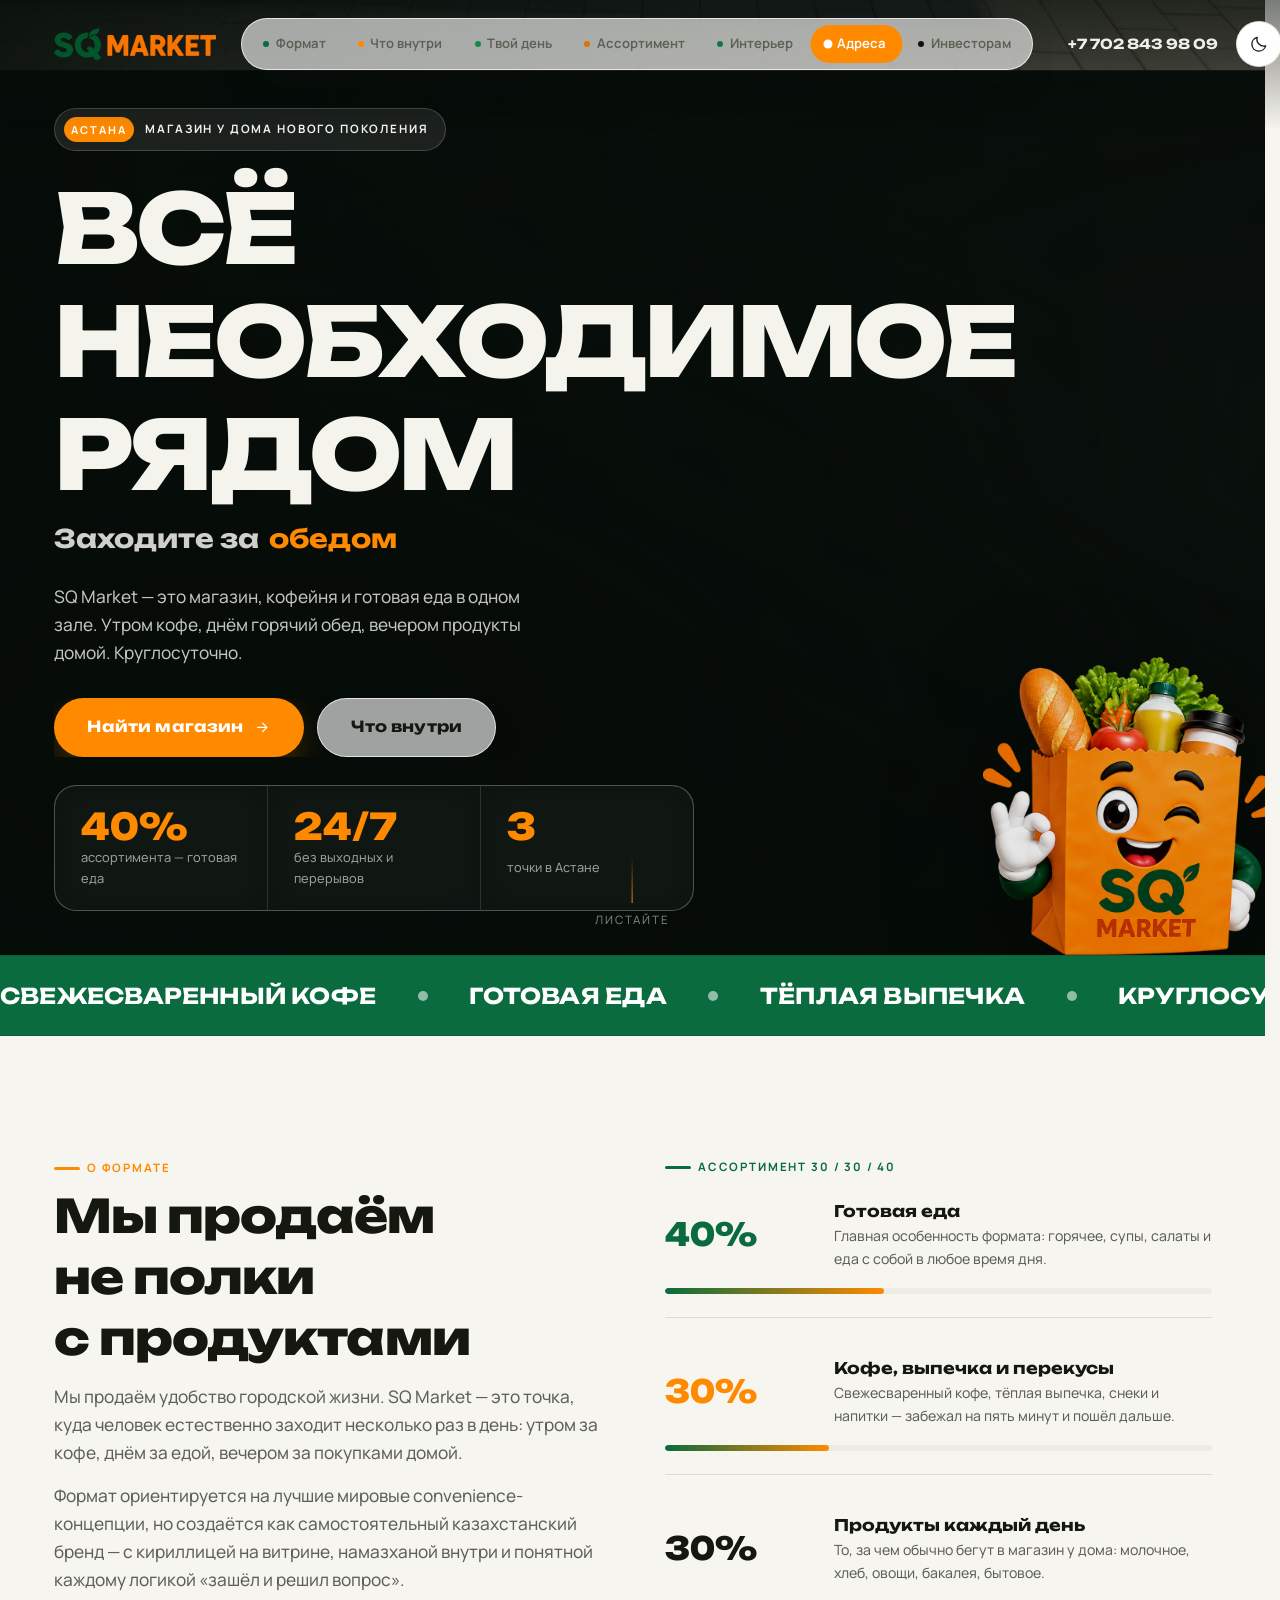
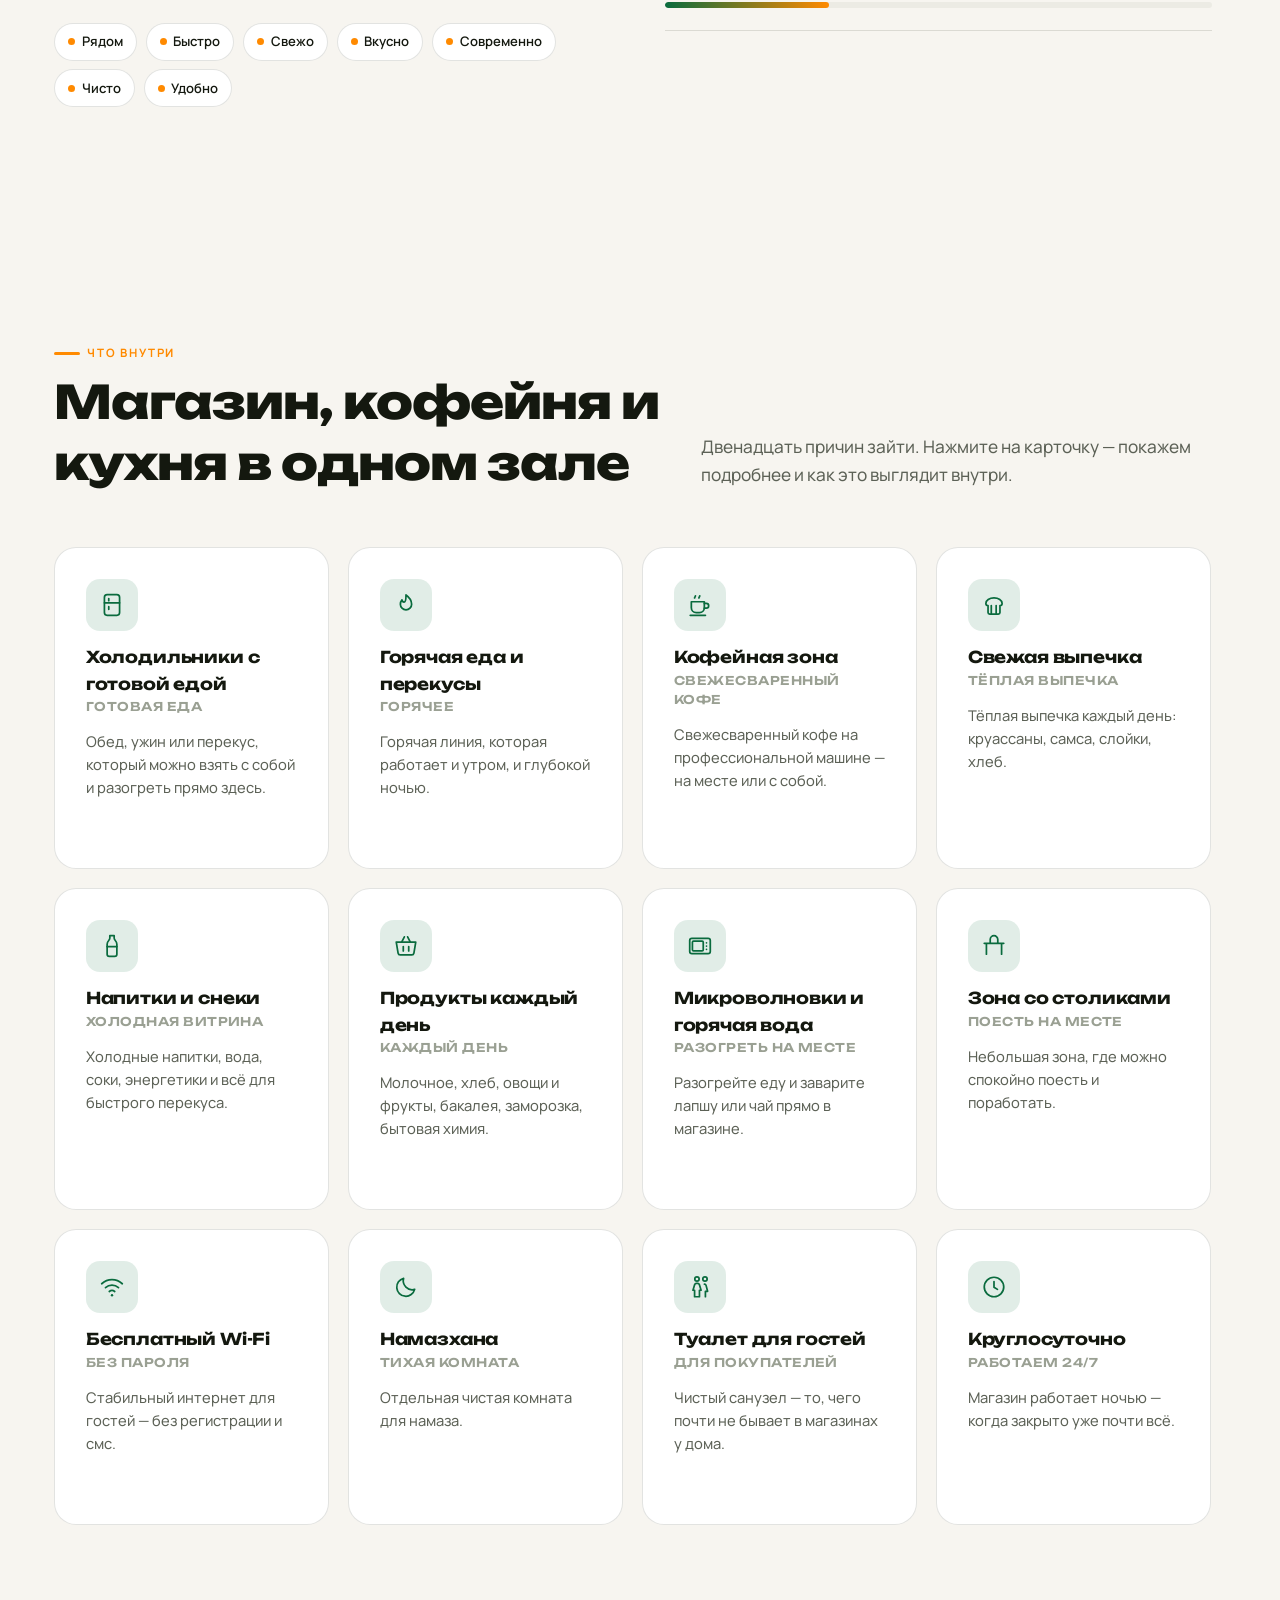
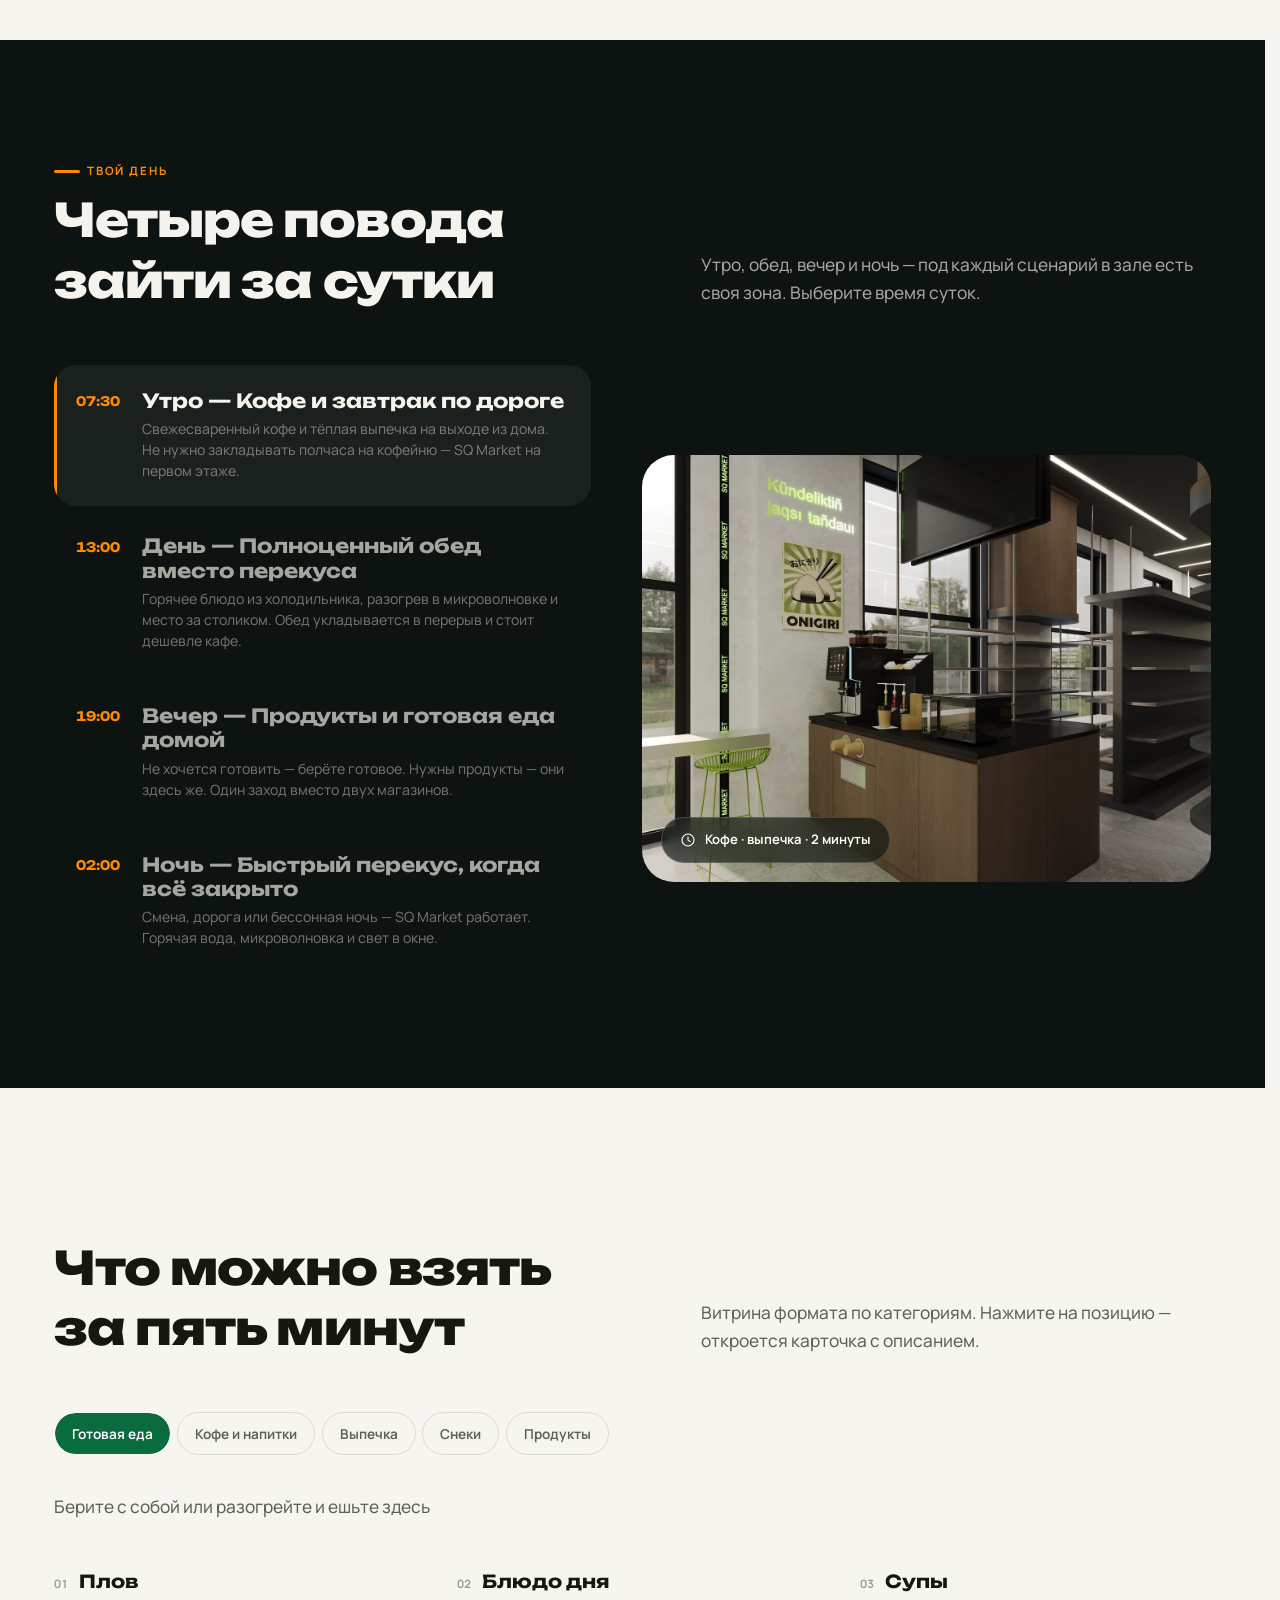
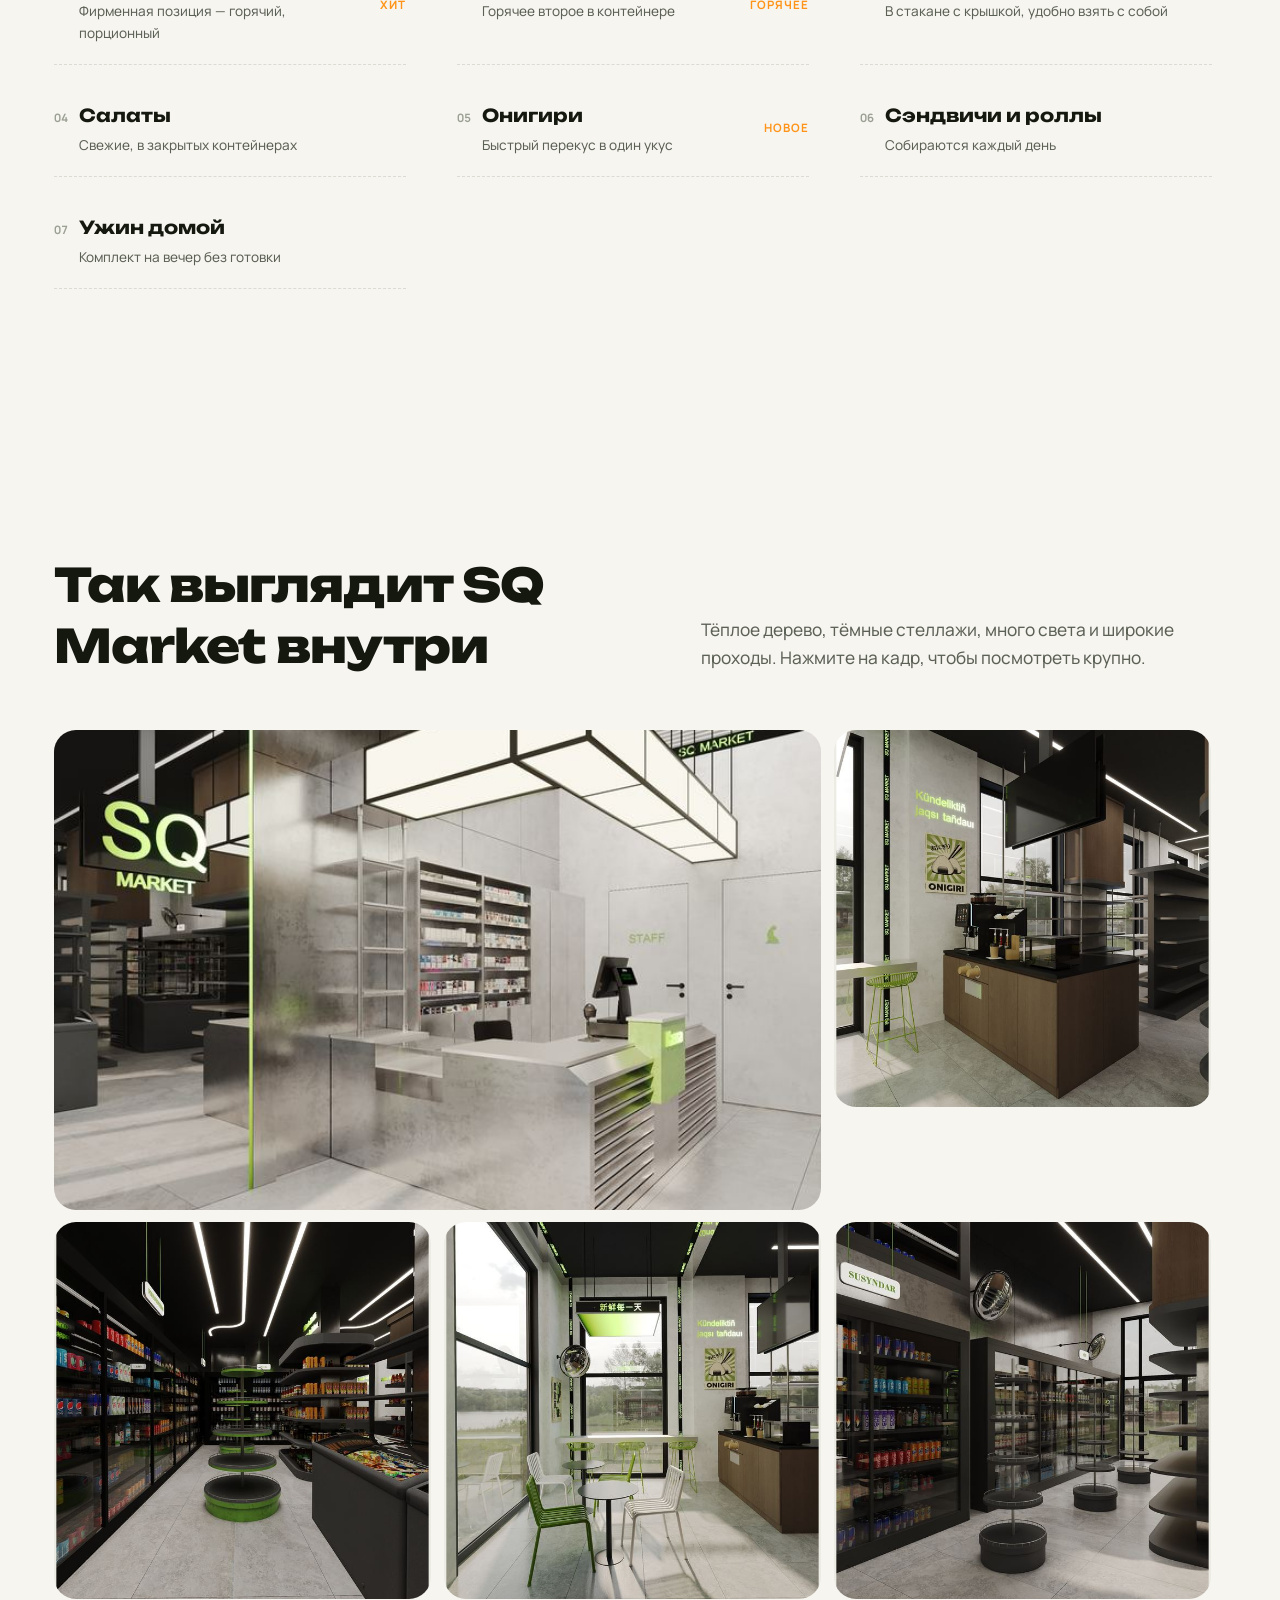
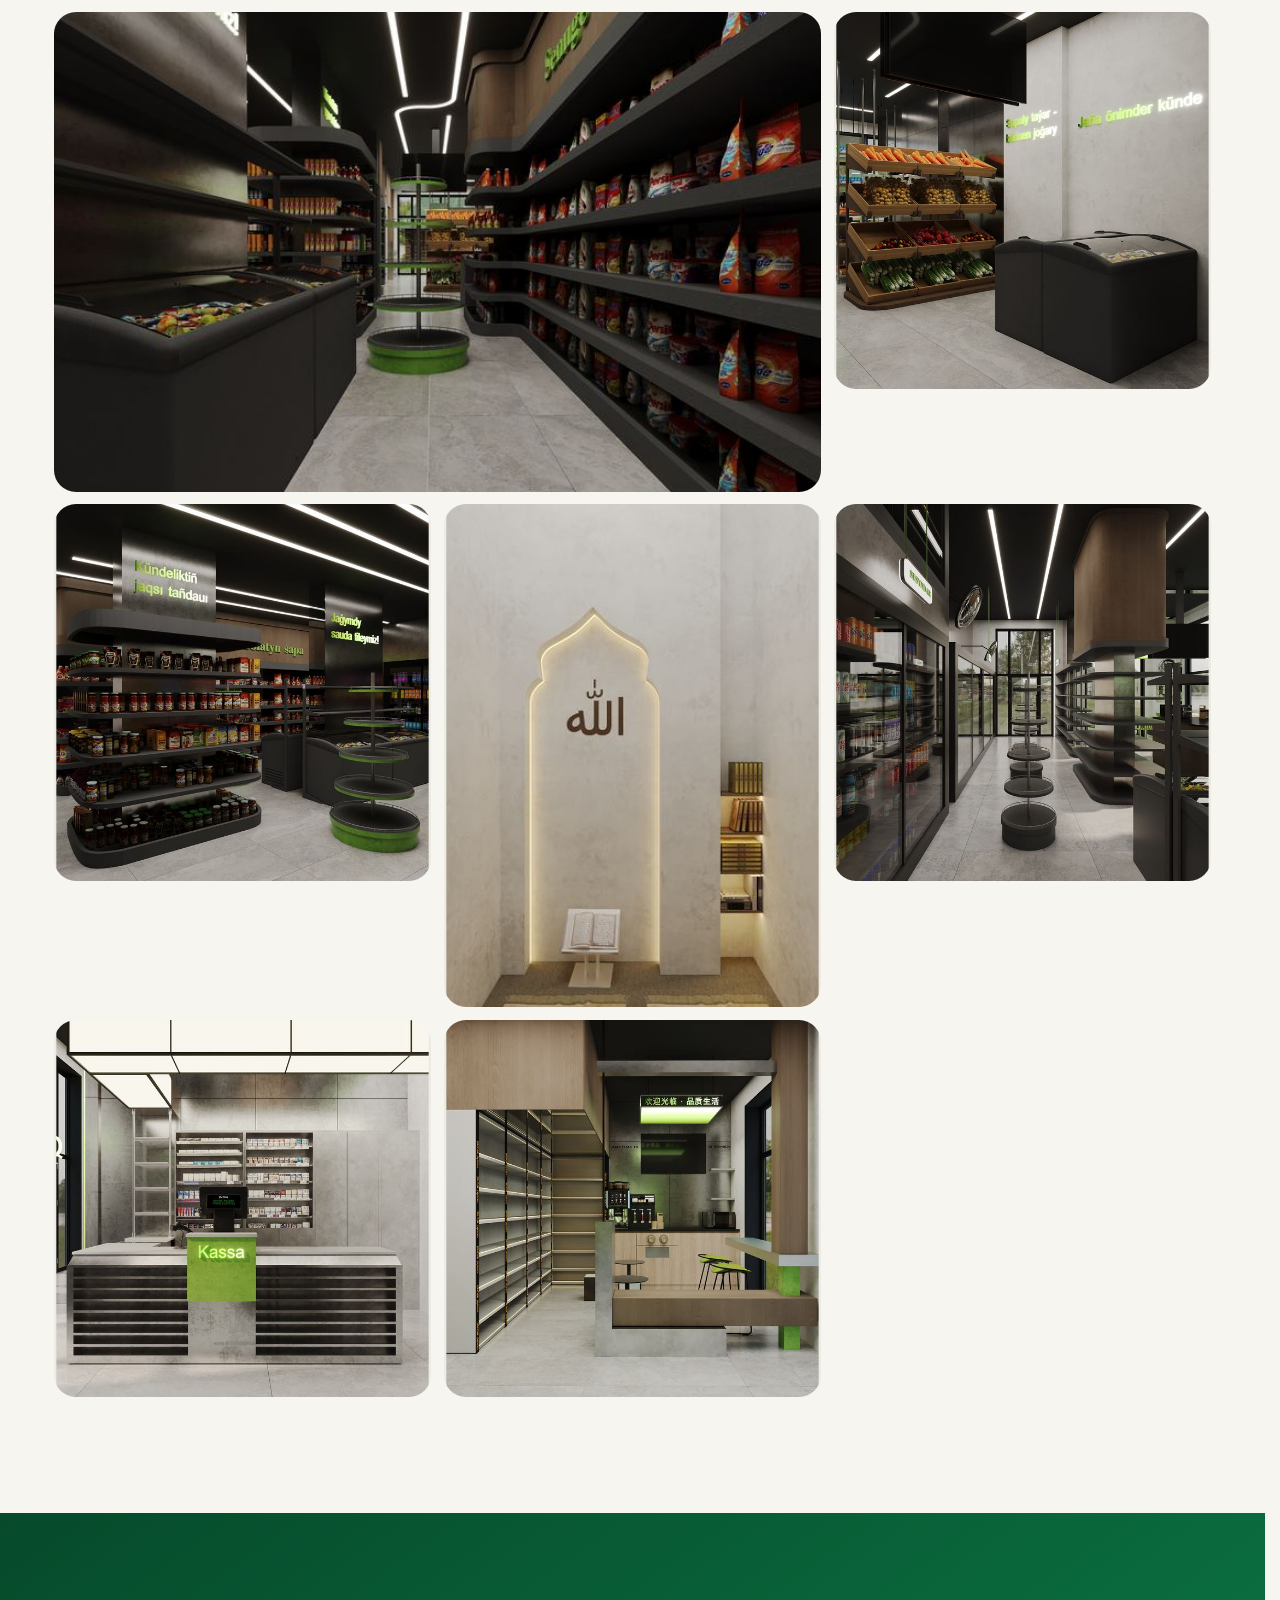
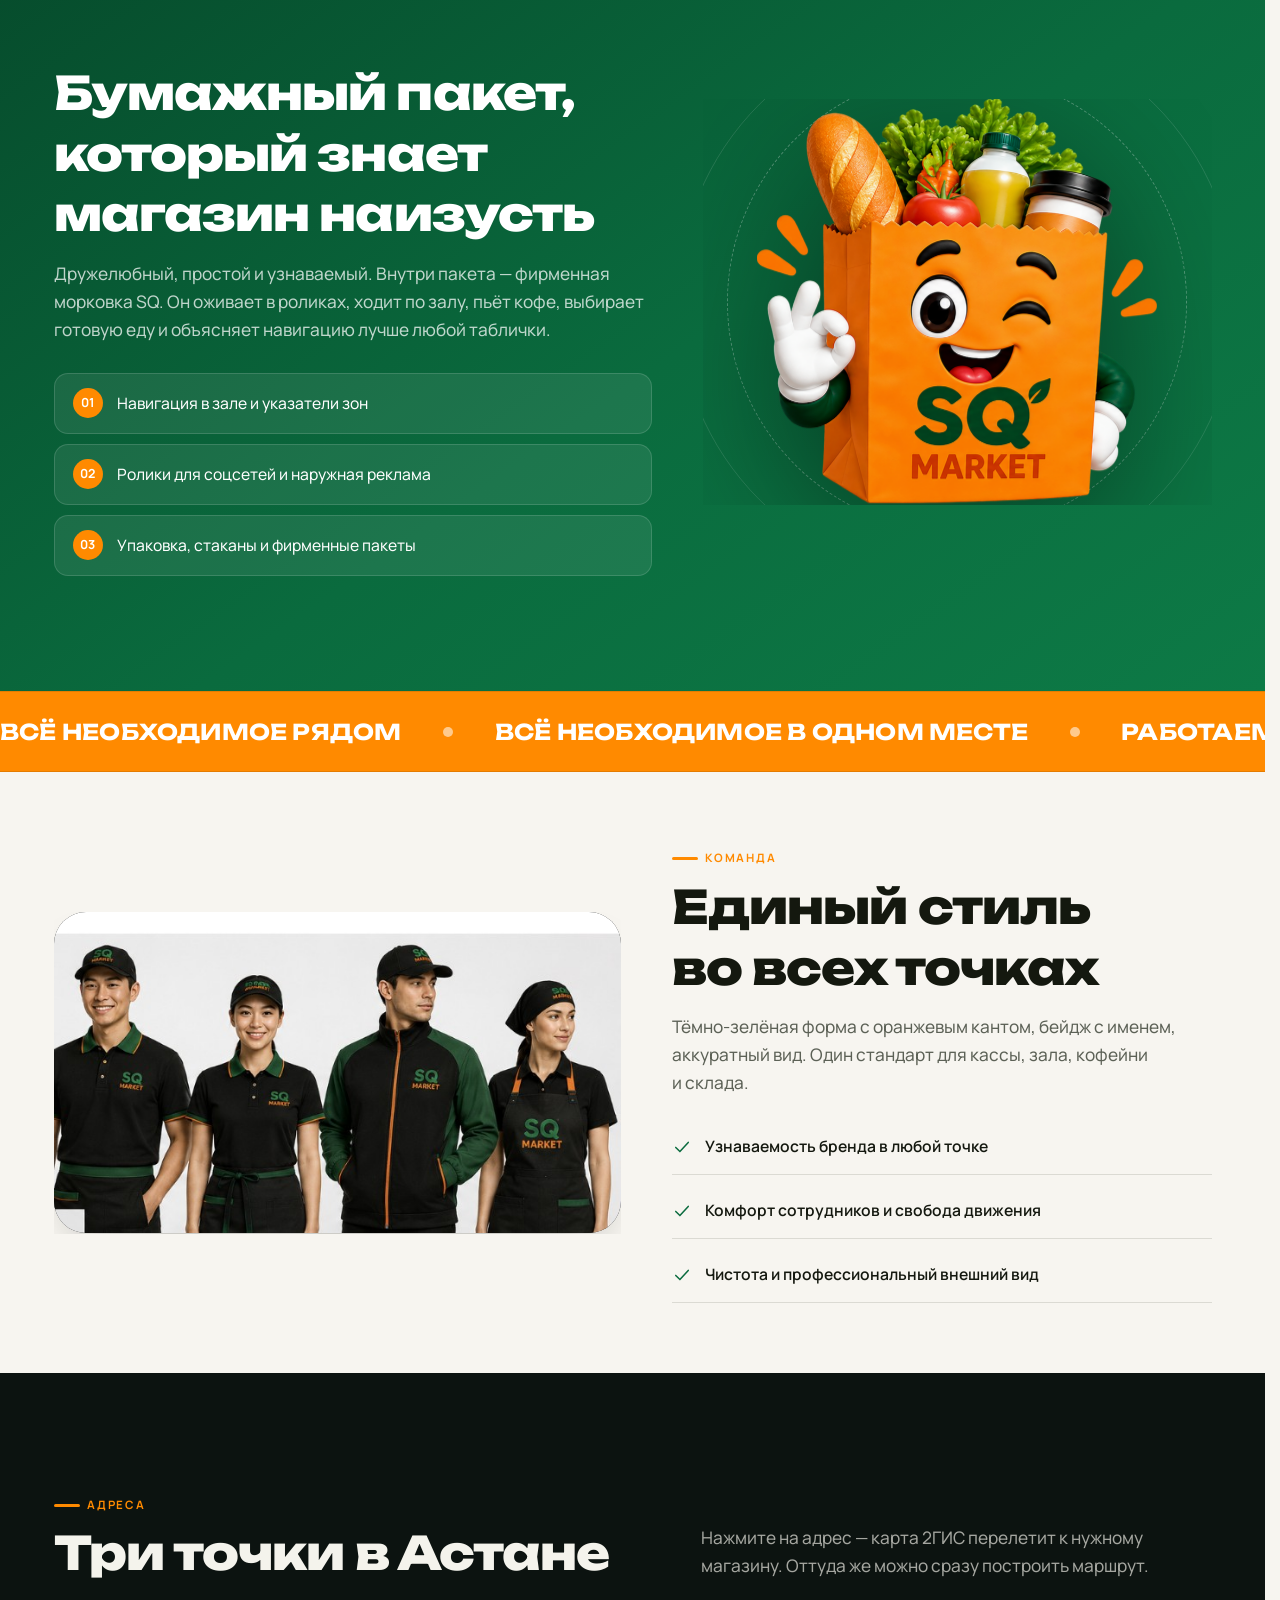
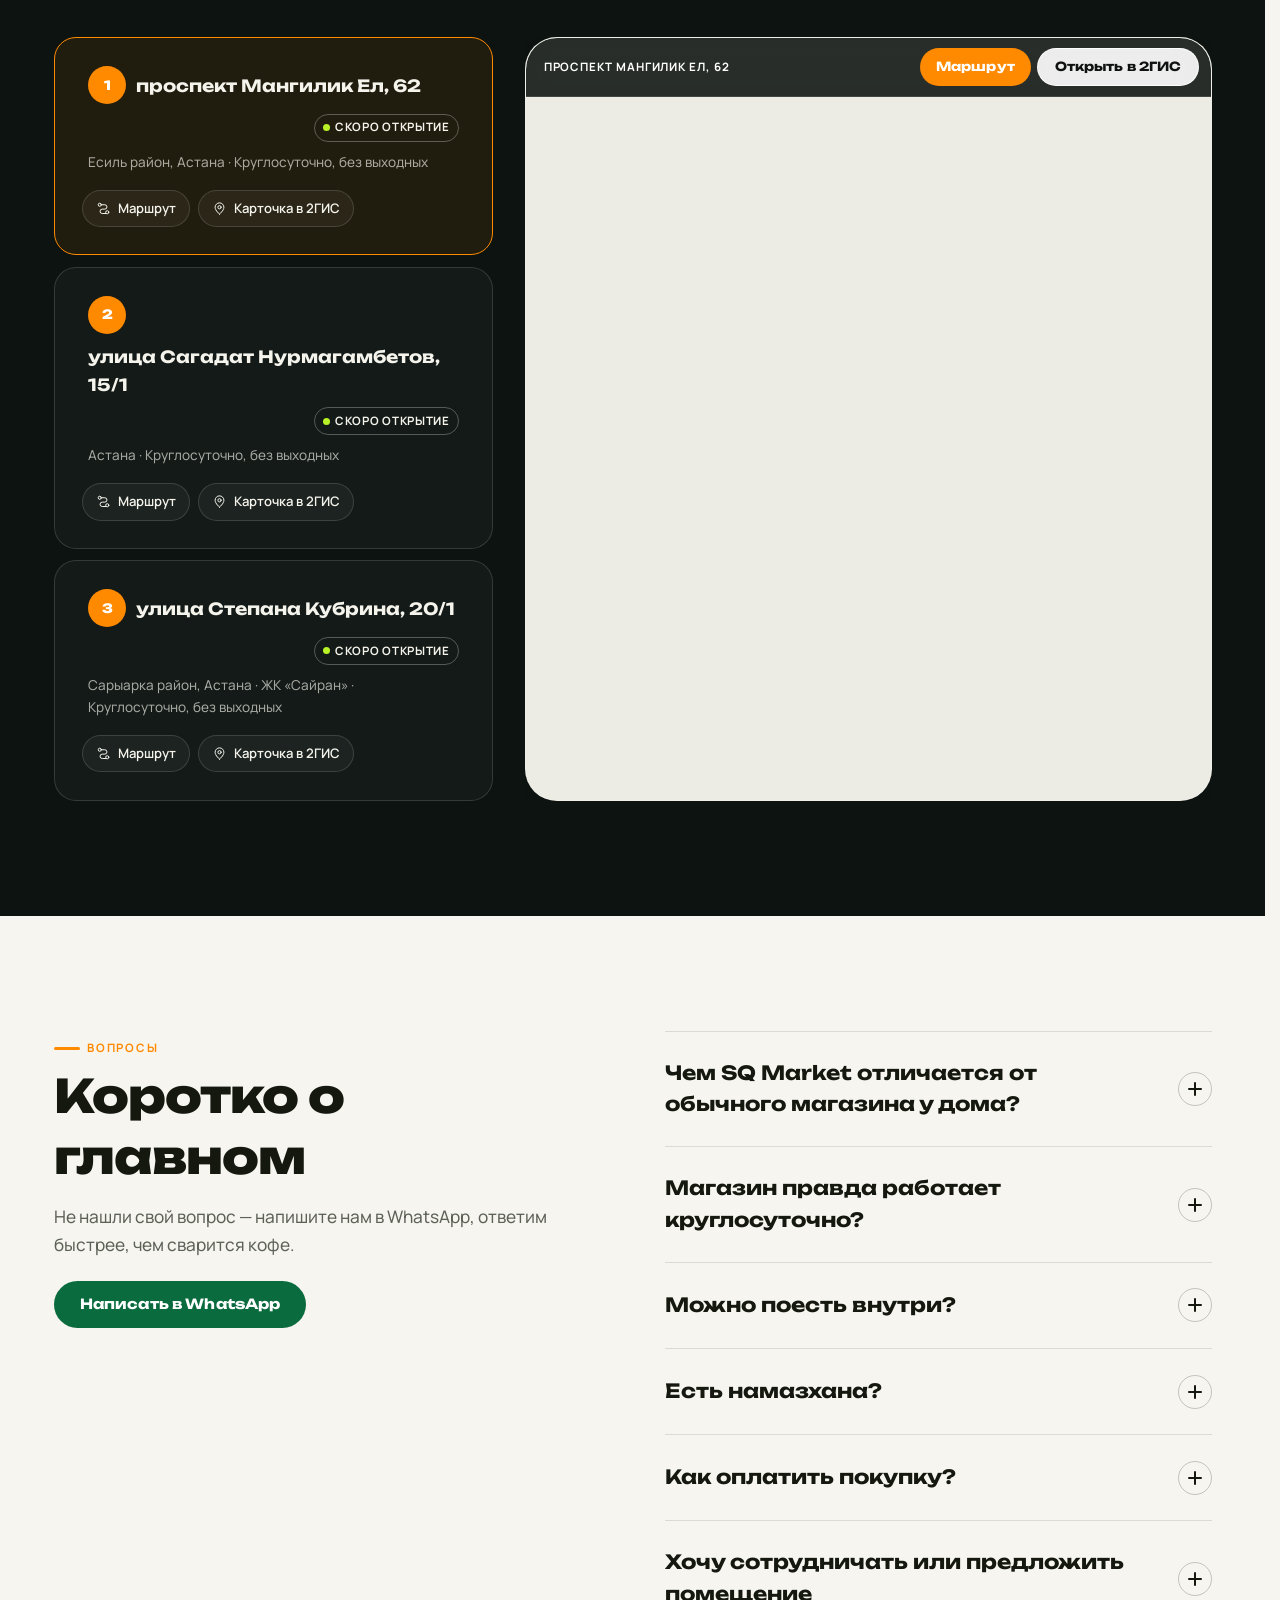
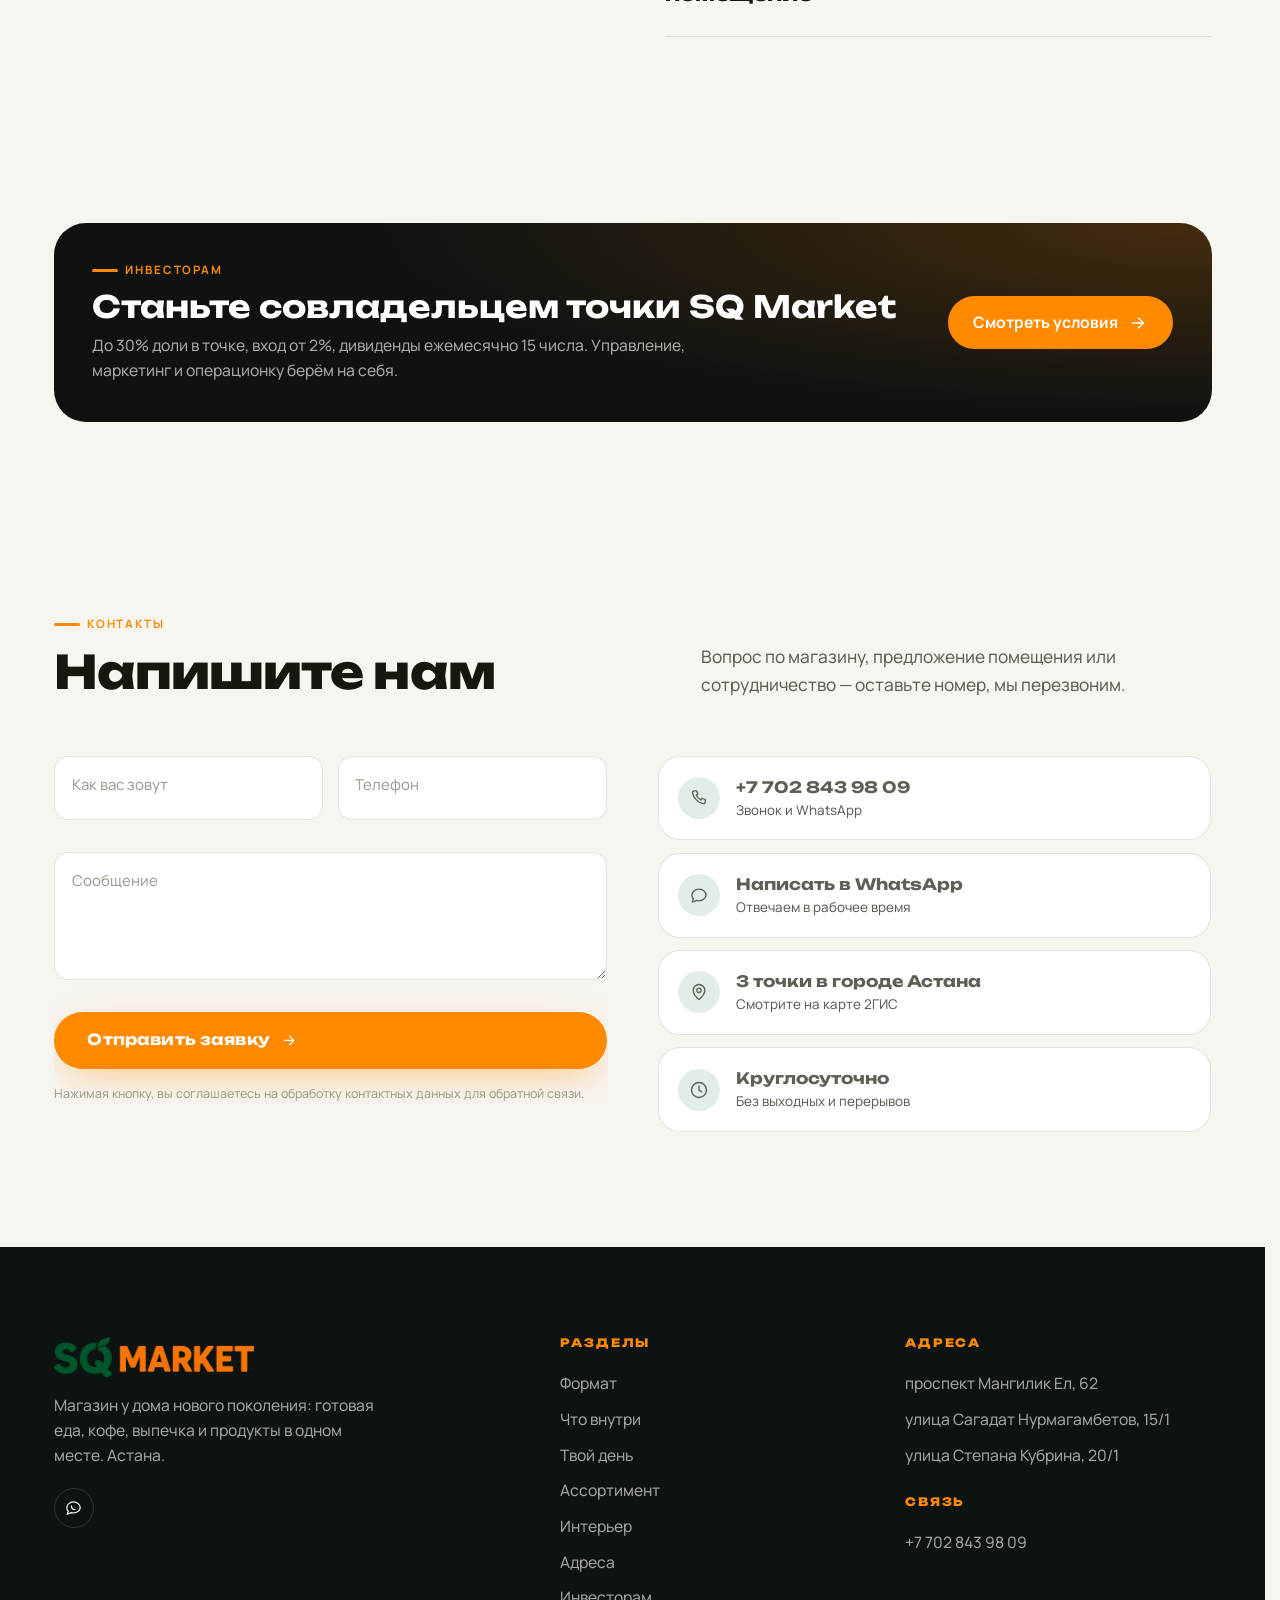
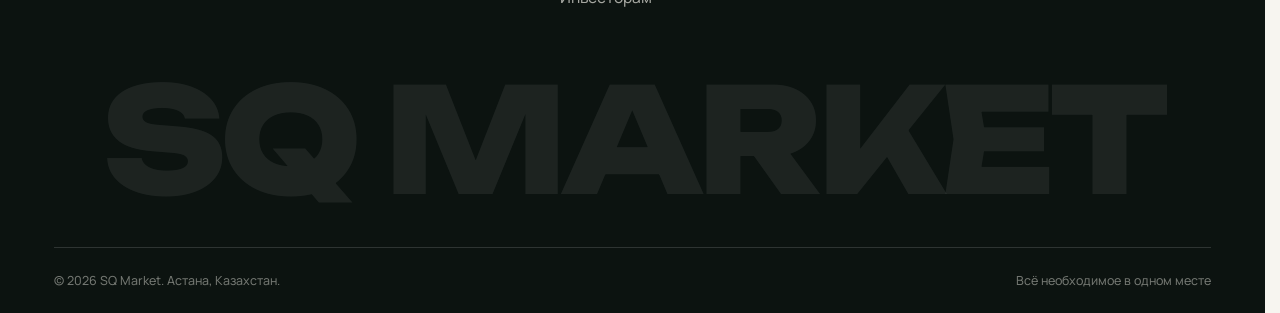
<file: index.html>
<!DOCTYPE html>
<html lang="ru" data-theme="light">
<head>
<meta charset="utf-8">
<meta name="viewport" content="width=device-width, initial-scale=1">
<title>SQ MARKET — магазин у дома нового поколения в Астане</title>
<meta name="description" content="SQ Market — современный convenience market в Астане: готовая еда, свежесваренный кофе, выпечка, продукты и зона со столиками. Круглосуточно, Wi-Fi, намазхана. Три точки в городе.">
<meta name="theme-color" content="#0a6b3e">

<meta property="og:type" content="website">
<meta property="og:title" content="SQ MARKET — всё необходимое рядом">
<meta property="og:description" content="Готовая еда, кофе, выпечка и продукты в одном месте. Круглосуточно. Астана.">
<meta property="og:url" content="https://sq-market.kz/">
<!-- Полный адрес: с относительным путём WhatsApp и Telegram картинку превью не показывают -->
<meta property="og:image" content="https://sq-market.kz/assets/img/facade-day.jpg">
<meta property="og:locale" content="ru_RU">
<link rel="canonical" href="https://sq-market.kz/">

<link rel="icon" href="assets/img/favicon.png" type="image/png">
<link rel="apple-touch-icon" href="assets/img/apple-touch-icon.png">

<link rel="preconnect" href="https://fonts.googleapis.com">
<link rel="preconnect" href="https://fonts.gstatic.com" crossorigin>
<link href="https://fonts.googleapis.com/css2?family=Manrope:wght@400;500;600;700&family=Unbounded:wght@600;700;800&display=swap" rel="stylesheet">

<link rel="stylesheet" href="assets/css/tokens.css?v=32">
<link rel="stylesheet" href="assets/css/base.css?v=32">
<link rel="stylesheet" href="assets/css/components.css?v=32">
<link rel="stylesheet" href="assets/css/sections.css?v=32">
<link rel="stylesheet" href="assets/css/mobile.css?v=32">
</head>

<body>

<!-- ============================================================
     ПРЕЛОАДЕР
     ============================================================ -->
<div id="preloader">
  <div class="preloader__inner">
    <img class="preloader__bag" src="assets/img/mascot.png" alt="" width="140" height="142">
    <div class="preloader__bar"><i></i></div>
    <p class="preloader__label">SQ Market · загружаем</p>
  </div>
</div>

<div class="scroll-progress" aria-hidden="true"></div>

<!-- ============================================================
     ШАПКА
     ============================================================ -->
<header class="site-header">
  <div class="wrap site-header__inner">
    <a class="brand" href="#top" aria-label="SQ Market — на главную">
      <img src="assets/img/logo-wordmark.png" alt="SQ Market" width="180" height="36">
    </a>

    <nav class="site-header__nav" aria-label="Основное меню">
      <div class="pill-nav"></div>
    </nav>

    <div class="site-header__actions">
      <a class="header-phone" href="#" data-phone>+7 702 843 98 09</a>
      <button class="icon-btn" type="button" data-theme-toggle aria-label="Сменить тему"></button>
      <a class="btn btn--accent btn--sm" href="#places" data-magnetic>
        <span class="btn__fill"></span>
        <span class="btn__slot"><span>Адреса</span><span aria-hidden="true">Адреса</span></span>
      </a>
      <button class="icon-btn burger" type="button" aria-expanded="false" aria-label="Меню">
        <span></span><span></span><span></span>
      </button>
    </div>
  </div>
</header>

<!-- Мобильное меню -->
<div class="mobile-nav" aria-hidden="true">
  <nav class="mobile-nav__links"></nav>
  <div class="mobile-nav__foot">
    <a class="btn btn--accent btn--block" href="#" data-wa target="_blank" rel="noopener">
      <span class="btn__fill"></span>
      <span class="btn__slot"><span>Написать в WhatsApp</span><span aria-hidden="true">Написать в WhatsApp</span></span>
    </a>
    <a class="btn btn--ghost btn--block" href="#" data-phone>
      <span class="btn__fill"></span>
      <span class="btn__slot"><span>+7 702 843 98 09</span><span aria-hidden="true">+7 702 843 98 09</span></span>
    </a>
  </div>
</div>

<main id="top">

  <!-- ============================================================
       ГЕРОЙ
       ============================================================ -->
  <section class="hero">
    <div class="hero__bg" data-parallax="0.12">
      <img src="assets/img/facade-day.jpg" alt="Фасад магазина SQ Market" fetchpriority="high" width="1600" height="1200">
    </div>
    <div class="hero__veil" aria-hidden="true"></div>
    <img class="hero__mascot" src="assets/img/mascot.png" alt="" aria-hidden="true" width="400" height="405">

    <div class="wrap hero__grid">
      <div>
        <p class="hero__kicker" data-reveal><b>Астана</b> Магазин у дома нового поколения</p>

        <h1 class="hero__title" data-split data-fit>Всё необходимое рядом</h1>

        <p class="hero__rot" data-reveal style="--d:340ms">
          Заходите за <span class="rotator"></span>
        </p>

        <p class="hero__sub" data-reveal style="--d:440ms">
          SQ Market — это магазин, кофейня и готовая еда в одном зале.
          Утром кофе, днём горячий обед, вечером продукты домой. Круглосуточно.
        </p>

        <div class="hero__cta" data-reveal style="--d:540ms">
          <a class="btn btn--accent btn--lg" href="#places" data-magnetic>
            <span class="btn__fill"></span>
            <span class="btn__slot"><span>Найти магазин</span><span aria-hidden="true">Найти магазин</span></span>
            <span class="btn__ico">
              <svg viewBox="0 0 24 24" fill="none" stroke="currentColor" stroke-width="1.8" stroke-linecap="round" stroke-linejoin="round"><path d="M5 12h13M12.5 6l6 6-6 6"/></svg>
              <svg viewBox="0 0 24 24" fill="none" stroke="currentColor" stroke-width="1.8" stroke-linecap="round" stroke-linejoin="round"><path d="M5 12h13M12.5 6l6 6-6 6"/></svg>
            </span>
          </a>
          <a class="btn btn--glass btn--lg" href="#inside" data-magnetic>
            <span class="btn__fill"></span>
            <span class="btn__slot"><span>Что внутри</span><span aria-hidden="true">Что внутри</span></span>
          </a>
        </div>

        <div class="hero__stats" id="hero-stats" data-reveal style="--d:640ms"></div>
      </div>
    </div>

    <div class="scroll-cue" aria-hidden="true"><i></i>листайте</div>
  </section>

  <!-- Бегущая строка -->
  <div class="ticker" aria-hidden="true">
    <div class="ticker__track" style="--dur:38s">
      <span class="ticker__item">Свежесваренный кофе</span>
      <span class="ticker__item">Готовая еда</span>
      <span class="ticker__item">Тёплая выпечка</span>
      <span class="ticker__item">Круглосуточно</span>
      <span class="ticker__item">Бесплатный Wi-Fi</span>
      <span class="ticker__item">Намазхана</span>
      <span class="ticker__item">Горячая вода</span>
      <span class="ticker__item">Горячая еда</span>
    </div>
  </div>

  <!-- ============================================================
       О ФОРМАТЕ
       ============================================================ -->
  <section id="about" class="section">
    <div class="wrap about__grid">
      <div class="about__sticky">
        <p class="label" data-reveal>О формате</p>
        <h2 data-split>Мы продаём не полки с продуктами</h2>
        <p class="lead" data-reveal style="--d:180ms">
          Мы продаём удобство городской жизни. SQ Market — это точка, куда человек
          естественно заходит несколько раз в день: утром за кофе, днём за едой,
          вечером за покупками домой.
        </p>
        <p class="lead" data-reveal style="--d:260ms">
          Формат ориентируется на лучшие мировые convenience-концепции, но создаётся
          как самостоятельный казахстанский бренд — с кириллицей на витрине,
          намазханой внутри и понятной каждому логикой «зашёл и решил вопрос».
        </p>
        <div class="row values" id="values" data-reveal style="--d:340ms"></div>
      </div>

      <div data-reveal="right">
        <p class="label label--green">Ассортимент 30 / 30 / 40</p>
        <div class="mix" id="mix"></div>
      </div>
    </div>
  </section>

  <!-- ============================================================
       ЧТО ВНУТРИ
       ============================================================ -->
  <section id="inside" class="section">
    <div class="wrap">
      <div class="sec-head sec-head--split">
        <div>
          <p class="label" data-reveal>Что внутри</p>
          <h2 data-split>Магазин, кофейня и кухня в одном зале</h2>
        </div>
        <p class="lead" data-reveal style="--d:200ms">
          Двенадцать причин зайти. Нажмите на карточку — покажем подробнее и
          как это выглядит внутри.
        </p>
      </div>
      <div class="inside__grid" id="inside-grid" data-dots></div>
      <div class="dots" hidden></div>
    </div>
  </section>

  <!-- ============================================================
       ТВОЙ ДЕНЬ С SQ
       ============================================================ -->
  <section id="day" class="section section--dark">
    <div class="wrap">
      <div class="sec-head sec-head--split">
        <div>
          <p class="label" data-reveal>Твой день</p>
          <h2 data-split>Четыре повода зайти за сутки</h2>
        </div>
        <p class="lead" data-reveal style="--d:200ms">
          Утро, обед, вечер и ночь — под каждый сценарий в зале есть своя зона.
          Выберите время суток.
        </p>
      </div>

      <div class="day__grid" data-tabs data-tabs-callback="sqDayTab">
        <div class="day__list" id="day-list" data-reveal="left"></div>
        <div class="day__stage" id="day-stage" data-reveal="right"></div>
      </div>
    </div>
  </section>

  <!-- ============================================================
       АССОРТИМЕНТ
       ============================================================ -->
  <section id="menu" class="section">
    <div class="wrap">
      <div class="sec-head sec-head--split">
        <div>
          <p class="label" data-reveal>Ассортимент</p>
          <h2 data-split>Что можно взять за пять минут</h2>
        </div>
        <p class="lead" data-reveal style="--d:200ms">
          Витрина формата по категориям. Нажмите на позицию — откроется карточка
          с описанием.
        </p>
      </div>

      <div class="menu__desktop" data-tabs data-reveal>
        <div class="tabs" id="menu-tabs"></div>
        <div id="menu-panels"></div>
      </div>

      <!-- то же самое для телефона: категории свёрнуты, секция короткая -->
      <div class="acc menu__mobile" id="menu-acc" data-reveal></div>
    </div>
  </section>

  <!-- ============================================================
       ГАЛЕРЕЯ
       ============================================================ -->
  <section id="gallery" class="section">
    <div class="wrap">
      <div class="sec-head sec-head--split">
        <div>
          <p class="label" data-reveal>Интерьер</p>
          <h2 data-split>Так выглядит SQ Market внутри</h2>
        </div>
        <p class="lead" data-reveal style="--d:200ms">
          Тёплое дерево, тёмные стеллажи, много света и широкие проходы.
          Нажмите на кадр, чтобы посмотреть крупно.
        </p>
      </div>
      <div class="gallery__grid" id="gallery-grid" data-dots></div>
      <div class="dots" hidden></div>
    </div>
  </section>

  <!-- ============================================================
       ПЕРСОНАЖ
       ============================================================ -->
  <section class="section mascot">
    <div class="wrap mascot__grid">
      <div>
        <p class="label" data-reveal style="color:#ffba00">Персонаж бренда</p>
        <h2 data-split>Бумажный пакет, который знает магазин наизусть</h2>
        <p class="lead" data-reveal style="--d:200ms">
          Дружелюбный, простой и узнаваемый. Внутри пакета — фирменная морковка SQ.
          Он оживает в роликах, ходит по залу, пьёт кофе, выбирает готовую еду
          и объясняет навигацию лучше любой таблички.
        </p>

        <div class="mascot__uses">
          <div class="mascot__use" data-reveal style="--d:260ms"><b>01</b><span>Навигация в зале и указатели зон</span></div>
          <div class="mascot__use" data-reveal style="--d:320ms"><b>02</b><span>Ролики для соцсетей и наружная реклама</span></div>
          <div class="mascot__use" data-reveal style="--d:380ms"><b>03</b><span>Упаковка, стаканы и фирменные пакеты</span></div>
        </div>
      </div>

      <div class="mascot__art" data-reveal="scale">
        <span class="mascot__ring mascot__ring--2" aria-hidden="true"></span>
        <span class="mascot__ring" aria-hidden="true"></span>
        <img src="assets/img/mascot.png" alt="Фирменный персонаж SQ Market — бумажный пакет" data-parallax="0.06" width="400" height="405">
      </div>
    </div>
  </section>

  <!-- Бегущая строка №2 -->
  <div class="ticker ticker--orange" aria-hidden="true">
    <div class="ticker__track" style="--dur:30s">
      <span class="ticker__item">Всё необходимое рядом</span>
      <span class="ticker__item">Всё необходимое в одном месте</span>
      <span class="ticker__item">Работаем ночью</span>
      <span class="ticker__item">Круглосуточно</span>
    </div>
  </div>

  <!-- ============================================================
       КОМАНДА
       ============================================================ -->
  <section class="section section--tight">
    <div class="wrap team__grid">
      <div class="team__photo" data-reveal="left">
        <img src="assets/img/uniform.jpg?v=32" alt="Форма сотрудников SQ Market" loading="lazy" width="656" height="372">
      </div>
      <div data-reveal="right">
        <p class="label">Команда</p>
        <h2 data-split>Единый стиль во всех точках</h2>
        <p class="lead">
          Тёмно-зелёная форма с оранжевым кантом, бейдж с именем, аккуратный вид.
          Один стандарт для кассы, зала, кофейни и склада.
        </p>
        <ul class="team__list" style="margin-top:1.4rem">
          <li class="team__item"><svg viewBox="0 0 24 24" width="20" height="20" fill="none" stroke="currentColor" stroke-width="1.8" stroke-linecap="round" stroke-linejoin="round"><path d="m4.5 12.5 5 5 10-11"/></svg>Узнаваемость бренда в любой точке</li>
          <li class="team__item"><svg viewBox="0 0 24 24" width="20" height="20" fill="none" stroke="currentColor" stroke-width="1.8" stroke-linecap="round" stroke-linejoin="round"><path d="m4.5 12.5 5 5 10-11"/></svg>Комфорт сотрудников и свобода движения</li>
          <li class="team__item"><svg viewBox="0 0 24 24" width="20" height="20" fill="none" stroke="currentColor" stroke-width="1.8" stroke-linecap="round" stroke-linejoin="round"><path d="m4.5 12.5 5 5 10-11"/></svg>Чистота и профессиональный внешний вид</li>
        </ul>
      </div>
    </div>
  </section>

  <!-- ============================================================
       АДРЕСА + КАРТА 2ГИС
       ============================================================ -->
  <section id="places" class="section section--dark">
    <div class="wrap">
      <div class="sec-head sec-head--split">
        <div>
          <p class="label" data-reveal>Адреса</p>
          <h2 data-split>Три точки в Астане</h2>
        </div>
        <p class="lead" data-reveal style="--d:200ms">
          Нажмите на адрес — карта 2ГИС перелетит к нужному магазину.
          Оттуда же можно сразу построить маршрут.
        </p>
      </div>

      <div class="places__grid">
        <div id="branches" data-reveal="left"></div>

        <div class="map" id="map" data-reveal="right">
          <div class="map__loader">Загружаем карту 2ГИС…</div>

          <!-- Показывается, если у точки ещё нет карточки в 2ГИС -->
          <div class="map__soon">
            <b>Точка ещё не появилась на карте 2ГИС</b>
            <span>Магазин готовится к открытию. Маршрут и адрес уже работают —
            кнопки на панели выше.</span>
          </div>
          <iframe id="map-frame" title="SQ Market на карте 2ГИС"
                  referrerpolicy="no-referrer-when-downgrade"></iframe>

          <!-- Панель поверх виджета: свои ссылки вместо его собственных,
               которые ведут на московский домен -->
          <div class="map__bar">
            <span class="map__tag"><span>Астана</span></span>
            <div class="map__actions">
            <a class="btn btn--accent btn--sm" data-map-route href="#" target="_blank" rel="noopener">
              <span class="btn__fill"></span>
              <span class="btn__slot"><span>Маршрут</span><span aria-hidden="true">Маршрут</span></span>
            </a>
            <a class="btn btn--glass btn--sm" data-map-open href="#" target="_blank" rel="noopener">
              <span class="btn__fill"></span>
              <span class="btn__slot"><span>Открыть в 2ГИС</span><span aria-hidden="true">Открыть в 2ГИС</span></span>
            </a>
            </div>
          </div>
        </div>
      </div>
    </div>
  </section>

  <!-- ============================================================
       ВОПРОСЫ
       ============================================================ -->
  <section id="faq" class="section">
    <div class="wrap about__grid">
      <div class="about__sticky">
        <p class="label" data-reveal>Вопросы</p>
        <h2 data-split>Коротко о главном</h2>
        <p class="lead" data-reveal style="--d:180ms">
          Не нашли свой вопрос — напишите нам в WhatsApp, ответим быстрее,
          чем сварится кофе.
        </p>
        <div class="row" style="margin-top:1.4rem" data-reveal style="--d:260ms">
          <a class="btn btn--primary" href="#" data-wa target="_blank" rel="noopener" data-magnetic>
            <span class="btn__fill"></span>
            <span class="btn__slot"><span>Написать в WhatsApp</span><span aria-hidden="true">Написать в WhatsApp</span></span>
          </a>
        </div>
      </div>

      <div class="acc" id="faq-list" data-reveal="right"></div>
    </div>
  </section>

  <!-- ============================================================
       ПОЛОСА «ИНВЕСТОРАМ» — ведёт на отдельную страницу invest.html
       ============================================================ -->
  <section class="section section--tight">
    <div class="wrap">
      <a class="invest-bridge" href="invest.html" data-reveal>
        <span class="invest-bridge__text">
          <span class="label">Инвесторам</span>
          <b>Станьте совладельцем точки SQ Market</b>
          <span class="invest-bridge__lead">
            До 30% доли в точке, вход от 2%, дивиденды ежемесячно 15 числа.
            Управление, маркетинг и операционку берём на себя.
          </span>
        </span>
        <span class="invest-bridge__go">
          Смотреть условия
          <svg viewBox="0 0 24 24" width="20" height="20" fill="none" stroke="currentColor" stroke-width="1.8" stroke-linecap="round" stroke-linejoin="round"><path d="M5 12h13M12.5 6l6 6-6 6"/></svg>
        </span>
      </a>
    </div>
  </section>

  <!-- ============================================================
       КОНТАКТЫ
       ============================================================ -->
  <section id="contact" class="section">
    <div class="wrap">
      <div class="sec-head sec-head--split">
        <div>
          <p class="label" data-reveal>Контакты</p>
          <h2 data-split>Напишите нам</h2>
        </div>
        <p class="lead" data-reveal style="--d:200ms">
          Вопрос по магазину, предложение помещения или сотрудничество —
          оставьте номер, мы перезвоним.
        </p>
      </div>

      <div class="contact__grid">
        <form class="contact__form" id="lead-form" novalidate data-reveal="left">
          <div class="contact__row">
            <div class="field">
              <input id="f-name" name="name" type="text" placeholder=" " required autocomplete="name">
              <label for="f-name">Как вас зовут</label>
              <p class="field__err"></p>
            </div>
            <div class="field">
              <input id="f-phone" name="phone" type="tel" placeholder=" " required autocomplete="tel">
              <label for="f-phone">Телефон</label>
              <p class="field__err"></p>
            </div>
          </div>
          <div class="field">
            <textarea id="f-msg" name="message" placeholder=" "></textarea>
            <label for="f-msg">Сообщение</label>
            <p class="field__err"></p>
          </div>

          <button class="btn btn--accent btn--lg" type="submit" data-magnetic>
            <span class="btn__fill"></span>
            <span class="btn__slot"><span>Отправить заявку</span><span aria-hidden="true">Отправить заявку</span></span>
            <span class="btn__ico">
              <svg viewBox="0 0 24 24" fill="none" stroke="currentColor" stroke-width="1.8" stroke-linecap="round" stroke-linejoin="round"><path d="M5 12h13M12.5 6l6 6-6 6"/></svg>
              <svg viewBox="0 0 24 24" fill="none" stroke="currentColor" stroke-width="1.8" stroke-linecap="round" stroke-linejoin="round"><path d="M5 12h13M12.5 6l6 6-6 6"/></svg>
            </span>
          </button>
          <p class="faint" style="font-size:.78rem">
            Нажимая кнопку, вы соглашаетесь на обработку контактных данных для обратной связи.
          </p>
        </form>

        <div class="contact__info" id="contact-info" data-reveal="right"></div>
      </div>
    </div>
  </section>
</main>

<!-- ============================================================
     ФУТЕР
     ============================================================ -->
<footer class="site-footer">
  <div class="wrap">
    <div class="footer__grid">
      <div class="footer__col">
        <img src="assets/img/logo-wordmark.png" alt="SQ Market" width="200" height="40" style="margin-bottom:1rem">
        <p class="muted" style="max-width:34ch">
          Магазин у дома нового поколения: готовая еда, кофе, выпечка и продукты
          в одном месте. Астана.
        </p>
        <div class="socials" id="socials" style="margin-top:1.2rem"></div>
      </div>

      <div class="footer__col">
        <h4>Разделы</h4>
        <ul id="footer-nav"></ul>
      </div>

      <div class="footer__col">
        <h4>Адреса</h4>
        <ul id="footer-addr"></ul>
        <h4 style="margin-top:1.4rem">Связь</h4>
        <a href="#" data-phone>+7 702 843 98 09</a>
      </div>
    </div>

    <div class="footer__big" aria-hidden="true" data-fit>SQ MARKET</div>

    <div class="footer__bottom">
      <span>© <span id="year"></span> SQ Market. Астана, Казахстан.</span>
      <span>Всё необходимое в одном месте</span>
    </div>
  </div>
</footer>

<button class="icon-btn to-top" type="button" aria-label="Наверх">
  <svg viewBox="0 0 24 24" width="20" height="20" fill="none" stroke="currentColor" stroke-width="1.8" stroke-linecap="round" stroke-linejoin="round"><path d="M12 19V5M6 11.5 12 5l6 6.5"/></svg>
</button>

<!-- ============================================================
     ВСПЛЫВАЮЩИЕ ОКНА
     ============================================================ -->
<div class="modal" id="modal" role="dialog" aria-modal="true" aria-hidden="true">
  <div class="modal__backdrop"></div>
  <div class="modal__panel">
    <button class="modal__close" type="button" aria-label="Закрыть">
      <svg viewBox="0 0 24 24" width="20" height="20" fill="none" stroke="currentColor" stroke-width="1.8" stroke-linecap="round"><path d="m6 6 12 12M18 6 6 18"/></svg>
    </button>
    <div class="modal__content"></div>
  </div>
</div>

<div class="modal lightbox" id="lightbox" role="dialog" aria-modal="true" aria-hidden="true" aria-label="Галерея">
  <div class="modal__backdrop"></div>
  <div class="modal__panel">
    <div class="lightbox__stage"><img alt=""></div>
    <div class="lightbox__bar">
      <span class="lightbox__caption"></span>
      <span class="row">
        <span class="lightbox__count"></span>
        <button class="icon-btn" type="button" data-lb-prev aria-label="Предыдущий кадр">
          <svg viewBox="0 0 24 24" width="20" height="20" fill="none" stroke="currentColor" stroke-width="1.8" stroke-linecap="round" stroke-linejoin="round"><path d="M19 12H6M11.5 6 5 12l6.5 6"/></svg>
        </button>
        <button class="icon-btn" type="button" data-lb-next aria-label="Следующий кадр">
          <svg viewBox="0 0 24 24" width="20" height="20" fill="none" stroke="currentColor" stroke-width="1.8" stroke-linecap="round" stroke-linejoin="round"><path d="M5 12h13M12.5 6l6 6-6 6"/></svg>
        </button>
        <button class="icon-btn" type="button" data-lb-close aria-label="Закрыть">
          <svg viewBox="0 0 24 24" width="20" height="20" fill="none" stroke="currentColor" stroke-width="1.8" stroke-linecap="round"><path d="m6 6 12 12M18 6 6 18"/></svg>
        </button>
      </span>
    </div>
  </div>
</div>

<!-- ============================================================
     СКРИПТЫ. Порядок важен.
     data.js — контент · icons.js — иконки · core.js — ядро
     ============================================================ -->
<script src="assets/js/data.js?v=32"></script>
<script src="assets/js/icons.js?v=32"></script>
<script src="assets/js/core.js?v=32"></script>
<script src="assets/js/ui.js?v=32"></script>
<script src="assets/js/modal.js?v=32"></script>
<script src="assets/js/nav.js?v=32"></script>
<script src="assets/js/map.js?v=32"></script>
<script src="assets/js/render.js?v=32"></script>
<script src="assets/js/main.js?v=32"></script>
</body>
</html>
</file>
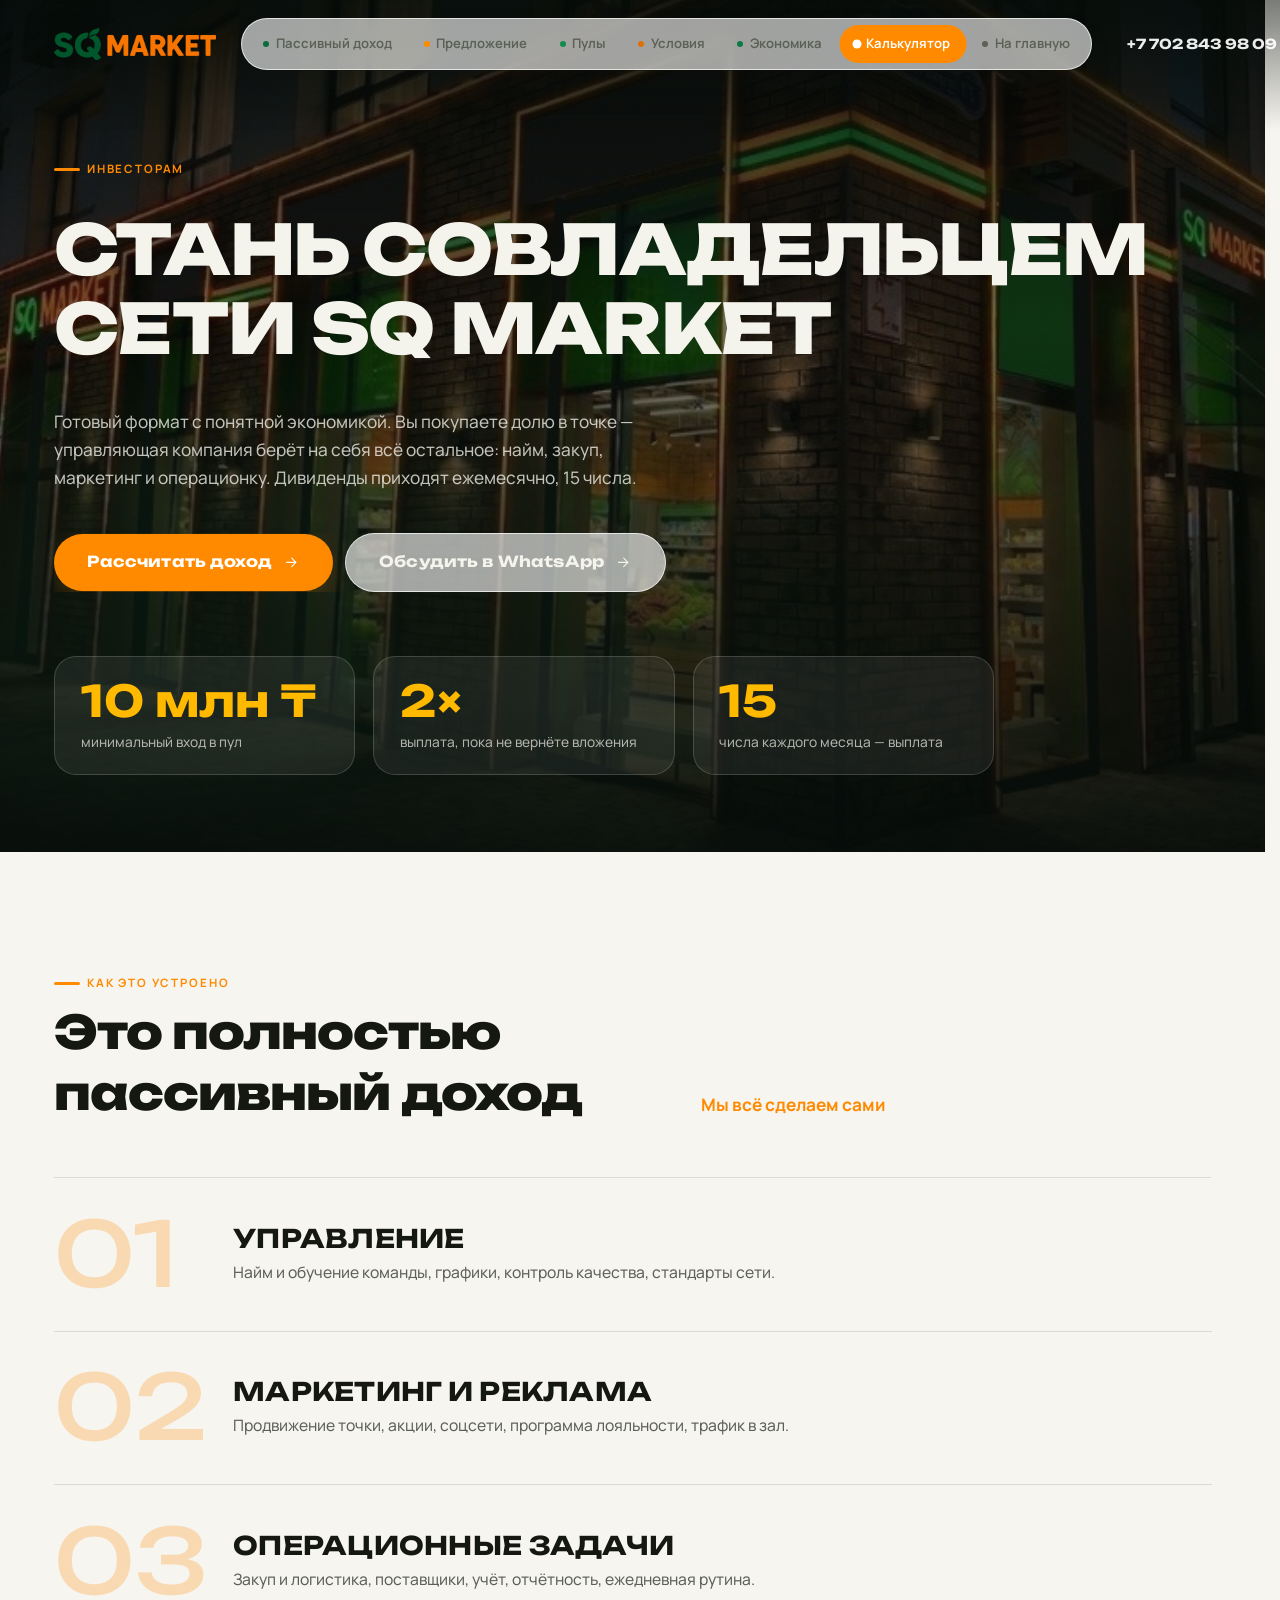
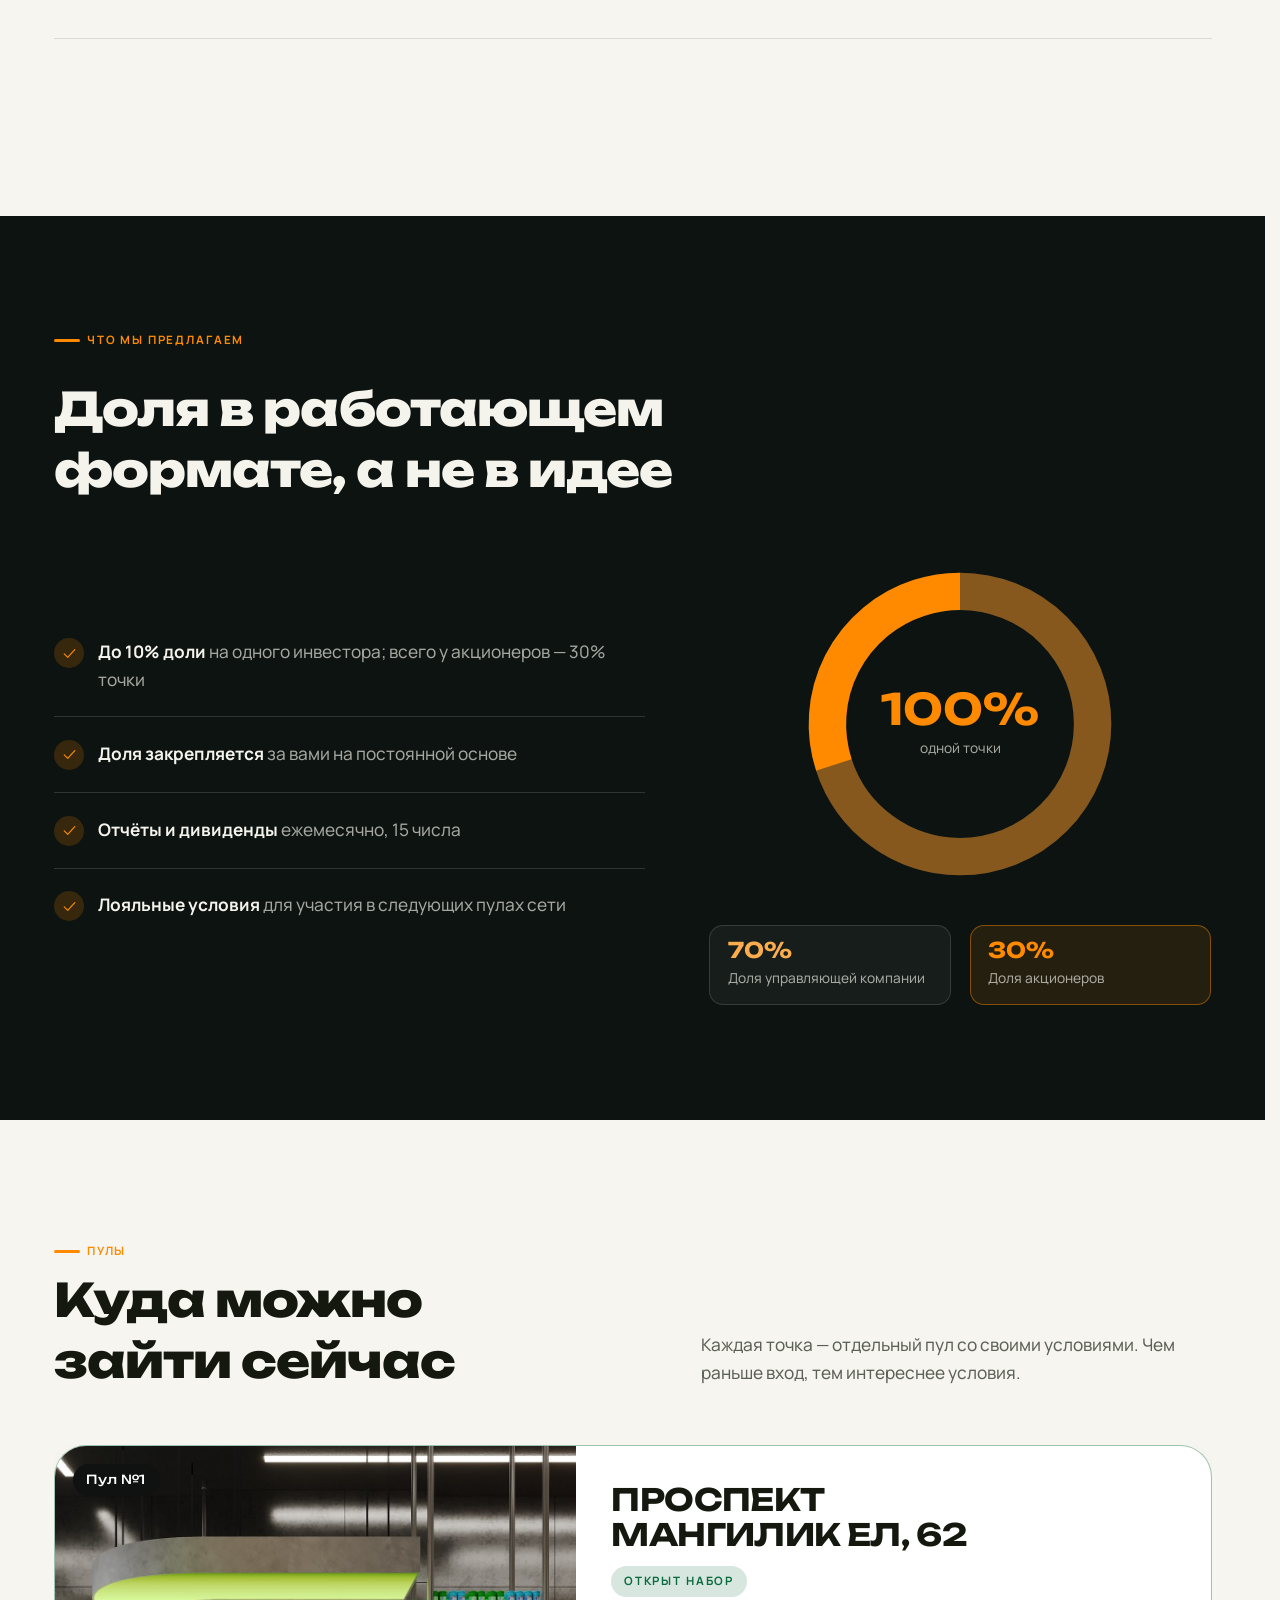
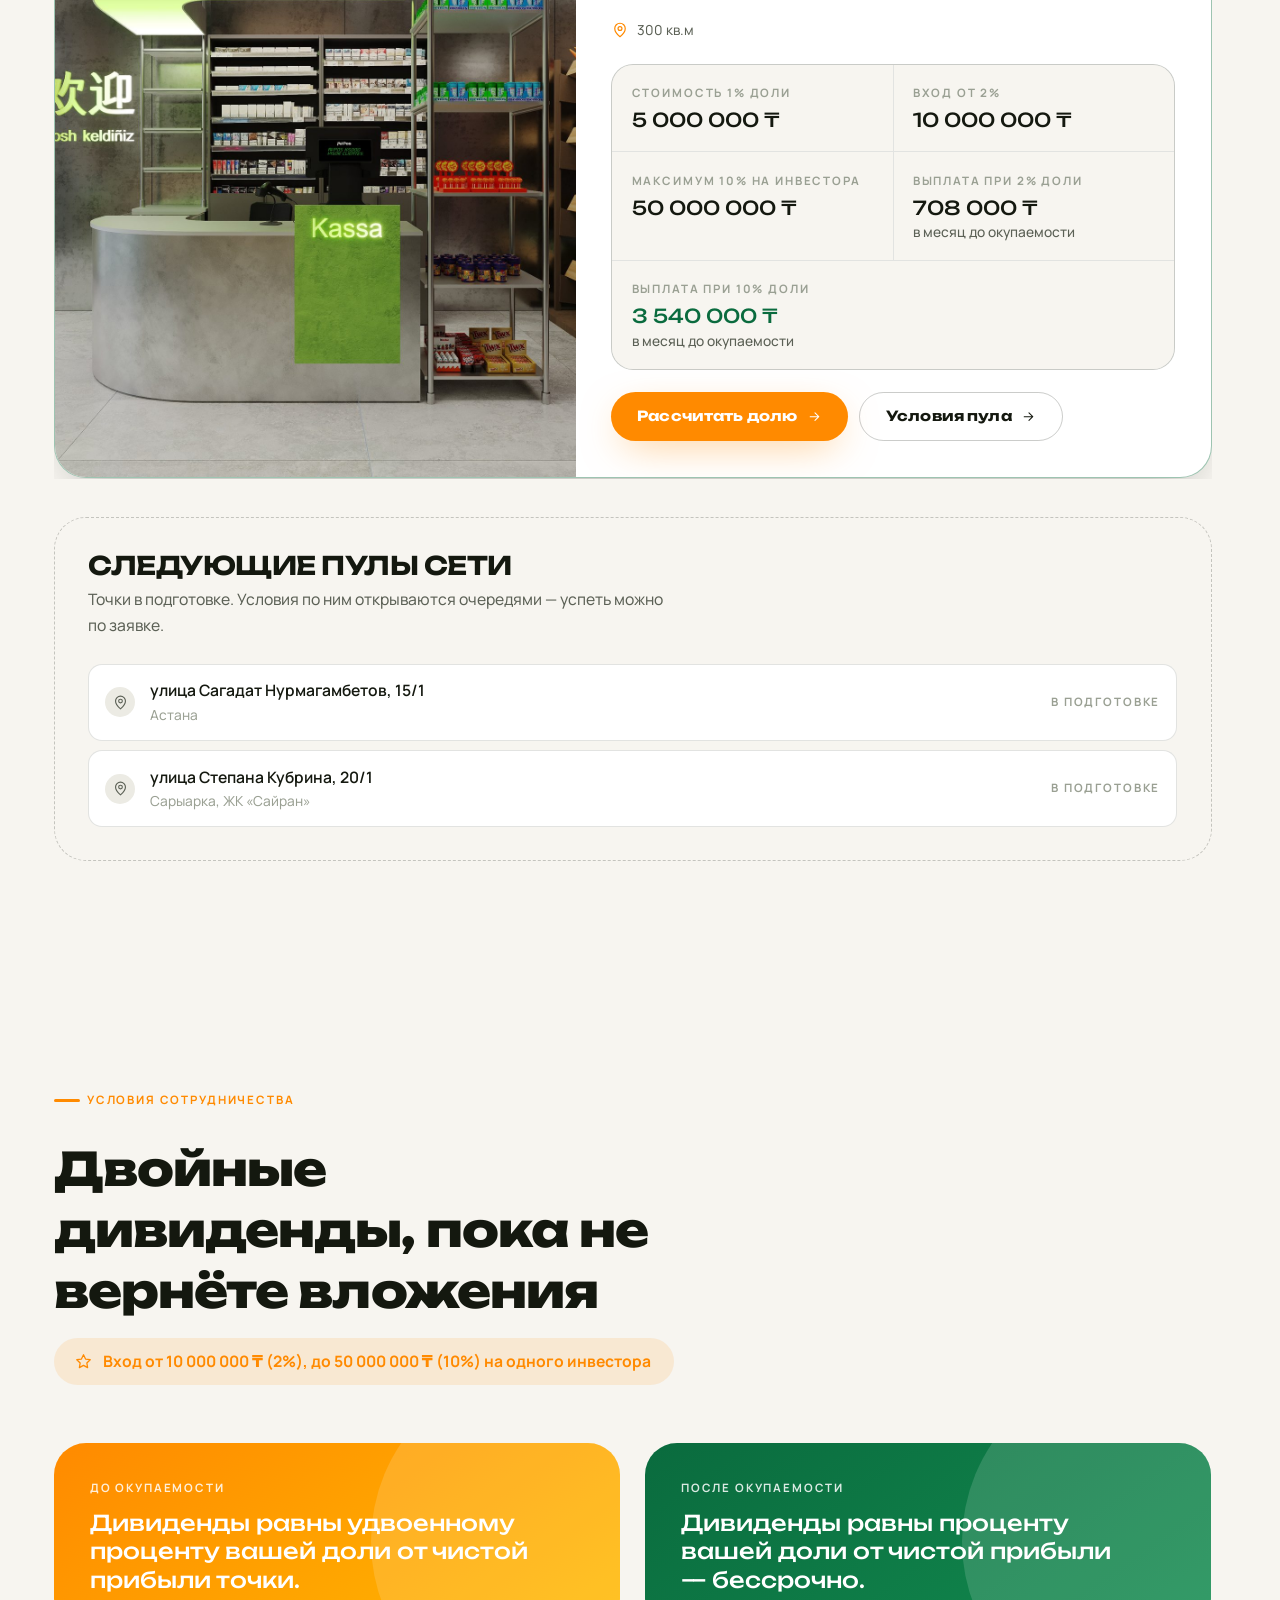
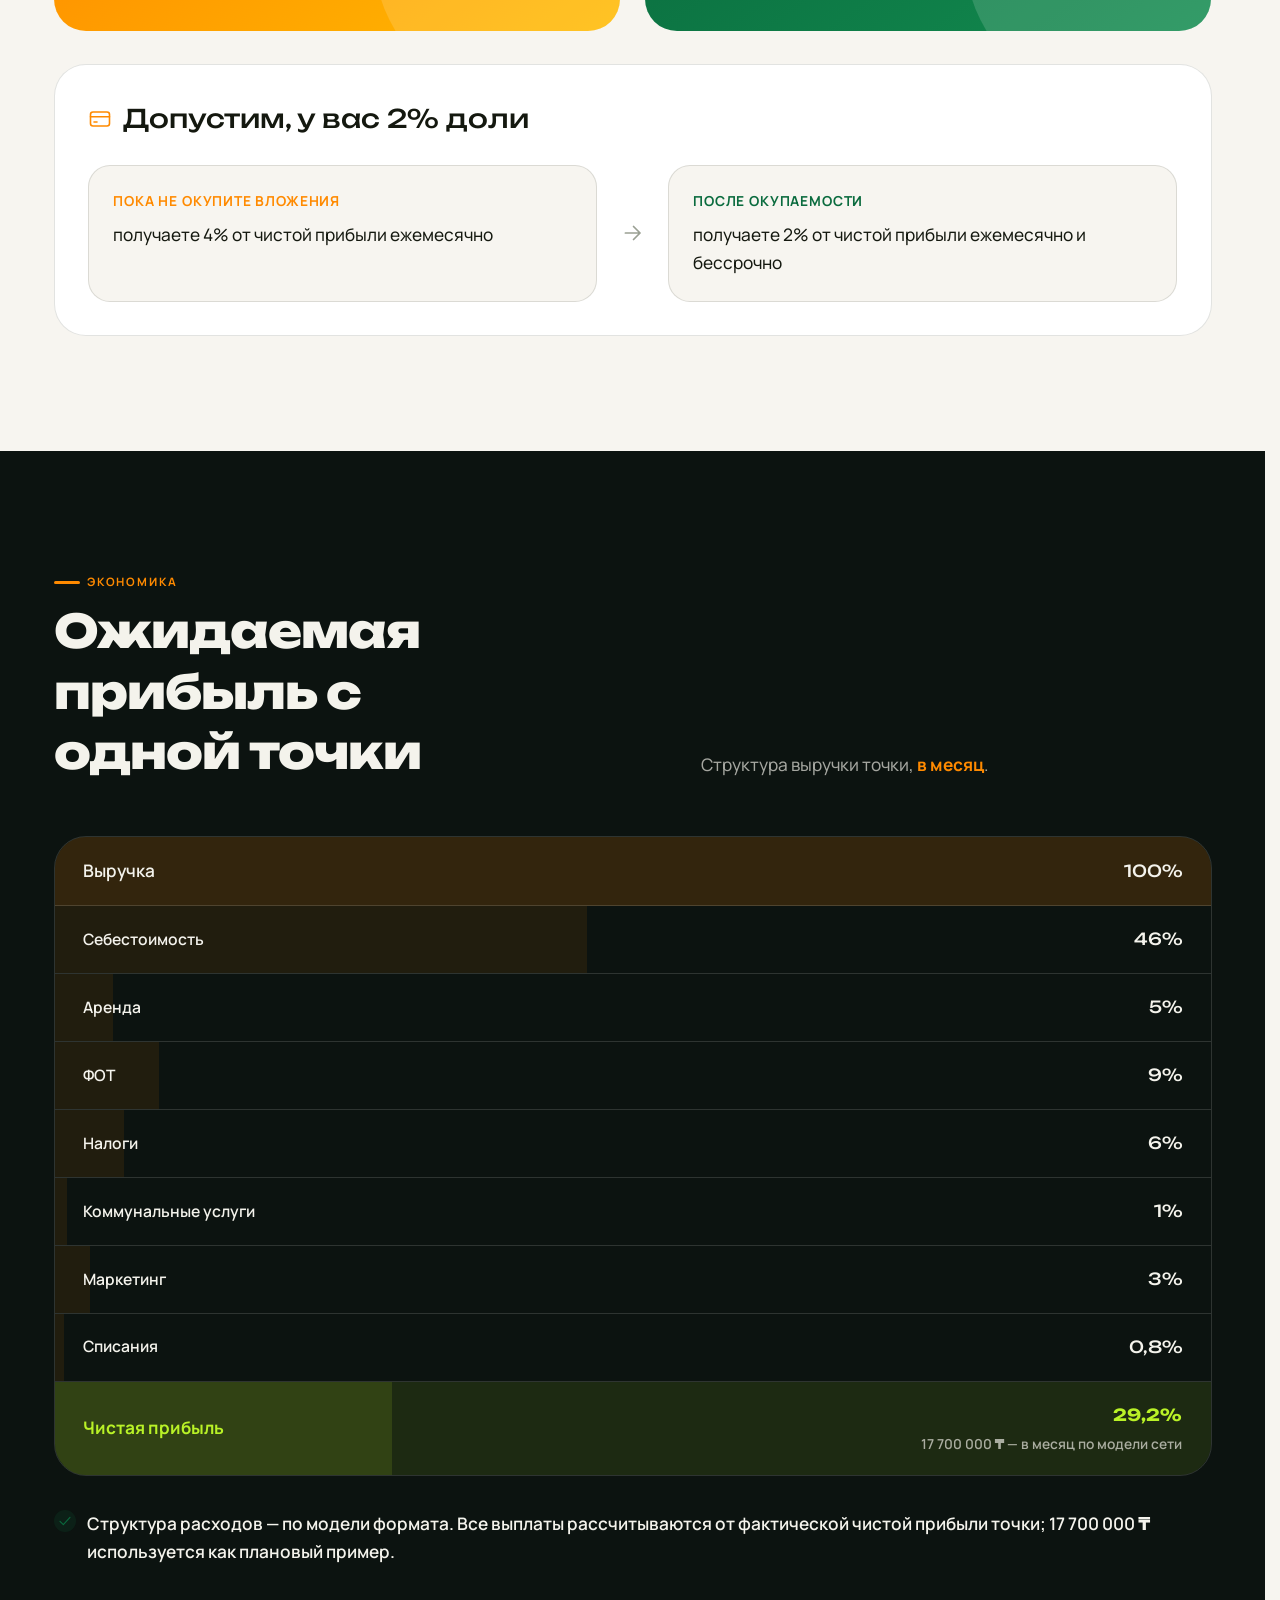
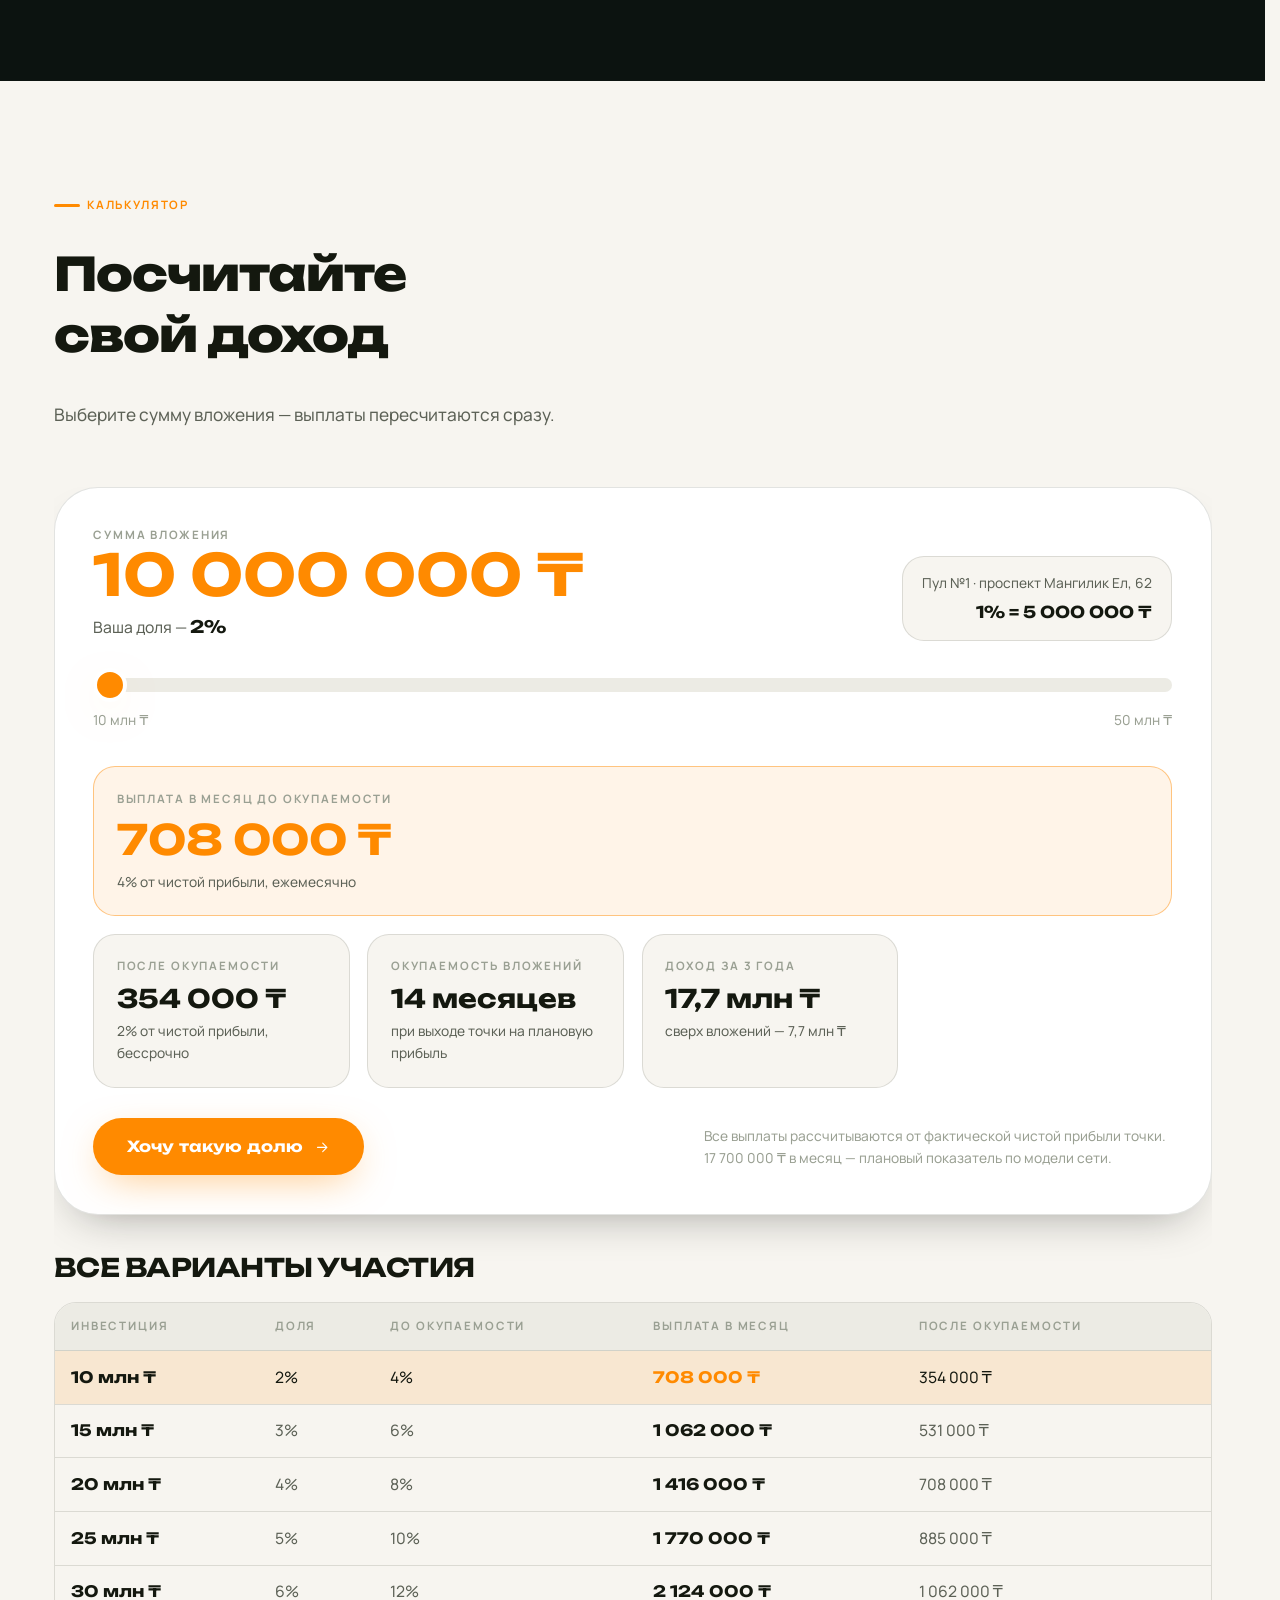
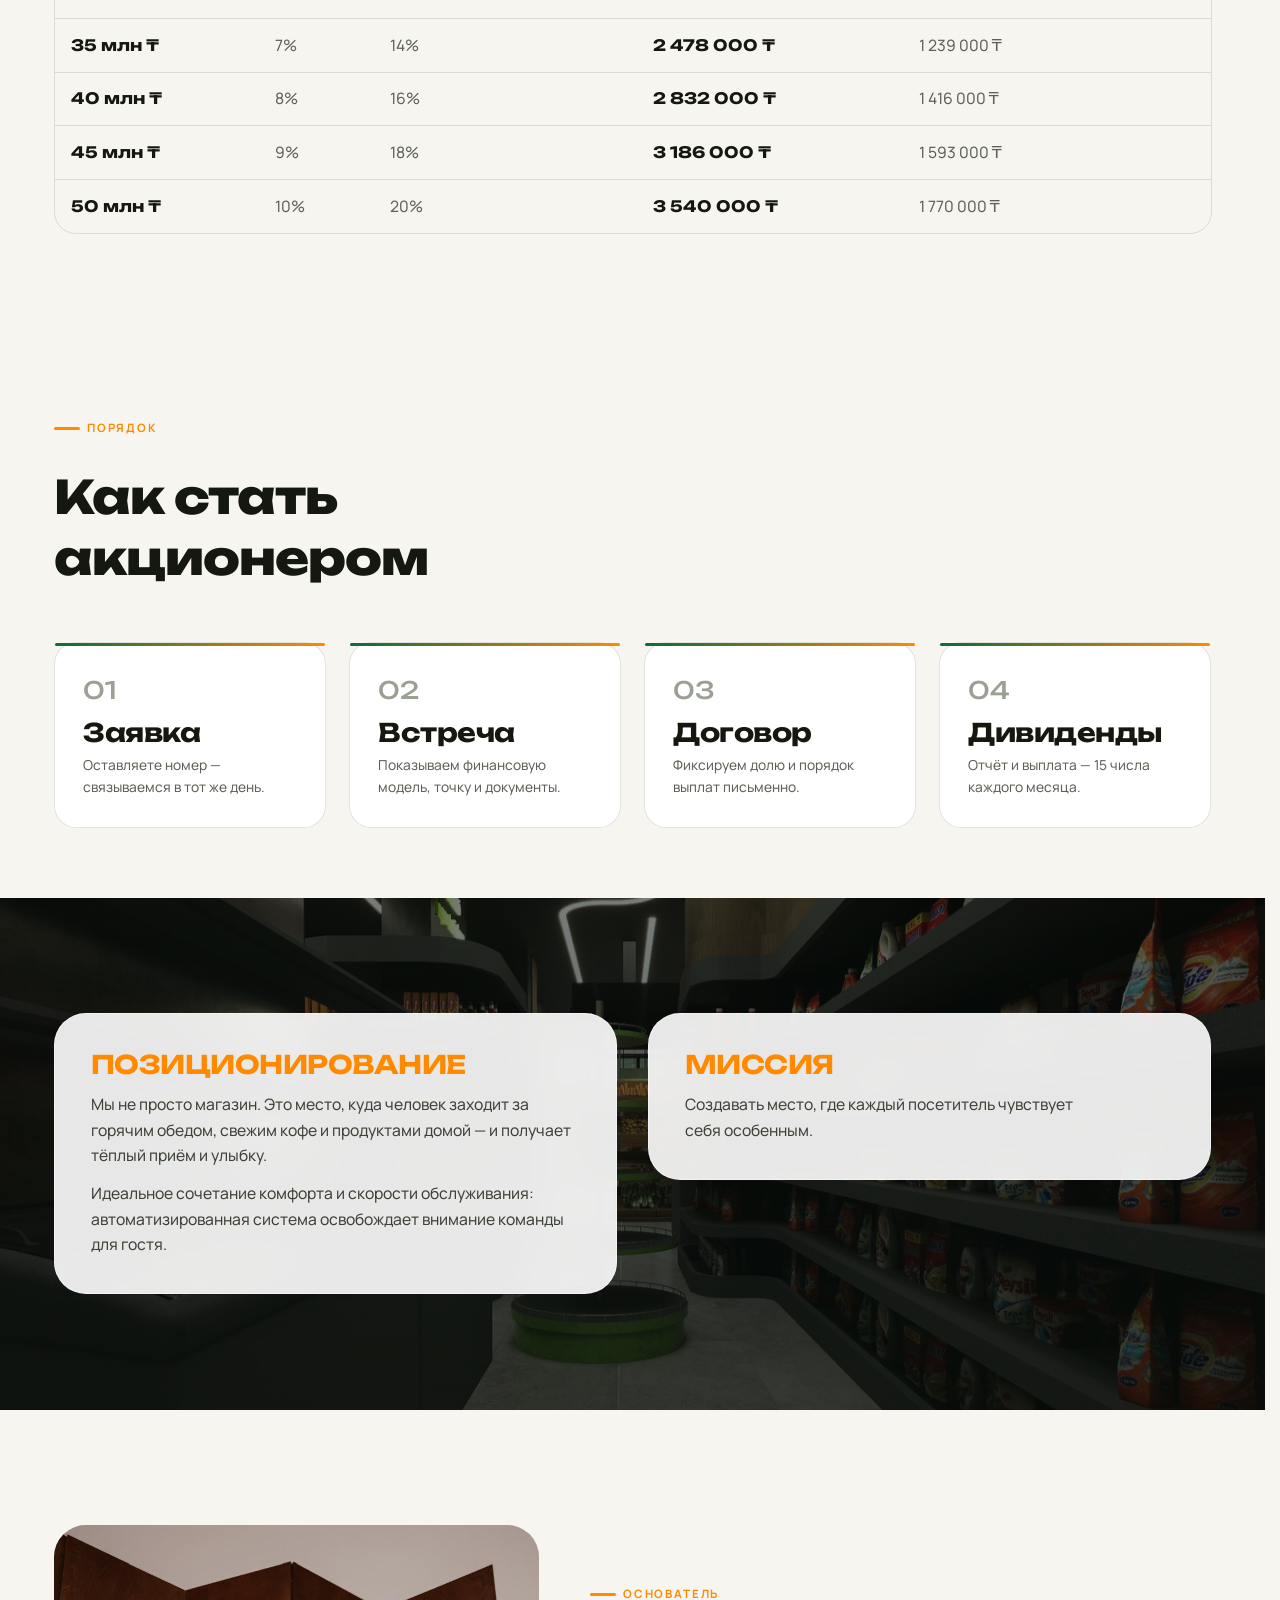
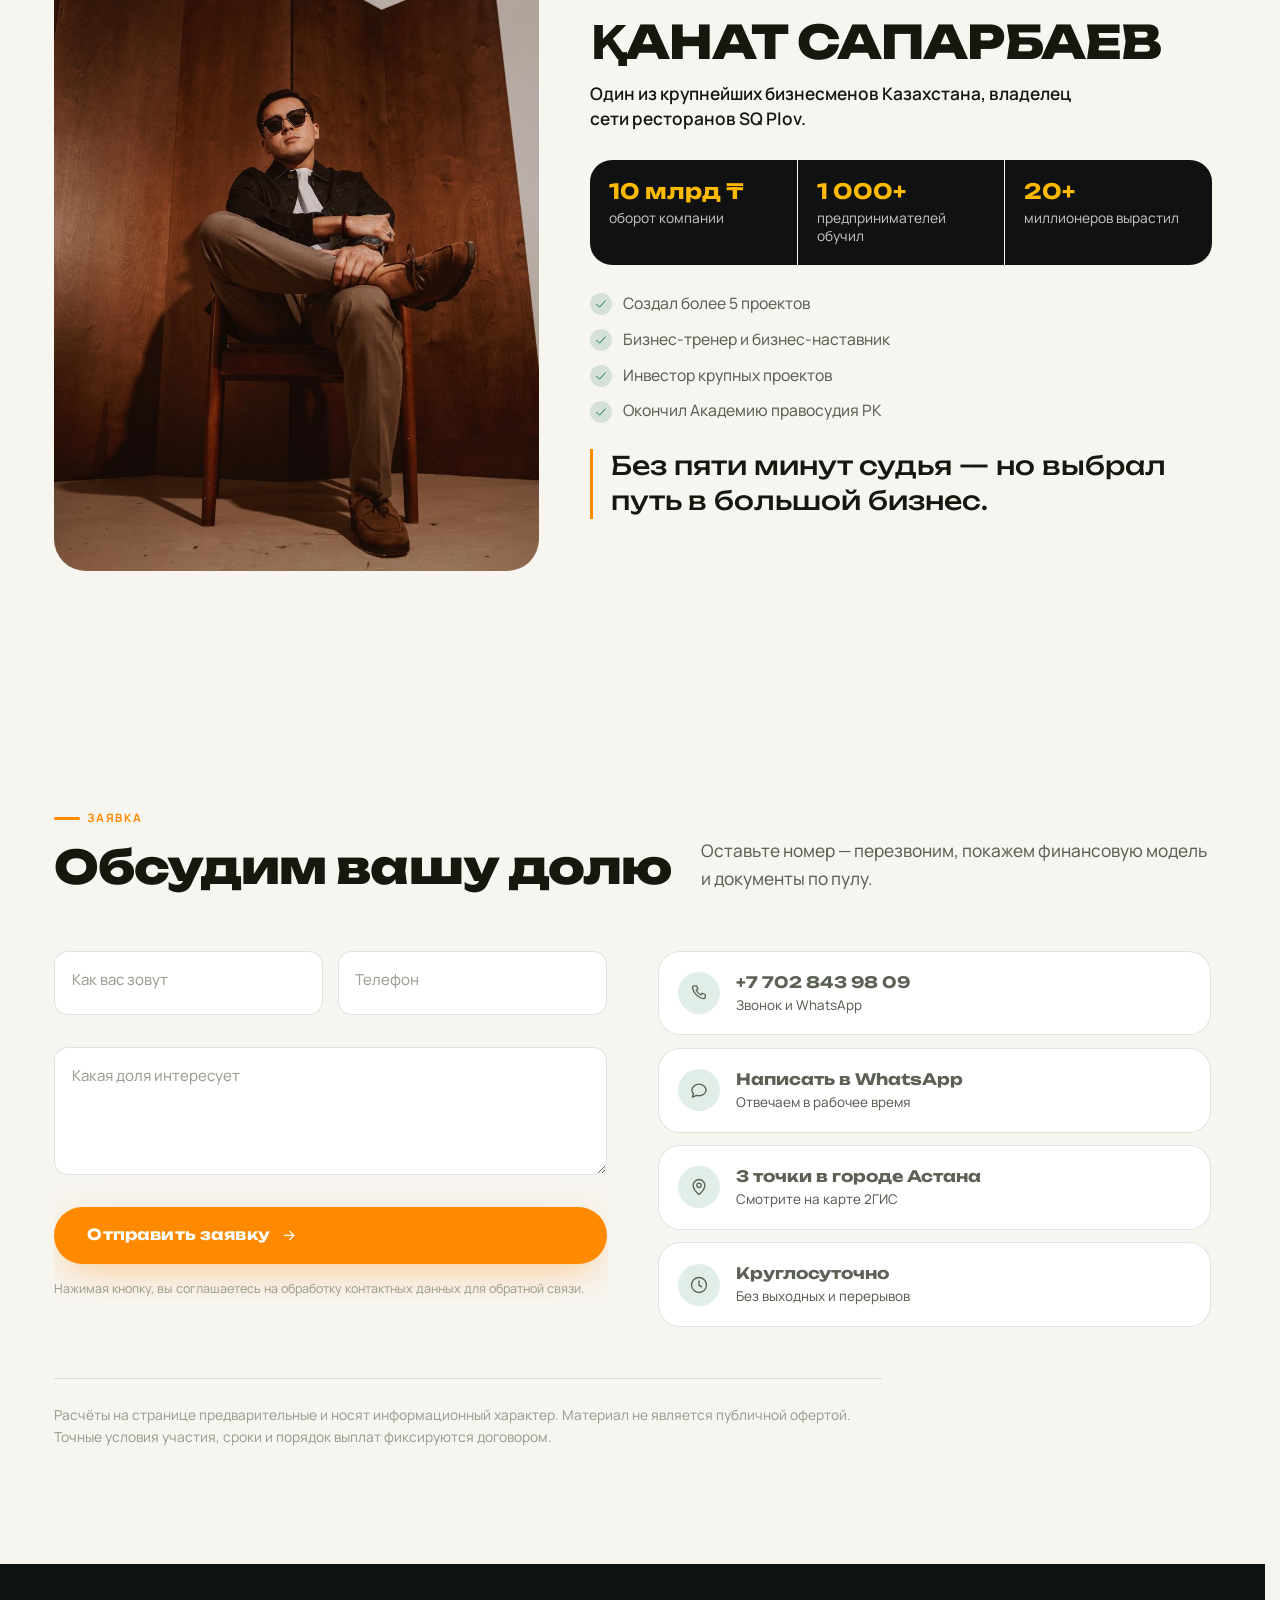
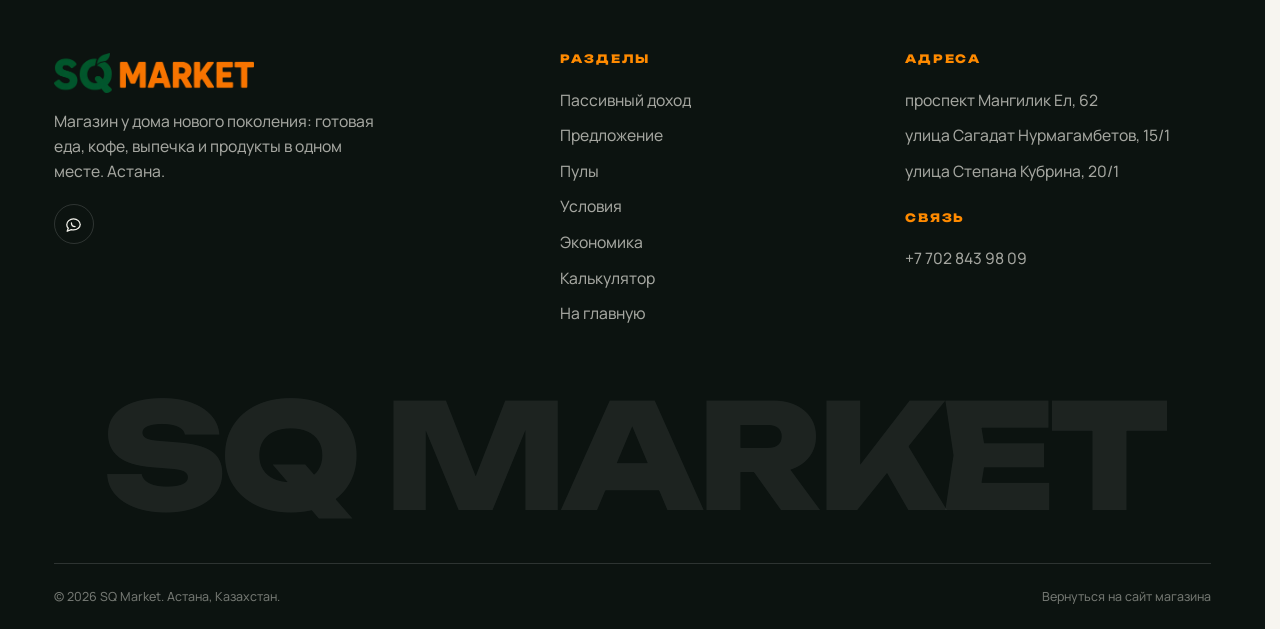
<file: invest.html>
<!DOCTYPE html>
<html lang="ru" data-theme="light">
<head>
<meta charset="utf-8">
<meta name="viewport" content="width=device-width, initial-scale=1">
<title>Инвесторам — доля в сети SQ MARKET | Астана</title>
<meta name="description" content="Станьте совладельцем точки сети SQ Market: вход от 10 млн ₸ (2%), до 10% доли на инвестора, двойные выплаты до окупаемости, дивиденды ежемесячно 15 числа. Управление и операционка — на управляющей компании. Калькулятор дохода.">
<meta name="theme-color" content="#0a6b3e">

<meta property="og:type" content="website">
<meta property="og:title" content="Стань совладельцем сети SQ MARKET">
<meta property="og:description" content="Вход от 10 млн ₸. Двойные выплаты до окупаемости, дивиденды ежемесячно 15 числа. Полностью пассивный доход.">
<meta property="og:url" content="https://sq-market.kz/invest.html">
<!-- Полный адрес: с относительным путём WhatsApp и Telegram картинку превью не показывают -->
<meta property="og:image" content="https://sq-market.kz/assets/img/facade-night.jpg">
<meta property="og:locale" content="ru_RU">
<link rel="canonical" href="https://sq-market.kz/invest.html">

<link rel="icon" href="assets/img/favicon.png" type="image/png">
<link rel="apple-touch-icon" href="assets/img/apple-touch-icon.png">

<link rel="preconnect" href="https://fonts.googleapis.com">
<link rel="preconnect" href="https://fonts.gstatic.com" crossorigin>
<link href="https://fonts.googleapis.com/css2?family=Manrope:wght@400;500;600;700&family=Unbounded:wght@600;700;800&display=swap" rel="stylesheet">

<link rel="stylesheet" href="assets/css/tokens.css?v=32">
<link rel="stylesheet" href="assets/css/base.css?v=32">
<link rel="stylesheet" href="assets/css/components.css?v=32">
<link rel="stylesheet" href="assets/css/sections.css?v=32">
<link rel="stylesheet" href="assets/css/invest.css?v=32">
<link rel="stylesheet" href="assets/css/mobile.css?v=32">
</head>

<body>

<div id="preloader">
  <div class="preloader__inner">
    <img class="preloader__bag" src="assets/img/mascot.png" alt="" width="140" height="142">
    <div class="preloader__bar"><i></i></div>
    <p class="preloader__label">SQ Market · инвесторам</p>
  </div>
</div>

<div class="scroll-progress" aria-hidden="true"></div>

<!-- ============================================================
     ШАПКА
     ============================================================ -->
<header class="site-header">
  <div class="wrap site-header__inner">
    <a class="brand" href="index.html" aria-label="SQ Market — на главную">
      <img src="assets/img/logo-wordmark.png" alt="SQ Market" width="180" height="36">
    </a>

    <nav class="site-header__nav" aria-label="Основное меню">
      <div class="pill-nav"></div>
    </nav>

    <div class="site-header__actions">
      <a class="header-phone" href="#" data-phone>+7 702 843 98 09</a>
      <button class="icon-btn" type="button" data-theme-toggle aria-label="Сменить тему"></button>
      <a class="btn btn--accent btn--sm" href="#form" data-magnetic>
        <span class="btn__fill"></span>
        <span class="btn__slot"><span>Оставить заявку</span><span aria-hidden="true">Оставить заявку</span></span>
      </a>
      <button class="icon-btn burger" type="button" aria-expanded="false" aria-label="Меню">
        <span></span><span></span><span></span>
      </button>
    </div>
  </div>
</header>

<div class="mobile-nav" aria-hidden="true">
  <nav class="mobile-nav__links"></nav>
  <div class="mobile-nav__foot">
    <a class="btn btn--accent btn--block" href="#" data-wa target="_blank" rel="noopener">
      <span class="btn__fill"></span>
      <span class="btn__slot"><span>Написать в WhatsApp</span><span aria-hidden="true">Написать в WhatsApp</span></span>
    </a>
    <a class="btn btn--ghost btn--block" href="#" data-phone>
      <span class="btn__fill"></span>
      <span class="btn__slot"><span>+7 702 843 98 09</span><span aria-hidden="true">+7 702 843 98 09</span></span>
    </a>
  </div>
</div>

<main id="top">

  <!-- ============================================================
       ГЕРОЙ
       ============================================================ -->
  <section class="inv-hero">
    <div class="inv-hero__bg" data-parallax="0.1">
      <img id="inv-hero-img" src="assets/img/facade-night.jpg" alt="" aria-hidden="true" width="1600" height="1200">
    </div>
    <div class="inv-hero__veil" aria-hidden="true"></div>

    <div class="wrap inv-hero__inner">
      <p class="label" id="inv-hero-label" data-reveal></p>
      <h1 id="inv-hero-title" data-fit data-split></h1>
      <p class="lead" id="inv-hero-lead" data-reveal style="--d:220ms"></p>
      <div class="inv-hero__cta row" id="inv-hero-cta" data-reveal style="--d:340ms"></div>
      <div class="inv-hero__stats" id="inv-hero-stats" data-reveal style="--d:460ms"></div>
    </div>
  </section>

  <!-- ============================================================
       ПАССИВНЫЙ ДОХОД
       ============================================================ -->
  <section id="passive" class="section">
    <div class="wrap">
      <div class="sec-head sec-head--split">
        <div>
          <p class="label" id="inv-passive-label" data-reveal></p>
          <h2 id="inv-passive-title" data-split></h2>
        </div>
        <p class="lead" id="inv-passive-accent" data-reveal style="--d:200ms"></p>
      </div>

      <div class="inv-steps" id="inv-passive-list"></div>
      <p class="inv-note" id="inv-passive-note" data-reveal></p>
    </div>
  </section>

  <!-- ============================================================
       ЧТО ПРЕДЛАГАЕМ + ДИАГРАММА
       ============================================================ -->
  <section id="offer" class="section section--dark">
    <div class="wrap">
      <div class="sec-head">
        <p class="label" id="inv-offer-label" data-reveal></p>
        <h2 id="inv-offer-title" data-split></h2>
      </div>

      <div class="inv-offer__grid">
        <ul class="inv-points" id="inv-offer-points" data-reveal="left"></ul>
        <div class="inv-donut" id="inv-donut" data-reveal="right"></div>
      </div>
    </div>
  </section>

  <!-- ============================================================
       ПУЛЫ
       ============================================================ -->
  <section id="pools" class="section">
    <div class="wrap">
      <div class="sec-head sec-head--split">
        <div>
          <p class="label" id="inv-pools-label" data-reveal></p>
          <h2 id="inv-pools-title" data-split></h2>
        </div>
        <p class="lead" id="inv-pools-lead" data-reveal style="--d:200ms"></p>
      </div>

      <div class="inv-pools" id="inv-pools"></div>

      <div class="inv-next" id="inv-pools-next" data-reveal></div>
    </div>
  </section>

  <!-- ============================================================
       УСЛОВИЯ СОТРУДНИЧЕСТВА
       ============================================================ -->
  <section id="terms" class="section">
    <div class="wrap">
      <div class="sec-head">
        <p class="label" id="inv-terms-label" data-reveal></p>
        <h2 id="inv-terms-title" data-split></h2>
        <p class="inv-badge" id="inv-terms-min" data-reveal style="--d:180ms"></p>
      </div>

      <div class="inv-terms" id="inv-terms-cards"></div>
      <div class="inv-example" id="inv-terms-example" data-reveal></div>
    </div>
  </section>

  <!-- ============================================================
       ЭКОНОМИКА ТОЧКИ
       ============================================================ -->
  <section id="economics" class="section section--dark">
    <div class="wrap">
      <div class="sec-head sec-head--split">
        <div>
          <p class="label" id="inv-eco-label" data-reveal></p>
          <h2 id="inv-eco-title" data-split></h2>
        </div>
        <p class="lead" id="inv-eco-period" data-reveal style="--d:200ms"></p>
      </div>

      <div class="inv-table" id="inv-eco-table" data-reveal></div>
      <p class="inv-note" id="inv-eco-note" data-reveal></p>
    </div>
  </section>

  <!-- ============================================================
       КАЛЬКУЛЯТОР ДИВИДЕНДОВ
       ============================================================ -->
  <section id="calc" class="section">
    <div class="wrap">
      <div class="sec-head">
        <p class="label" id="inv-calc-label" data-reveal></p>
        <h2 id="inv-calc-title" data-split></h2>
        <p class="lead" id="inv-calc-lead" data-reveal style="--d:180ms"></p>
      </div>

      <div class="inv-calc" id="inv-calc" data-reveal></div>
    </div>
  </section>

  <!-- ============================================================
       КАК СТАТЬ АКЦИОНЕРОМ
       ============================================================ -->
  <section id="steps" class="section section--tight">
    <div class="wrap">
      <div class="sec-head">
        <p class="label" id="inv-steps-label" data-reveal></p>
        <h2 id="inv-steps-title" data-split></h2>
      </div>
      <div class="inv-path" id="inv-steps-list"></div>
    </div>
  </section>

  <!-- ============================================================
       ПОЗИЦИОНИРОВАНИЕ И МИССИЯ
       ============================================================ -->
  <section class="inv-brand">
    <div class="inv-brand__bg" data-parallax="0.08">
      <img id="inv-brand-img" src="assets/img/interior/int-9953.jpg" alt="" aria-hidden="true" width="1400" height="933">
    </div>
    <div class="wrap inv-brand__inner" id="inv-brand-cards"></div>
  </section>

  <!-- ============================================================
       ОСНОВАТЕЛЬ
       ============================================================ -->
  <section id="founder" class="section">
    <div class="wrap">
      <div class="inv-founder" id="inv-founder"></div>
    </div>
  </section>

  <!-- ============================================================
       ЗАЯВКА
       ============================================================ -->
  <section id="form" class="section">
    <div class="wrap">
      <div class="sec-head sec-head--split">
        <div>
          <p class="label" id="inv-form-label" data-reveal></p>
          <h2 id="inv-form-title" data-split></h2>
        </div>
        <p class="lead" id="inv-form-lead" data-reveal style="--d:200ms"></p>
      </div>

      <div class="contact__grid">
        <form class="contact__form" id="lead-form" novalidate data-reveal="left">
          <div class="contact__row">
            <div class="field">
              <input id="f-name" name="name" type="text" placeholder=" " required autocomplete="name">
              <label for="f-name">Как вас зовут</label>
              <p class="field__err"></p>
            </div>
            <div class="field">
              <input id="f-phone" name="phone" type="tel" placeholder=" " required autocomplete="tel">
              <label for="f-phone">Телефон</label>
              <p class="field__err"></p>
            </div>
          </div>
          <div class="field">
            <textarea id="f-msg" name="message" placeholder=" "></textarea>
            <label for="f-msg">Какая доля интересует</label>
            <p class="field__err"></p>
          </div>

          <button class="btn btn--accent btn--lg" type="submit" data-magnetic>
            <span class="btn__fill"></span>
            <span class="btn__slot"><span>Отправить заявку</span><span aria-hidden="true">Отправить заявку</span></span>
            <span class="btn__ico">
              <svg viewBox="0 0 24 24" fill="none" stroke="currentColor" stroke-width="1.8" stroke-linecap="round" stroke-linejoin="round"><path d="M5 12h13M12.5 6l6 6-6 6"/></svg>
              <svg viewBox="0 0 24 24" fill="none" stroke="currentColor" stroke-width="1.8" stroke-linecap="round" stroke-linejoin="round"><path d="M5 12h13M12.5 6l6 6-6 6"/></svg>
            </span>
          </button>
          <p class="faint" style="font-size:.78rem">
            Нажимая кнопку, вы соглашаетесь на обработку контактных данных для обратной связи.
          </p>
        </form>

        <div class="contact__info" id="contact-info" data-reveal="right"></div>
      </div>

      <p class="inv-disclaimer" id="inv-disclaimer"></p>
    </div>
  </section>
</main>

<!-- ============================================================
     ФУТЕР
     ============================================================ -->
<footer class="site-footer">
  <div class="wrap">
    <div class="footer__grid">
      <div class="footer__col">
        <img src="assets/img/logo-wordmark.png" alt="SQ Market" width="200" height="40" style="margin-bottom:1rem">
        <p class="muted" style="max-width:34ch">
          Магазин у дома нового поколения: готовая еда, кофе, выпечка и продукты
          в одном месте. Астана.
        </p>
        <div class="socials" id="socials" style="margin-top:1.2rem"></div>
      </div>

      <div class="footer__col">
        <h4>Разделы</h4>
        <ul id="footer-nav"></ul>
      </div>

      <div class="footer__col">
        <h4>Адреса</h4>
        <ul id="footer-addr"></ul>
        <h4 style="margin-top:1.4rem">Связь</h4>
        <a href="#" data-phone>+7 702 843 98 09</a>
      </div>
    </div>

    <div class="footer__big" aria-hidden="true" data-fit>SQ MARKET</div>

    <div class="footer__bottom">
      <span>© <span id="year"></span> SQ Market. Астана, Казахстан.</span>
      <span><a href="index.html">Вернуться на сайт магазина</a></span>
    </div>
  </div>
</footer>

<button class="icon-btn to-top" type="button" aria-label="Наверх">
  <svg viewBox="0 0 24 24" width="20" height="20" fill="none" stroke="currentColor" stroke-width="1.8" stroke-linecap="round" stroke-linejoin="round"><path d="M12 19V5M6 11.5 12 5l6 6.5"/></svg>
</button>

<div class="modal" id="modal" role="dialog" aria-modal="true" aria-hidden="true">
  <div class="modal__backdrop"></div>
  <div class="modal__panel">
    <button class="modal__close" type="button" aria-label="Закрыть">
      <svg viewBox="0 0 24 24" width="20" height="20" fill="none" stroke="currentColor" stroke-width="1.8" stroke-linecap="round"><path d="m6 6 12 12M18 6 6 18"/></svg>
    </button>
    <div class="modal__content"></div>
  </div>
</div>

<!-- ============================================================
     СКРИПТЫ. Порядок важен.
     ============================================================ -->
<script src="assets/js/data.js?v=32"></script>
<script src="assets/js/invest-data.js?v=32"></script>
<script src="assets/js/icons.js?v=32"></script>
<script src="assets/js/core.js?v=32"></script>
<script src="assets/js/ui.js?v=32"></script>
<script src="assets/js/modal.js?v=32"></script>
<script src="assets/js/nav.js?v=32"></script>
<script src="assets/js/map.js?v=32"></script>
<script src="assets/js/render.js?v=32"></script>
<script src="assets/js/invest.js?v=32"></script>
</body>
</html>
</file>
<file: assets/css/tokens.css>
/* ============================================================
   SQ MARKET — ДИЗАЙН-ТОКЕНЫ
   Здесь живут ВСЕ цвета, шрифты, отступы и тайминги сайта.
   Хотите поменять фирменный цвет или скруглления — меняйте тут,
   и это подхватится на всём сайте. Больше нигде цвета не хардкодим.
   ============================================================ */

:root {
  /* --- Фирменные цвета (из брендбука SQ MARKET) --- */
  --brand-green: #0a6b3e;
  --brand-green-deep: #064a2b;
  --brand-green-soft: #128b4f;
  --brand-orange: #ff8a00;
  --brand-orange-warm: #ffba00;
  --brand-black: #101211;
  --brand-gray: #f2f2f2;
  --brand-white: #ffffff;

  /* Неоновый лайм — как подсветка в интерьере магазина. Используем точечно. */
  --neon: #b9f227;

  /* --- Семантические цвета: светлая тема (по умолчанию) --- */
  --bg: #f7f5f0;             /* основной фон страницы (тёплый кремовый) */
  --bg-elev: #ffffff;         /* карточки, поповеры */
  --bg-sunk: #ecebe4;         /* «утопленные» блоки, разделители-полосы */
  --ink: #14180f;             /* основной текст */
  --ink-soft: #5c6156;        /* вторичный текст */
  --ink-faint: #9aa093;       /* подписи, счётчики */
  --line: rgba(20, 24, 15, 0.12);
  --line-strong: rgba(20, 24, 15, 0.22);

  --accent: var(--brand-orange);
  --accent-ink: #ffffff;      /* текст на оранжевом */
  --primary: var(--brand-green);
  --primary-ink: #ffffff;     /* текст на зелёном */

  /* Тёмные секции внутри светлой темы (герой, «день», карта, футер) */
  --dark-bg: #0c1310;
  --dark-bg-2: #0a1a12;
  --dark-ink: #f4f3ec;
  --dark-ink-soft: rgba(244, 243, 236, 0.66);
  --dark-line: rgba(255, 255, 255, 0.14);

  /* Стекло (liquid glass кнопки и навигация) */
  --glass-bg: rgba(255, 255, 255, 0.62);
  --glass-line: rgba(255, 255, 255, 0.7);
  --glass-shadow: 0 18px 40px -18px rgba(16, 18, 17, 0.4);

  /* --- Типографика --- */
  --font-display: "Unbounded", "Manrope", system-ui, sans-serif;
  --font-body: "Manrope", system-ui, -apple-system, "Segoe UI", sans-serif;

  --fs-hero: clamp(1.7rem, 8.2vw, 6rem);
  --fs-h1: clamp(2.1rem, 5.4vw, 4.6rem);
  --fs-h2: clamp(1.7rem, 3.6vw, 3.1rem);
  --fs-h3: clamp(1.25rem, 2vw, 1.7rem);
  --fs-lead: clamp(1.02rem, 1.35vw, 1.28rem);
  --fs-body: clamp(0.98rem, 1.05vw, 1.06rem);
  --fs-small: 0.86rem;
  --fs-micro: 0.72rem;

  --lh-tight: 0.98;
  --lh-snug: 1.16;
  --lh-body: 1.62;
  --tracking-label: 0.16em;

  /* --- Сетка и отступы --- */
  --page-max: 1440px;
  --page-pad: clamp(1.15rem, 4.2vw, 4.5rem);
  --section-pad: clamp(4.5rem, 9vw, 9.5rem);
  --gap: clamp(1rem, 1.8vw, 2rem);

  /* --- Скругления --- */
  --r-xs: 8px;
  --r-sm: 14px;
  --r-md: 22px;
  --r-lg: 32px;
  --r-xl: 44px;
  --r-pill: 999px;

  /* --- Тени --- */
  --sh-sm: 0 2px 10px -4px rgba(16, 18, 17, 0.28);
  --sh-md: 0 20px 45px -24px rgba(16, 18, 17, 0.42);
  --sh-lg: 0 42px 90px -40px rgba(16, 18, 17, 0.52);
  --sh-glow: 0 12px 40px -12px rgba(255, 138, 0, 0.55);

  /* --- Тайминги и кривые движения --- */
  --t-fast: 0.18s;
  --t-base: 0.34s;
  --t-slow: 0.66s;
  --t-reveal: 1.05s;
  --e-out: cubic-bezier(0.22, 1, 0.36, 1);       /* мягкий выход */
  --e-inout: cubic-bezier(0.65, 0, 0.35, 1);
  --e-back: cubic-bezier(0.34, 1.56, 0.64, 1);   /* с лёгким «перелётом» */

  --z-cursor: 9999;
  --z-preloader: 900;
  --z-modal: 800;
  --z-header: 700;
}

/* ============================================================
   ТЁМНАЯ ТЕМА — переключается кнопкой-луной в шапке.
   Меняем только семантические переменные, фирменные не трогаем.
   ============================================================ */
[data-theme="dark"] {
  --bg: #0b100d;
  --bg-elev: #131a15;
  --bg-sunk: #0f1611;
  --ink: #f2f1e9;
  --ink-soft: rgba(242, 241, 233, 0.66);
  --ink-faint: rgba(242, 241, 233, 0.42);
  --line: rgba(255, 255, 255, 0.13);
  --line-strong: rgba(255, 255, 255, 0.26);

  --primary: #17a05c;
  --primary-ink: #04150c;

  --dark-bg: #070c09;
  --dark-bg-2: #08120c;

  --glass-bg: rgba(255, 255, 255, 0.07);
  --glass-line: rgba(255, 255, 255, 0.16);
  --glass-shadow: 0 18px 40px -18px rgba(0, 0, 0, 0.8);

  --sh-sm: 0 2px 10px -4px rgba(0, 0, 0, 0.6);
  --sh-md: 0 20px 45px -24px rgba(0, 0, 0, 0.75);
  --sh-lg: 0 42px 90px -40px rgba(0, 0, 0, 0.85);

  color-scheme: dark;
}
</file>
<file: assets/css/base.css>
/* ============================================================
   SQ MARKET — БАЗА: сброс, типографика, сетка, утилиты
   ============================================================ */

*,
*::before,
*::after { box-sizing: border-box; }

* { margin: 0; }

html {
  -webkit-text-size-adjust: 100%;
  scroll-behavior: smooth;
  scrollbar-gutter: stable;
  overflow-x: hidden;
  overscroll-behavior-x: none;
}


body {
  min-height: 100svh;
  background: var(--bg);
  color: var(--ink);
  font-family: var(--font-body);
  font-size: var(--fs-body);
  line-height: var(--lh-body);
  font-weight: 450;
  -webkit-font-smoothing: antialiased;
  text-rendering: optimizeLegibility;
  overflow-x: hidden;
  overscroll-behavior-x: none;

  /* Главное средство против «болтанки» вбок на iPhone: браузеру прямо
     сказано, что горизонтальные жесты на странице — не прокрутка.
     pinch-zoom оставляем, чтобы страницу можно было увеличить пальцами. */
  touch-action: pan-y pinch-zoom;
  transition: background var(--t-base) var(--e-out), color var(--t-base) var(--e-out);
}

body.is-locked { overflow: hidden; }

/* overflow:clip, в отличие от hidden, не создаёт контейнер прокрутки —
   именно из-за этого на iPhone страницу можно было утянуть вбок пальцем
   при свайпе каруселей. Ставим после правил body, чтобы не перебилось. */
@supports (overflow: clip) {
  html,
  body:not(.is-locked) { overflow-x: clip; }
}

img,
picture,
video,
canvas,
svg { display: block; max-width: 100%; }

/* У картинок в разметке проставлены width/height (чтобы страница не прыгала
   при загрузке). Без height:auto браузер берёт высоту из атрибута буквально,
   и картинка растягивается — так «плющило» персонажа. */
img { height: auto; }

input,
button,
textarea,
select { font: inherit; color: inherit; }

button { background: none; border: 0; cursor: pointer; }

a { color: inherit; text-decoration: none; }

ul, ol { list-style: none; padding: 0; }

::selection {
  background: var(--brand-orange);
  color: #fff;
}

:focus-visible {
  outline: 2px solid var(--brand-orange);
  outline-offset: 3px;
  border-radius: 4px;
}

/* --- Заголовки --- */
h1, h2, h3, h4 {
  font-family: var(--font-display);
  font-weight: 800;
  line-height: var(--lh-snug);
  letter-spacing: -0.02em;
  text-wrap: balance;
}

h1 { font-size: var(--fs-h1); line-height: var(--lh-tight); }
h2 { font-size: var(--fs-h2); }
h3 { font-size: var(--fs-h3); font-weight: 700; }

p { text-wrap: pretty; }

/* Вертикальный ритм внутри текстовых блоков */
h1 + .lead, h2 + .lead, h3 + .lead { margin-top: clamp(0.85rem, 1.5vw, 1.25rem); }
.lead + .lead { margin-top: 0.9rem; }
.label + h1, .label + h2, .label + h3 { margin-top: 0.75rem; }

/* ============================================================
   СЕТКА И СЕКЦИИ
   ============================================================ */
.wrap {
  width: 100%;
  max-width: var(--page-max);
  margin-inline: auto;
  padding-inline: var(--page-pad);
}

.section {
  position: relative;
  padding-block: var(--section-pad);
}

.section--tight { padding-block: clamp(3rem, 5.5vw, 5.5rem); }

/* Тёмная секция внутри светлой страницы */
.section--dark {
  background: var(--dark-bg);
  color: var(--dark-ink);
  --ink: var(--dark-ink);
  --ink-soft: var(--dark-ink-soft);
  --ink-faint: rgba(244, 243, 236, 0.42);
  --line: var(--dark-line);
  --line-strong: rgba(255, 255, 255, 0.28);
  --bg-elev: rgba(255, 255, 255, 0.045);
  --bg: var(--dark-bg);
}

/* Шапка секции: метка + заголовок + описание */
.sec-head {
  display: grid;
  gap: clamp(0.9rem, 1.6vw, 1.5rem);
  max-width: 62ch;
  margin-bottom: clamp(2.2rem, 4.5vw, 4rem);
}

.sec-head--wide { max-width: none; }

.sec-head--split {
  max-width: none;
  grid-template-columns: minmax(0, 1.1fr) minmax(0, 0.9fr);
  align-items: end;
  column-gap: var(--gap);
}

@media (max-width: 900px) {
  .sec-head--split { grid-template-columns: 1fr; }
}

/* Метка-«ярлык» над заголовком */
.label {
  display: inline-flex;
  align-items: center;
  gap: 0.6em;
  font-size: var(--fs-micro);
  font-weight: 700;
  letter-spacing: var(--tracking-label);
  text-transform: uppercase;
  color: var(--brand-orange);
}

.label::before {
  content: "";
  width: 26px;
  height: 3px;
  border-radius: 2px;
  background: currentColor;
}

.label--green { color: var(--primary); }

.lead {
  font-size: var(--fs-lead);
  color: var(--ink-soft);
  max-width: 58ch;
}

.muted { color: var(--ink-soft); }
.faint { color: var(--ink-faint); }

/* Казахская подпись рядом с русской — как на витрине магазина */
.kz {
  display: block;
  font-size: 0.74em;
  font-weight: 600;
  letter-spacing: 0.04em;
  color: var(--ink-faint);
  text-transform: uppercase;
}

/* Акценты в заголовках */
.hl-orange { color: var(--brand-orange); }
.hl-green { color: var(--primary); }

.hl-underline {
  position: relative;
  display: inline-block;
}

.hl-underline::after {
  content: "";
  position: absolute;
  left: 0;
  right: 0;
  bottom: 0.06em;
  height: 0.16em;
  border-radius: 3px;
  background: var(--brand-orange);
  transform: scaleX(var(--u, 0));
  transform-origin: left;
  transition: transform 0.9s var(--e-out) 0.25s;
}

.is-in .hl-underline { --u: 1; }

/* ============================================================
   ФИРМЕННЫЕ ОРАНЖЕВЫЕ ВЕРТИКАЛЬНЫЕ ЭЛЕМЕНТЫ (из брендбука)
   ============================================================ */
.bars {
  display: flex;
  gap: 5px;
  align-items: flex-end;
  height: 30px;
}

.bars i {
  display: block;
  width: 6px;
  border-radius: 3px;
  background: var(--brand-orange);
  height: 100%;
  transform-origin: bottom;
  animation: barPulse 1.9s var(--e-inout) infinite;
}

.bars i:nth-child(2) { background: var(--primary); animation-delay: 0.12s; }
.bars i:nth-child(3) { animation-delay: 0.24s; }
.bars i:nth-child(4) { background: var(--primary); animation-delay: 0.36s; }

@keyframes barPulse {
  0%, 100% { transform: scaleY(0.45); }
  50% { transform: scaleY(1); }
}

/* ============================================================
   УТИЛИТЫ
   ============================================================ */
.visually-hidden {
  position: absolute;
  width: 1px; height: 1px;
  padding: 0; margin: -1px;
  overflow: hidden;
  clip: rect(0 0 0 0);
  white-space: nowrap;
  border: 0;
}

.stack { display: grid; gap: var(--gap); }
.row { display: flex; flex-wrap: wrap; gap: 0.75rem; align-items: center; }

.grain {
  position: absolute;
  inset: 0;
  pointer-events: none;
  opacity: 0.4;
  mix-blend-mode: multiply;
  background-image: url("data:image/svg+xml,%3Csvg xmlns='http://www.w3.org/2000/svg' width='140' height='140'%3E%3Cfilter id='n'%3E%3CfeTurbulence type='fractalNoise' baseFrequency='0.85' numOctaves='3'/%3E%3C/filter%3E%3Crect width='100%25' height='100%25' filter='url(%23n)' opacity='0.32'/%3E%3C/svg%3E");
}

/* ============================================================
   ПОЯВЛЕНИЕ ПРИ СКРОЛЛЕ (навешивается из reveal.js)
   ============================================================ */
[data-reveal] {
  opacity: 0;
  transform: translate3d(0, 26px, 0);
  transition:
    opacity var(--t-reveal) var(--e-out),
    transform var(--t-reveal) var(--e-out);
  transition-delay: var(--d, 0ms);
  will-change: opacity, transform;
}

[data-reveal="clip"] {
  transform: none;
  clip-path: inset(0 0 100% 0);
  transition: clip-path 1.2s var(--e-out), opacity 0.6s linear;
}

[data-reveal="scale"] { transform: scale(1.06); }

[data-reveal="left"] { transform: translate3d(-34px, 0, 0); }
[data-reveal="right"] { transform: translate3d(34px, 0, 0); }

.is-in[data-reveal] {
  opacity: 1;
  transform: none;
  clip-path: inset(0 0 0 0);
}

/* Построчное появление заголовков: <h2 data-split>
   Строка едет из-под «шторки», поэтому у неё overflow:hidden.
   Запас сверху и снизу нужен, чтобы не срезало точки у Ё и хвосты у р, у, ц —
   лишняя высота компенсируется отрицательным отступом между строками. */
.split-line {
  display: block;
  overflow: hidden;
  padding-block: 0.16em;
  margin-block: -0.16em;
}

.split-line > span {
  display: block;
  transform: translate3d(0, 105%, 0);
  transition: transform 1s var(--e-out);
  transition-delay: var(--d, 0ms);
}

.is-in .split-line > span { transform: none; }

@media (prefers-reduced-motion: reduce) {
  html { scroll-behavior: auto; }
  *,
  *::before,
  *::after {
    animation-duration: 0.001ms !important;
    animation-iteration-count: 1 !important;
    transition-duration: 0.001ms !important;
  }
  [data-reveal],
  .split-line > span { opacity: 1; transform: none; clip-path: none; }
}
</file>
<file: assets/css/components.css>
/* ============================================================
   SQ MARKET — КОМПОНЕНТЫ
   Кнопки, «жидкая» навигация, карточки, модалки, лайтбокс,
   бегущая строка, аккордеон, формы, курсор, прелоадер.
   ============================================================ */

/* ============================================================
   1. КНОПКИ
   Разметка (важно — её ждёт buttons.js):
   <a class="btn btn--accent" data-magnetic>
     <span class="btn__fill"></span>
     <span class="btn__slot"><span>Текст</span><span aria-hidden="true">Текст</span></span>
     <span class="btn__ico">→</span>
   </a>
   ============================================================ */
.btn {
  position: relative;
  display: inline-flex;
  align-items: center;
  gap: 0.7em;
  padding: 1.02em 1.85em;
  border-radius: var(--r-pill);
  font-family: var(--font-display);
  font-size: 0.87rem;
  font-weight: 700;
  letter-spacing: 0.01em;
  line-height: 1;
  isolation: isolate;
  overflow: hidden;
  cursor: pointer;
  user-select: none;
  -webkit-tap-highlight-color: transparent;
  transform: translate3d(var(--mx, 0px), var(--my, 0px), 0);
  transition: transform 0.5s var(--e-out), box-shadow var(--t-base) var(--e-out),
    color var(--t-base) var(--e-out), border-color var(--t-base) var(--e-out);
}

.btn.is-magnetic { transition: transform 0.12s linear, box-shadow var(--t-base) var(--e-out); }

/* Заливка-«шторка», которая наезжает снизу */
.btn__fill {
  position: absolute;
  inset: 0;
  z-index: -1;
  border-radius: inherit;
  background: var(--btn-fill, var(--brand-orange));
  transform: translate3d(0, 101%, 0);
  transition: transform 0.62s var(--e-out);
}

.btn:hover .btn__fill,
.btn:focus-visible .btn__fill { transform: translate3d(0, 0, 0); }

/* «Слот-машина»: текст уезжает вверх, снизу приезжает копия */
.btn__slot {
  position: relative;
  display: grid;
  min-width: 0;
  overflow: hidden;
  height: 1.35em;
  line-height: 1.35;
}

.btn__slot > span {
  grid-area: 1 / 1;
  display: block;
  line-height: 1.35;
  white-space: nowrap;
  transition: transform 0.52s var(--e-out), opacity 0.3s linear;
}

.btn__slot > span:first-child { transform: translate3d(0, 0, 0); }
.btn__slot > span:last-child { transform: translate3d(0, 105%, 0); }

.btn:hover .btn__slot > span:first-child,
.btn:focus-visible .btn__slot > span:first-child { transform: translate3d(0, -105%, 0); }

.btn:hover .btn__slot > span:last-child,
.btn:focus-visible .btn__slot > span:last-child { transform: translate3d(0, 0, 0); }

/* Наведение — только там, где есть мышь. На тапе состояние :hover
   залипает и кнопка остаётся «нажатой». */
@media (hover: none) {
  .btn:hover .btn__fill { transform: translate3d(0, 101%, 0); }
  .btn:hover .btn__slot > span:first-child { transform: none; }
  .btn:hover .btn__slot > span:last-child { transform: translate3d(0, 105%, 0); }
  .btn:hover::after { transform: translate3d(-120%, 0, 0); }
  .btn:hover .btn__ico svg:first-child { transform: none; }
  .btn:hover .btn__ico svg:last-child { transform: translate3d(-140%, 0, 0); }
  .icon-btn:hover { transform: none; color: var(--ink); border-color: var(--line); }
  .icon-btn:hover::before { transform: scale(0); }
  .card:hover { transform: none; box-shadow: none; }
  .card:hover::before { transform: scaleX(0); }
  .card:hover .card__ico { transform: none; background: color-mix(in srgb, var(--primary) 12%, transparent); color: var(--primary); }
  .chip:hover { transform: none; background: var(--bg-elev); color: inherit; border-color: var(--line); }

  /* Ничего не должно сдвигаться от касания: на телефоне :hover
     «залипает» после нажатия, и блок остаётся уехавшим вбок. */
  .brand:hover,
  .shot:hover img,
  .branch:hover,
  .info-line:hover,
  .mascot__use:hover,
  .footer__col a:hover,
  .socials a:hover,
  .modal__close:hover,
  .acc__sign:hover { transform: none; }

  .acc__head:hover,
  .dish:hover,
  .menu__mobile .acc__head:hover,
  .menu__mobile .dish:hover { padding-left: 0; }

  .acc__head:hover { color: var(--ink); }
  .dish:hover .dish__name { color: inherit; }
  .shot:hover .shot__veil { opacity: 1; }
  .day__btn:hover { background: transparent; }
  .day__btn.is-active:hover { background: rgba(255, 255, 255, 0.09); }
  .header-phone:hover { color: inherit; }
  .socials a:hover { background: none; color: inherit; border-color: var(--line); }
  .info-line:hover { border-color: var(--line); }
  .mascot__use:hover { background: rgba(255, 255, 255, 0.08); }
  .footer__col a:hover { color: var(--dark-ink-soft); }
}

/* Иконка-стрелка: уезжает вправо и приезжает слева */
.btn__ico {
  position: relative;
  display: grid;
  place-items: center;
  width: 1.1em;
  height: 1.1em;
  overflow: hidden;
  flex: none;
}

.btn__ico svg {
  grid-area: 1 / 1;
  width: 100%;
  height: 100%;
  transition: transform 0.5s var(--e-out);
}

.btn__ico svg:last-child { transform: translate3d(-140%, 0, 0); }
.btn:hover .btn__ico svg:first-child { transform: translate3d(140%, 0, 0); }
.btn:hover .btn__ico svg:last-child { transform: translate3d(0, 0, 0); }

/* Блик, пробегающий по кнопке */
.btn::after {
  content: "";
  position: absolute;
  inset: 0;
  z-index: -1;
  border-radius: inherit;
  background: linear-gradient(105deg, transparent 38%, rgba(255, 255, 255, 0.42) 50%, transparent 62%);
  transform: translate3d(-120%, 0, 0);
  transition: transform 0.85s var(--e-out);
  pointer-events: none;
}

.btn:hover::after { transform: translate3d(120%, 0, 0); }

/* --- Варианты --- */
.btn--accent {
  background: var(--brand-orange);
  color: #fff;
  --btn-fill: var(--brand-green);
  box-shadow: var(--sh-glow);
}
.btn--accent:hover { box-shadow: 0 18px 46px -14px rgba(10, 107, 62, 0.5); }

.btn--primary {
  background: var(--primary);
  color: var(--primary-ink);
  --btn-fill: var(--brand-orange);
}

.btn--ghost {
  border: 1.5px solid var(--line-strong);
  color: var(--ink);
  --btn-fill: var(--ink);
}
.btn--ghost:hover { color: var(--bg); border-color: transparent; }

.btn--glass {
  background: var(--glass-bg);
  border: 1px solid var(--glass-line);
  backdrop-filter: blur(16px) saturate(1.4);
  -webkit-backdrop-filter: blur(16px) saturate(1.4);
  color: var(--ink);
  --btn-fill: var(--brand-orange);
  box-shadow: var(--glass-shadow);
}
.btn--glass:hover { color: #fff; }

.btn--sm { padding: 0.78em 1.3em; font-size: 0.78rem; }
.btn--lg { padding: 1.2em 2.2em; font-size: 0.95rem; }
.btn--block { width: 100%; justify-content: center; }

/* Круглая иконочная кнопка (тема, стрелки лайтбокса, «наверх») */
.icon-btn {
  position: relative;
  display: grid;
  place-items: center;
  width: 46px;
  height: 46px;
  border-radius: 50%;
  border: 1px solid var(--line);
  background: var(--bg-elev);
  color: var(--ink);
  overflow: hidden;
  flex: none;
  transition: color var(--t-base) var(--e-out), border-color var(--t-base) var(--e-out),
    transform var(--t-base) var(--e-back);
}

.icon-btn::before {
  content: "";
  position: absolute;
  inset: 0;
  background: var(--primary);
  border-radius: inherit;
  transform: scale(0);
  transition: transform 0.45s var(--e-out);
}

.icon-btn:hover { color: var(--primary-ink); border-color: transparent; transform: scale(1.06); }
.icon-btn:hover::before { transform: scale(1); }
.icon-btn > * { position: relative; z-index: 1; }

/* ============================================================
   2. «ЖИДКАЯ» НАВИГАЦИЯ (liquid glass + пружина)
   Цветная «капля» перетекает между пунктами и растягивается
   в движении — координаты задаёт nav.js через переменные.
   ============================================================ */
.pill-nav {
  position: relative;
  display: flex;
  align-items: center;
  gap: 2px;
  padding: 6px;
  border-radius: var(--r-pill);
  background: var(--glass-bg);
  border: 1px solid var(--glass-line);
  backdrop-filter: blur(18px) saturate(1.6);
  -webkit-backdrop-filter: blur(18px) saturate(1.6);
  box-shadow: var(--glass-shadow);
  isolation: isolate;
}

.pill-nav__blob {
  position: absolute;
  top: 6px;
  left: 0;
  height: calc(100% - 12px);
  border-radius: var(--r-pill);
  background: var(--blob-color, var(--primary));
  transform: translate3d(var(--blob-x, 0px), 0, 0);
  width: var(--blob-w, 0px);
  opacity: var(--blob-o, 0);
  transition: background 0.35s var(--e-out), opacity 0.28s var(--e-out);
  pointer-events: none;
  z-index: -1;
}

.pill-nav__item {
  position: relative;
  display: inline-flex;
  align-items: center;
  gap: 0.5em;
  padding: 0.72em 1.15em;
  border-radius: var(--r-pill);
  font-size: 0.82rem;
  font-weight: 650;
  color: var(--ink-soft);
  white-space: nowrap;
  transition: color 0.3s var(--e-out);
}

.pill-nav__item:hover,
.pill-nav__item.is-active { color: #fff; }

[data-theme="dark"] .pill-nav__item:hover,
[data-theme="dark"] .pill-nav__item.is-active { color: #06140c; }

/* Когда курсор ушёл на другой пункт, «капля» уезжает вместе с ним —
   значит активный пункт снова должен стать обычным, иначе белый текст
   остаётся на светлом стекле и не читается. */
.pill-nav:hover .pill-nav__item.is-active:not(:hover) { color: var(--ink-soft); }
.pill-nav:hover .pill-nav__item.is-active:not(:hover) .pn-slot > span:first-child { transform: none; }
.pill-nav:hover .pill-nav__item.is-active:not(:hover) .pn-slot > span:last-child { transform: translate3d(0, 130%, 0); }
.pill-nav:hover .pill-nav__item.is-active:not(:hover) .pn-dot {
  background: var(--item-color, var(--primary));
  transform: none;
}

/* Слот-машина внутри пункта меню */
.pn-slot {
  display: grid;
  overflow: hidden;
  height: 1.5em;
  line-height: 1.5;
}

.pn-slot > span {
  grid-area: 1 / 1;
  display: block;
  line-height: 1.5;
  transition: transform 0.44s var(--e-out);
}

.pn-slot > span:last-child { transform: translate3d(0, 105%, 0); }

.pill-nav__item:hover .pn-slot > span:first-child,
.pill-nav__item.is-active .pn-slot > span:first-child { transform: translate3d(0, -120%, 0); }

.pill-nav__item:hover .pn-slot > span:last-child,
.pill-nav__item.is-active .pn-slot > span:last-child { transform: translate3d(0, 0, 0); }

.pn-dot {
  width: 6px;
  height: 6px;
  border-radius: 50%;
  background: var(--item-color, var(--primary));
  transition: background 0.3s var(--e-out), transform 0.4s var(--e-back);
  flex: none;
}

.pill-nav__item:hover .pn-dot,
.pill-nav__item.is-active .pn-dot { background: currentColor; transform: scale(1.5); }

/* Размеры встроенных иконок (SVG приходят из icons.js с размером 1em) */
.card__ico svg { width: 26px; height: 26px; }
.icon-btn svg { width: 20px; height: 20px; }
.chip svg { width: 15px; height: 15px; }
.card__more svg { width: 1.05em; height: 1.05em; }
.day__badge svg { width: 16px; height: 16px; }
.info-line__ico svg { width: 20px; height: 20px; }
.socials svg { width: 19px; height: 19px; }
.modal .card__ico svg { width: 26px; height: 26px; }

/* ============================================================
   3. КАРТОЧКИ
   ============================================================ */
.card {
  position: relative;
  display: grid;
  gap: 0.85rem;
  padding: clamp(1.4rem, 2.4vw, 2.1rem);
  border-radius: var(--r-md);
  background: var(--bg-elev);
  border: 1px solid var(--line);
  overflow: hidden;
  text-align: left;
  width: 100%;
  cursor: pointer;
  transition: transform 0.55s var(--e-out), box-shadow 0.55s var(--e-out),
    border-color 0.4s var(--e-out);
}

.card::before {
  content: "";
  position: absolute;
  inset: auto 0 0 0;
  height: 3px;
  background: linear-gradient(90deg, var(--brand-orange), var(--primary));
  transform: scaleX(0);
  transform-origin: left;
  transition: transform 0.6s var(--e-out);
}

.card:hover {
  transform: translateY(-6px);
  box-shadow: var(--sh-md);
  border-color: transparent;
}

.card:hover::before { transform: scaleX(1); }

.card__ico {
  display: grid;
  place-items: center;
  width: 52px;
  height: 52px;
  border-radius: var(--r-sm);
  background: color-mix(in srgb, var(--primary) 12%, transparent);
  color: var(--primary);
  transition: background 0.4s var(--e-out), color 0.4s var(--e-out), transform 0.5s var(--e-back);
}

.card:hover .card__ico {
  background: var(--brand-orange);
  color: #fff;
  transform: rotate(-8deg) scale(1.06);
}

.card__title {
  font-family: var(--font-display);
  font-size: 1.02rem;
  font-weight: 700;
  letter-spacing: -0.01em;
}

.card__text {
  font-size: 0.92rem;
  color: var(--ink-soft);
  line-height: 1.55;
}

.card__more {
  margin-top: auto;
  padding-top: 0.4rem;
  display: inline-flex;
  align-items: center;
  gap: 0.4em;
  font-size: var(--fs-micro);
  font-weight: 700;
  letter-spacing: 0.1em;
  text-transform: uppercase;
  color: var(--brand-orange);
  opacity: 0;
  transform: translateY(6px);
  transition: opacity 0.4s var(--e-out), transform 0.4s var(--e-out);
}

.card:hover .card__more { opacity: 1; transform: none; }

/* Плитка-чип */
.chip {
  white-space: nowrap;
  display: inline-flex;
  align-items: center;
  gap: 0.5em;
  padding: 0.55em 1em;
  border-radius: var(--r-pill);
  border: 1px solid var(--line);
  background: var(--bg-elev);
  font-size: 0.82rem;
  font-weight: 600;
  transition: transform 0.4s var(--e-back), border-color 0.3s, background 0.3s, color 0.3s;
}

.chip:hover {
  transform: translateY(-3px);
  border-color: transparent;
  background: var(--primary);
  color: var(--primary-ink);
}

.chip i {
  width: 7px; height: 7px;
  border-radius: 50%;
  background: var(--brand-orange);
  flex: none;
}

/* ============================================================
   3б. ТОЧКИ-СТРАНИЦЫ ПОД КАРУСЕЛЬЮ (телефон)
   Рисуются из ui.js, на десктопе прячутся сами — там прокрутки нет.
   ============================================================ */
.dots[hidden] { display: none; }   /* иначе display:flex перебивает атрибут hidden */

.dots {
  display: flex;
  justify-content: center;
  gap: 0.4rem;
  margin-top: 1.2rem;
}

.dots button {
  width: 7px;
  height: 7px;
  border-radius: var(--r-pill);
  background: var(--line-strong);
  transition: width 0.4s var(--e-out), background 0.35s var(--e-out);
}

.dots button.is-on { width: 24px; background: var(--brand-orange); }

/* Если карточек очень много, вместо точек — тонкая полоса прогресса */
.dots--bar {
  display: block;
  width: min(180px, 50%);
  height: 3px;
  border-radius: var(--r-pill);
  background: var(--line-strong);
  margin-inline: auto;
  overflow: hidden;
}

.dots--bar i {
  display: block;
  width: 34%;
  height: 100%;
  border-radius: inherit;
  background: var(--brand-orange);
  transform: translateX(calc(var(--p, 0) * 194%));
  transition: transform 0.18s linear;
}

/* Счётчик позиций в заголовке категории (аккордеон ассортимента) */
.acc__count {
  margin-left: 0.6em;
  padding: 0.15em 0.55em;
  border-radius: var(--r-pill);
  background: color-mix(in srgb, var(--primary) 14%, transparent);
  color: var(--primary);
  font-size: 0.68rem;
  font-weight: 700;
  font-family: var(--font-body);
  vertical-align: middle;
}

.menu__note {
  font-size: 0.88rem;
  color: var(--ink-soft);
  margin-bottom: 0.6rem;
}

/* ============================================================
   4. МОДАЛЬНЫЕ ОКНА
   ============================================================ */
.modal {
  position: fixed;
  inset: 0;
  z-index: var(--z-modal);
  display: grid;
  place-items: center;
  padding: clamp(0.8rem, 3vw, 2.5rem);
  pointer-events: none;
  visibility: hidden;
}

.modal.is-open { pointer-events: auto; visibility: visible; }

.modal__backdrop {
  position: absolute;
  inset: 0;
  background: rgba(8, 14, 10, 0.62);
  backdrop-filter: blur(10px) saturate(0.9);
  -webkit-backdrop-filter: blur(10px) saturate(0.9);
  opacity: 0;
  transition: opacity 0.45s var(--e-out);
}

.modal.is-open .modal__backdrop { opacity: 1; }

.modal__panel {
  position: relative;
  width: min(980px, 100%);
  max-height: min(88svh, 900px);
  overflow: hidden auto;
  overscroll-behavior: contain;
  border-radius: var(--r-lg);
  background: var(--bg-elev);
  color: var(--ink);
  box-shadow: var(--sh-lg);
  opacity: 0;
  transform: translate3d(0, 34px, 0) scale(0.97);
  transition: opacity 0.5s var(--e-out), transform 0.62s var(--e-out);
}

.modal.is-open .modal__panel { opacity: 1; transform: none; }

.modal__close {
  position: absolute;
  top: 14px;
  right: 14px;
  z-index: 3;
  width: 44px;
  height: 44px;
  border-radius: 50%;
  display: grid;
  place-items: center;
  background: var(--bg-elev);
  border: 1px solid var(--line);
  color: var(--ink);
  transition: transform 0.4s var(--e-back), background 0.3s, color 0.3s;
}

.modal__close:hover { transform: rotate(90deg); background: var(--brand-orange); color: #fff; border-color: transparent; }

.modal__media {
  position: relative;
  aspect-ratio: 16 / 7;
  overflow: hidden;
  background: var(--bg-sunk);
}

@media (max-width: 640px) { .modal__media { aspect-ratio: 4 / 3; } }

/* аккуратная полоса прокрутки внутри окна */
.modal__panel { scrollbar-width: thin; scrollbar-color: var(--line-strong) transparent; }
.modal__panel::-webkit-scrollbar { width: 8px; }
.modal__panel::-webkit-scrollbar-thumb { background: var(--line-strong); border-radius: 4px; }

.modal__media img { width: 100%; height: 100%; object-fit: cover; }

.modal__media::after {
  content: "";
  position: absolute;
  inset: auto 0 0 0;
  height: 45%;
  background: linear-gradient(to top, var(--bg-elev), transparent);
}

.modal__body {
  display: grid;
  gap: 1rem;
  padding: clamp(1.4rem, 3.2vw, 2.6rem);
}

.modal__kicker {
  font-size: var(--fs-micro);
  font-weight: 700;
  letter-spacing: var(--tracking-label);
  text-transform: uppercase;
  color: var(--brand-orange);
}

.modal__title { font-size: clamp(1.4rem, 3vw, 2.2rem); }

.modal__facts {
  display: grid;
  grid-template-columns: repeat(auto-fit, minmax(150px, 1fr));
  gap: 0.7rem;
  margin-top: 0.4rem;
}

.modal__fact {
  padding: 0.9rem 1rem;
  border-radius: var(--r-sm);
  background: var(--bg-sunk);
  border: 1px solid var(--line);
}

.modal__fact b {
  display: block;
  font-family: var(--font-display);
  font-size: 0.95rem;
}

.modal__fact span { font-size: 0.8rem; color: var(--ink-soft); }

/* Карта филиала внутри окна (телефон). Виджет 2ГИС уменьшаем,
   чтобы его карточка организации помещалась целиком. */
.modal__map {
  position: relative;
  height: 46svh;
  min-height: 280px;
  overflow: hidden;
  background: var(--bg-sunk);
}

.modal__map iframe {
  position: absolute;
  inset: 0;
  width: 125%;
  height: 125%;
  border: 0;
  transform: scale(0.8);
  transform-origin: top left;
  touch-action: auto;          /* карту внутри окна можно двигать пальцем */
}

.modal__live {
  position: absolute;
  inset: 0;
}

.modal__maploader {
  position: absolute;
  inset: 0;
  z-index: 1;
  display: grid;
  place-items: center;
  background: var(--bg-sunk);
  color: var(--ink-faint);
  font-size: var(--fs-micro);
  letter-spacing: var(--tracking-label);
  text-transform: uppercase;
  transition: opacity 0.4s var(--e-out), visibility 0.4s;
}

.modal__map.is-ready .modal__maploader { opacity: 0; visibility: hidden; }

/* Полоса с адресом поверх карты. Она же закрывает служебную плашку
   виджета «Посмотреть на карте Москвы». */
.modal__maptag {
  position: absolute;
  inset: 0 0 auto 0;
  z-index: 2;
  padding: 0.7rem 1rem;
  padding-right: 3.6rem;
  background: rgba(8, 15, 11, 0.88);
  backdrop-filter: blur(10px);
  -webkit-backdrop-filter: blur(10px);
  color: #fff;
  font-size: var(--fs-micro);
  font-weight: 700;
  letter-spacing: 0.08em;
  text-transform: uppercase;
  white-space: nowrap;
  overflow: hidden;
  text-overflow: ellipsis;
}

/* ============================================================
   5. ЛАЙТБОКС ГАЛЕРЕИ
   ============================================================ */
.lightbox .modal__panel {
  width: min(1180px, 100%);
  background: transparent;
  box-shadow: none;
  overflow: visible;
}

.lightbox__stage {
  position: relative;
  display: grid;
  place-items: center;
  min-height: 34svh;
}

.lightbox__stage img {
  max-height: 74svh;
  max-width: 100%;
  width: auto;
  height: auto;
  border-radius: var(--r-lg);
  box-shadow: var(--sh-lg);
  opacity: 0;
  transform: scale(1.02);
  transition: opacity 0.45s var(--e-out), transform 0.7s var(--e-out);
}

.lightbox__stage img.is-shown { opacity: 1; transform: none; }

.lightbox__bar {
  display: flex;
  align-items: center;
  justify-content: space-between;
  gap: 1rem;
  margin-top: 0.9rem;
  color: #fff;
}

.lightbox__caption { font-size: 0.9rem; font-weight: 600; }
.lightbox__count { font-size: 0.8rem; opacity: 0.65; font-variant-numeric: tabular-nums; }

.lightbox .icon-btn {
  background: rgba(255, 255, 255, 0.1);
  border-color: rgba(255, 255, 255, 0.22);
  color: #fff;
}

/* ============================================================
   6. БЕГУЩАЯ СТРОКА
   ============================================================ */
.ticker {
  position: relative;
  overflow: hidden;
  padding-block: clamp(0.9rem, 1.7vw, 1.4rem);
  background: var(--primary);
  color: #fff;
  border-block: 1px solid rgba(0, 0, 0, 0.1);
}

.ticker--orange { background: var(--brand-orange); }

.ticker__track {
  display: flex;
  width: max-content;
  gap: 2.6rem;
  animation: tickerMove var(--dur, 34s) linear infinite;
  will-change: transform;
}

.ticker:hover .ticker__track { animation-play-state: paused; }

.ticker__item {
  display: inline-flex;
  align-items: center;
  gap: 2.6rem;
  font-family: var(--font-display);
  font-size: clamp(0.95rem, 1.7vw, 1.5rem);
  font-weight: 700;
  letter-spacing: 0.01em;
  text-transform: uppercase;
  white-space: nowrap;
}

.ticker__item::after {
  content: "";
  width: 10px;
  height: 10px;
  border-radius: 50%;
  background: currentColor;
  opacity: 0.55;
}

@keyframes tickerMove {
  to { transform: translate3d(-50%, 0, 0); }
}

/* ============================================================
   7. АККОРДЕОН
   ============================================================ */
.acc { border-top: 1px solid var(--line); }

.acc__item { border-bottom: 1px solid var(--line); }

.acc__head {
  display: flex;
  align-items: center;
  gap: 1rem;
  width: 100%;
  padding: clamp(1.1rem, 2vw, 1.6rem) 0;
  text-align: left;
  font-family: var(--font-display);
  font-size: clamp(1rem, 1.6vw, 1.22rem);
  font-weight: 700;
  color: var(--ink);
  transition: color 0.3s var(--e-out), padding-left 0.45s var(--e-out);
}

.acc__head:hover { color: var(--brand-orange); padding-left: 10px; }

.acc__sign {
  margin-left: auto;
  position: relative;
  width: 34px; height: 34px;
  border-radius: 50%;
  border: 1px solid var(--line-strong);
  flex: none;
  transition: transform 0.5s var(--e-back), background 0.4s, border-color 0.4s;
}

.acc__sign::before,
.acc__sign::after {
  content: "";
  position: absolute;
  inset: 50% 9px auto 9px;
  height: 2px;
  border-radius: 2px;
  background: currentColor;
  transform: translateY(-50%);
  transition: transform 0.45s var(--e-out), opacity 0.3s;
}

.acc__sign::after { transform: translateY(-50%) rotate(90deg); }

.acc__item.is-open .acc__sign { transform: rotate(180deg); background: var(--brand-orange); border-color: transparent; color: #fff; }
.acc__item.is-open .acc__sign::after { opacity: 0; transform: translateY(-50%) rotate(0); }

.acc__body {
  display: grid;
  grid-template-rows: 0fr;
  transition: grid-template-rows 0.6s var(--e-out);
}

.acc__item.is-open .acc__body { grid-template-rows: 1fr; }

.acc__inner {
  overflow: hidden;
  color: var(--ink-soft);
}

.acc__inner > div { padding-bottom: 1.5rem; max-width: 70ch; }

/* ============================================================
   8. ФОРМА
   ============================================================ */
.field { position: relative; display: grid; }

.field input,
.field textarea {
  width: 100%;
  padding: 1.55rem 1.1rem 0.75rem;
  border: 1px solid var(--line);
  border-radius: var(--r-sm);
  background: var(--bg-elev);
  color: var(--ink);
  transition: border-color 0.3s var(--e-out), box-shadow 0.3s var(--e-out);
}

.field textarea { min-height: 128px; resize: vertical; }

.field label {
  position: absolute;
  left: 1.1rem;
  top: 1.05rem;
  font-size: 0.94rem;
  color: var(--ink-faint);
  pointer-events: none;
  transform-origin: left top;
  transition: transform 0.32s var(--e-out), color 0.32s var(--e-out);
}

.field input:focus,
.field textarea:focus {
  outline: none;
  border-color: var(--brand-orange);
  box-shadow: 0 0 0 4px color-mix(in srgb, var(--brand-orange) 16%, transparent);
}

.field input:focus + label,
.field textarea:focus + label,
.field input:not(:placeholder-shown) + label,
.field textarea:not(:placeholder-shown) + label {
  transform: translateY(-0.72rem) scale(0.76);
  color: var(--brand-orange);
}

.field.is-error input,
.field.is-error textarea { border-color: #e04a3a; }

.field__err {
  font-size: 0.75rem;
  color: #e04a3a;
  margin-top: 0.35rem;
  min-height: 1em;
}

/* ============================================================
   9. ПРЕЛОАДЕР, ПРОГРЕСС СКРОЛЛА, «НАВЕРХ»
   ============================================================ */
.scroll-progress {
  position: fixed;
  top: 0; left: 0;
  z-index: calc(var(--z-header) + 1);
  height: 3px;
  width: 100%;
  transform: scaleX(var(--p, 0));
  transform-origin: left;
  background: linear-gradient(90deg, var(--primary), var(--brand-orange));
}

#preloader {
  position: fixed;
  inset: 0;
  z-index: var(--z-preloader);
  display: grid;
  place-items: center;
  background: var(--dark-bg);
  color: var(--dark-ink);
  transition: opacity 0.6s var(--e-out), visibility 0.6s;
}

#preloader.is-done { opacity: 0; visibility: hidden; }

.preloader__inner { display: grid; justify-items: center; gap: 1.4rem; }

.preloader__bag {
  width: clamp(92px, 14vw, 140px);
  animation: bagBob 1.5s var(--e-inout) infinite;
}

@keyframes bagBob {
  0%, 100% { transform: translateY(0) rotate(-2deg); }
  50% { transform: translateY(-14px) rotate(2deg); }
}

.preloader__bar {
  width: min(260px, 60vw);
  height: 3px;
  border-radius: 3px;
  background: rgba(255, 255, 255, 0.16);
  overflow: hidden;
}

.preloader__bar i {
  display: block;
  height: 100%;
  width: var(--pl, 0%);
  border-radius: inherit;
  background: linear-gradient(90deg, var(--brand-orange), var(--neon));
  transition: width 0.3s var(--e-out);
}

.preloader__label {
  font-size: var(--fs-micro);
  letter-spacing: var(--tracking-label);
  text-transform: uppercase;
  color: rgba(255, 255, 255, 0.55);
}

.to-top {
  position: fixed;
  right: clamp(1rem, 2.5vw, 2rem);
  bottom: clamp(1rem, 2.5vw, 2rem);
  z-index: calc(var(--z-header) - 1);
  opacity: 0;
  transform: translateY(16px) scale(0.9);
  pointer-events: none;
  transition: opacity 0.4s var(--e-out), transform 0.5s var(--e-back);
}

.to-top.is-shown { opacity: 1; transform: none; pointer-events: auto; }
</file>
<file: assets/css/sections.css>
/* ============================================================
   SQ MARKET — СЕКЦИИ СТРАНИЦЫ
   Порядок как в index.html: шапка → герой → о формате → что внутри →
   день → ассортимент → галерея → персонаж → команда → адреса → FAQ → контакты → футер
   ============================================================ */

/* ------------------------------------------------------------
   ШАПКА
   ------------------------------------------------------------ */
.site-header {
  position: fixed;
  top: 0; left: 0; right: 0;
  z-index: var(--z-header);
  padding: clamp(0.7rem, 1.4vw, 1.15rem) 0;
  transition: transform 0.55s var(--e-out), background 0.4s var(--e-out),
    box-shadow 0.4s var(--e-out), padding 0.4s var(--e-out);
}

.site-header.is-stuck {
  background: color-mix(in srgb, var(--bg) 82%, transparent);
  backdrop-filter: blur(18px) saturate(1.4);
  -webkit-backdrop-filter: blur(18px) saturate(1.4);
  box-shadow: 0 1px 0 var(--line);
  padding-block: 0.55rem;
}

.site-header.is-hidden { transform: translateY(-115%); }

/* Пока шапка висит над фотографией героя — затемняем полосу и светлим текст */
.site-header::before {
  content: "";
  position: absolute;
  inset: -20px 0 auto 0;
  height: 150px;
  background: linear-gradient(to bottom, rgba(6, 12, 8, 0.6), transparent);
  pointer-events: none;
  z-index: -1;
  transition: opacity 0.4s var(--e-out);
}

.site-header.is-stuck::before { opacity: 0; }
.site-header:not(.is-stuck) .header-phone { color: rgba(255, 255, 255, 0.92); }
.site-header:not(.is-stuck) .header-phone:hover { color: var(--brand-orange); }

.site-header__inner {
  display: flex;
  align-items: center;
  gap: clamp(0.6rem, 2vw, 1.6rem);
}

.brand {
  display: inline-flex;
  align-items: center;
  gap: 0.6rem;
  flex: none;
  transition: transform 0.5s var(--e-back);
}

.brand:hover { transform: scale(1.04); }

.brand img { height: clamp(24px, 2.6vw, 32px); width: auto; }

.site-header__nav { margin-inline: auto; }

.site-header__actions { display: flex; align-items: center; gap: 0.5rem; margin-left: auto; }

.header-phone {
  display: none;
  font-family: var(--font-display);
  font-size: 0.86rem;
  font-weight: 700;
  padding-inline: 0.6rem;
  white-space: nowrap;
  transition: color 0.3s;
}

.header-phone:hover { color: var(--brand-orange); }

@media (min-width: 1280px) { .header-phone { display: inline-flex; } }

/* Бургер */
.burger { display: none; }

/* Ниже 1100 px «капсула» с разделами уже не помещается рядом с логотипом
   и кнопками — переключаемся на бургер. Всё в одном месте, чтобы шапка
   не «расползалась» на промежуточных ширинах вроде 1024. */
@media (max-width: 1099px) {
  .site-header__nav { display: none; }
  .burger { display: grid; }
  .site-header__actions > .btn { display: none; }
}

.burger span {
  position: absolute;
  left: 13px; right: 13px;
  height: 2px;
  border-radius: 2px;
  background: currentColor;
  transition: transform 0.45s var(--e-out), opacity 0.25s;
}

.burger span:nth-child(1) { top: 17px; }
.burger span:nth-child(2) { top: 22px; }
.burger span:nth-child(3) { top: 27px; }

body.nav-open .burger span:nth-child(1) { transform: translateY(5px) rotate(45deg); }
body.nav-open .burger span:nth-child(2) { opacity: 0; }
body.nav-open .burger span:nth-child(3) { transform: translateY(-5px) rotate(-45deg); }

/* Мобильное меню */
.mobile-nav {
  position: fixed;
  inset: 0;
  z-index: calc(var(--z-header) - 1);
  display: grid;
  grid-template-columns: minmax(0, 1fr);
  align-content: center;
  gap: 0.35rem;
  padding: 6rem var(--page-pad) 3rem;
  overflow: hidden;
  background: var(--dark-bg);
  color: var(--dark-ink);
  clip-path: circle(0% at calc(100% - 46px) 46px);
  transition: clip-path 0.7s var(--e-inout);
  visibility: hidden;
}

body.nav-open .mobile-nav { clip-path: circle(145% at calc(100% - 46px) 46px); visibility: visible; }

.mobile-nav__links { display: grid; }

/* Крупные пункты — только в списке разделов, кнопки внизу не трогаем */
.mobile-nav__links a {
  display: block;
  font-family: var(--font-display);
  font-size: clamp(1.6rem, 7vw, 2.8rem);
  font-weight: 800;
  letter-spacing: -0.02em;
  padding-block: 0.22em;
  opacity: 0;
  transform: translateY(24px);
  transition: opacity 0.5s var(--e-out), transform 0.6s var(--e-out), color 0.3s;
  transition-delay: var(--d, 0ms);
}

body.nav-open .mobile-nav__links a { opacity: 1; transform: none; }
.mobile-nav__links a:hover { color: var(--brand-orange); }

.mobile-nav__foot {
  margin-top: 2rem;
  display: grid;
  gap: 0.8rem;
  opacity: 0;
  transition: opacity 0.5s var(--e-out) 0.45s;
}

body.nav-open .mobile-nav__foot { opacity: 1; }

/* Меню всегда тёмное, поэтому светлая обводка независимо от темы сайта */
.mobile-nav .btn--ghost {
  color: #fff;
  border-color: rgba(255, 255, 255, 0.32);
  --btn-fill: #fff;
}

.mobile-nav .btn--ghost:hover { color: var(--dark-bg); }

/* ------------------------------------------------------------
   ГЕРОЙ
   ------------------------------------------------------------ */
.hero {
  position: relative;
  min-height: 100svh;
  display: grid;
  grid-template-columns: minmax(0, 1fr);  /* иначе длинное слово раздвигает страницу */
  align-items: end;
  padding-block: clamp(6.5rem, 12vh, 9.5rem) clamp(2rem, 5vh, 3.5rem);
  background: var(--dark-bg);
  color: var(--dark-ink);
  overflow: hidden;
  isolation: isolate;
}

.hero__bg {
  position: absolute;
  inset: -8% 0 0 0;
  z-index: -2;
  height: 116%;
  transform: translate3d(0, var(--py, 0px), 0) scale(1.06);
  will-change: transform;
}

.hero__bg img { width: 100%; height: 100%; object-fit: cover; }

.hero__veil {
  position: absolute;
  inset: 0;
  z-index: -1;
  background:
    radial-gradient(120% 85% at 18% 78%, rgba(6, 12, 8, 0.95) 10%, rgba(6, 12, 8, 0.55) 52%, rgba(6, 12, 8, 0.12) 80%),
    linear-gradient(to right, rgba(6, 12, 8, 0.82) 0%, rgba(6, 12, 8, 0.34) 52%, rgba(6, 12, 8, 0.1) 100%),
    linear-gradient(to top, rgba(6, 12, 8, 0.92) 2%, rgba(6, 12, 8, 0.24) 48%, rgba(6, 12, 8, 0.66) 100%);
}

.hero__grid {
  display: grid;
  grid-template-columns: minmax(0, 1fr);
  gap: clamp(1.5rem, 4vw, 3.5rem);
}

/* Дети сеток не должны раздвигать колонку своим самым длинным словом */
.hero__grid > *,
.about__grid > *,
.day__grid > *,
.contact__grid > *,
.places__grid > *,
.team__grid > *,
.mascot__grid > *,
.footer__grid > *,
.sec-head > * { min-width: 0; }

.hero__kicker {
  display: inline-flex;
  align-items: center;
  gap: 0.7rem;
  padding: 0.5rem 1rem 0.5rem 0.55rem;
  border-radius: var(--r-pill);
  background: rgba(255, 255, 255, 0.09);
  border: 1px solid rgba(255, 255, 255, 0.18);
  backdrop-filter: blur(12px);
  -webkit-backdrop-filter: blur(12px);
  font-size: var(--fs-micro);
  font-weight: 700;
  letter-spacing: var(--tracking-label);
  text-transform: uppercase;
  margin-bottom: clamp(1rem, 2.4vw, 1.8rem);
}

.hero__kicker b {
  display: inline-grid;
  place-items: center;
  padding: 0.32em 0.7em;
  border-radius: var(--r-pill);
  background: var(--brand-orange);
  color: #fff;
  font-size: 0.95em;
}

.hero__title {
  font-size: var(--fs-hero);
  overflow-wrap: break-word;
  font-weight: 800;
  line-height: 1.02;
  letter-spacing: -0.035em;
  text-transform: uppercase;
}

.hero__title .split-line + .split-line { margin-top: -0.1em; }

/* Слово, которое меняется: кофе → обед → продукты */
.rotator {
  display: inline-grid;
  overflow: hidden;
  height: 1.4em;
  line-height: 1.4;
  color: var(--brand-orange);
}

.rotator > span {
  grid-area: 1 / 1;
  display: block;
  line-height: 1.4;
  transform: translate3d(0, 105%, 0);
  opacity: 0;
  transition: transform 0.72s var(--e-out), opacity 0.4s linear;
}

.rotator > span.is-out { transform: translate3d(0, -105%, 0); opacity: 0; }
.rotator > span.is-in-word { transform: none; opacity: 1; }

.hero__rot {
  margin-top: clamp(0.5rem, 1.2vw, 0.9rem);
  display: flex;
  align-items: center;
  gap: 0.4em;
  font-family: var(--font-display);
  font-size: clamp(1rem, 2.2vw, 1.6rem);
  font-weight: 700;
  color: rgba(244, 243, 236, 0.85);
}

.hero__sub {
  margin-top: clamp(0.9rem, 1.8vw, 1.5rem);
  max-width: 46ch;
  font-size: var(--fs-lead);
  color: rgba(244, 243, 236, 0.8);
}

.hero__cta { margin-top: clamp(1.3rem, 2.4vw, 2.1rem); display: flex; flex-wrap: wrap; gap: 0.8rem; }

.hero__stats {
  display: grid;
  grid-template-columns: repeat(3, minmax(0, 1fr));
  gap: 1px;
  margin-top: clamp(1.2rem, 2.2vw, 1.9rem);
  max-width: 40rem;
  background: rgba(255, 255, 255, 0.16);
  border: 1px solid rgba(255, 255, 255, 0.16);
  border-radius: var(--r-md);
  overflow: hidden;
}

@media (max-width: 620px) { .hero__stats { grid-template-columns: minmax(0, 1fr); } }

.hero__stat {
  padding: clamp(0.9rem, 1.7vw, 1.35rem) clamp(1.1rem, 2vw, 1.6rem);
  background: rgba(8, 15, 11, 0.86);
  backdrop-filter: blur(14px);
  -webkit-backdrop-filter: blur(14px);
  display: grid;
  gap: 0.15rem;
}

.hero__stat b {
  font-family: var(--font-display);
  font-size: clamp(1.5rem, 3vw, 2.3rem);
  font-weight: 800;
  line-height: 1;
  color: var(--brand-orange);
  font-variant-numeric: tabular-nums;
}

.hero__stat span { font-size: 0.8rem; color: rgba(244, 243, 236, 0.62); }

.hero__mascot {
  position: absolute;
  right: clamp(-30px, -1vw, 0px);
  bottom: 0;
  width: clamp(170px, 23vw, 360px);
  z-index: -1;
  opacity: 0.92;
  filter: drop-shadow(0 30px 60px rgba(0, 0, 0, 0.55));
  transform: translate3d(0, var(--my, 0px), 0);
  pointer-events: none;
  animation: mascotFloat 6s var(--e-inout) infinite;
}

@media (max-width: 1023px) { .hero__mascot { opacity: 0.28; right: -12%; } }

@keyframes mascotFloat {
  0%, 100% { transform: translateY(0) rotate(-1.5deg); }
  50% { transform: translateY(-18px) rotate(1.5deg); }
}

.scroll-cue {
  position: absolute;
  left: 50%;
  bottom: 1.6rem;
  transform: translateX(-50%);
  display: grid;
  justify-items: center;
  gap: 0.5rem;
  font-size: var(--fs-micro);
  letter-spacing: var(--tracking-label);
  text-transform: uppercase;
  color: rgba(244, 243, 236, 0.5);
}

.scroll-cue i {
  display: block;
  width: 1px;
  height: 46px;
  background: linear-gradient(to bottom, transparent, var(--brand-orange));
  animation: cueRun 1.9s var(--e-inout) infinite;
  transform-origin: top;
}

@keyframes cueRun {
  0% { transform: scaleY(0); }
  50% { transform: scaleY(1); }
  100% { transform: scaleY(0); transform-origin: bottom; }
}

/* ------------------------------------------------------------
   О ФОРМАТЕ + доля ассортимента 30/30/40
   ------------------------------------------------------------ */
.about__grid {
  display: grid;
  grid-template-columns: minmax(0, 1fr) minmax(0, 1fr);
  gap: clamp(2rem, 5vw, 5rem);
  align-items: start;
}

@media (max-width: 900px) { .about__grid { grid-template-columns: minmax(0, 1fr); } }

.about__sticky { position: sticky; top: clamp(6rem, 12vh, 8rem); }

.mix { display: grid; gap: 1rem; }

.mix__row {
  display: grid;
  grid-template-columns: auto minmax(0, 1fr);
  align-items: center;
  gap: 0.4rem 1.35rem;
  padding: clamp(1rem, 2vw, 1.4rem) 0;
  border-bottom: 1px solid var(--line);
}

.mix__num {
  min-width: 4.6em;
  font-family: var(--font-display);
  font-size: clamp(1.4rem, 2.6vw, 2rem);
  font-weight: 800;
  color: var(--primary);
  font-variant-numeric: tabular-nums;
}

.mix__row:nth-child(2) .mix__num { color: var(--brand-orange); }
.mix__row:nth-child(3) .mix__num { color: var(--ink); }

.mix__label { font-family: var(--font-display); font-weight: 700; font-size: 1rem; }
.mix__desc { font-size: 0.88rem; color: var(--ink-soft); }

.mix__bar {
  grid-column: 1 / -1;
  height: 6px;
  border-radius: 3px;
  background: var(--bg-sunk);
  overflow: hidden;
  margin-top: 0.7rem;
}

.mix__bar i {
  display: block;
  height: 100%;
  width: 0;
  border-radius: inherit;
  background: linear-gradient(90deg, var(--primary), var(--brand-orange));
  transition: width 1.35s var(--e-out) var(--d, 0ms);
}

.is-in .mix__bar i { width: var(--w, 0%); }

.values { display: flex; flex-wrap: wrap; gap: 0.55rem; margin-top: 1.8rem; }

/* ------------------------------------------------------------
   ЧТО ВНУТРИ — сетка карточек
   ------------------------------------------------------------ */
.inside__grid {
  display: grid;
  grid-template-columns: repeat(auto-fill, minmax(min(255px, 100%), 1fr));
  gap: clamp(0.8rem, 1.5vw, 1.2rem);
}

.inside__grid .card { grid-template-rows: auto auto 1fr auto; }

/* ------------------------------------------------------------
   ДЕНЬ С SQ — тёмная секция с табами
   ------------------------------------------------------------ */
.day__grid {
  display: grid;
  grid-template-columns: minmax(0, 1fr) minmax(0, 1.06fr);
  gap: clamp(1.6rem, 4vw, 4rem);
  align-items: center;
}

@media (max-width: 900px) { .day__grid { grid-template-columns: minmax(0, 1fr); } }

.day__list { display: grid; gap: 0.3rem; }

.day__btn {
  position: relative;
  display: grid;
  grid-template-columns: auto minmax(0, 1fr);
  align-items: center;
  gap: 1rem;
  width: 100%;
  padding: clamp(1rem, 2vw, 1.5rem) clamp(1rem, 2vw, 1.4rem);
  border-radius: var(--r-md);
  text-align: left;
  color: var(--ink-soft);
  overflow: hidden;
  transition: color 0.4s var(--e-out), background 0.5s var(--e-out);
}

.day__btn::before {
  content: "";
  position: absolute;
  left: 0; top: 0; bottom: 0;
  width: 3px;
  background: var(--brand-orange);
  transform: scaleY(0);
  transform-origin: top;
  transition: transform 0.55s var(--e-out);
}

.day__btn:hover { color: var(--ink); background: rgba(255, 255, 255, 0.04); }

.day__btn.is-active {
  color: var(--ink);
  background: rgba(255, 255, 255, 0.06);
}

.day__btn.is-active::before { transform: scaleY(1); }

.day__time {
  align-self: start;
  padding-top: 0.15rem;
  font-family: var(--font-display);
  font-size: 0.82rem;
  font-weight: 700;
  color: var(--brand-orange);
  font-variant-numeric: tabular-nums;
  width: 3.8em;
}

.day__name {
  display: block;
  font-family: var(--font-display);
  font-size: clamp(1rem, 1.7vw, 1.22rem);
  font-weight: 700;
  line-height: 1.25;
}

.day__text {
  display: block;
  font-size: 0.88rem;
  color: var(--ink-faint);
  margin-top: 0.3rem;
  line-height: 1.5;
}

.day__stage {
  position: relative;
  border-radius: var(--r-lg);
  overflow: hidden;
  aspect-ratio: 4 / 3;
  background: #0a0f0c;
  box-shadow: var(--sh-lg);
}

.day__stage img {
  position: absolute;
  inset: 0;
  width: 100%; height: 100%;
  object-fit: cover;
  opacity: 0;
  transform: scale(1.08);
  transition: opacity 0.85s var(--e-out), transform 1.5s var(--e-out);
}

.day__stage img.is-shown { opacity: 1; transform: scale(1); }

.day__badge {
  position: absolute;
  left: 1.2rem; bottom: 1.2rem;
  display: inline-flex;
  align-items: center;
  gap: 0.6rem;
  padding: 0.7rem 1.1rem;
  border-radius: var(--r-pill);
  background: rgba(10, 18, 13, 0.62);
  backdrop-filter: blur(14px);
  -webkit-backdrop-filter: blur(14px);
  border: 1px solid rgba(255, 255, 255, 0.16);
  font-size: 0.82rem;
  font-weight: 650;
  color: #fff;
}

/* ------------------------------------------------------------
   АССОРТИМЕНТ
   ------------------------------------------------------------ */
.tabs { display: flex; flex-wrap: wrap; gap: 0.4rem; margin-bottom: clamp(1.6rem, 3vw, 2.6rem); }

.tab {
  position: relative;
  padding: 0.7em 1.25em;
  border-radius: var(--r-pill);
  border: 1px solid var(--line);
  font-size: 0.85rem;
  font-weight: 650;
  color: var(--ink-soft);
  overflow: hidden;
  isolation: isolate;
  transition: color 0.35s var(--e-out), border-color 0.35s var(--e-out);
}

.tab::before {
  content: "";
  position: absolute;
  inset: 0;
  z-index: -1;
  border-radius: inherit;
  background: var(--primary);
  transform: translate3d(0, 101%, 0);
  transition: transform 0.5s var(--e-out);
}

.tab:hover { color: var(--ink); }
.tab.is-active { color: var(--primary-ink); border-color: transparent; }
.tab.is-active::before { transform: none; }

.menu__grid {
  display: grid;
  grid-template-columns: repeat(auto-fill, minmax(min(320px, 100%), 1fr));
  gap: clamp(0.6rem, 1.4vw, 1rem) clamp(1.6rem, 4vw, 3.5rem);
}

.dish {
  display: grid;
  grid-template-columns: auto minmax(0, 1fr) auto;
  align-items: baseline;
  gap: 0.7rem;
  width: 100%;
  padding: clamp(0.95rem, 1.7vw, 1.25rem) 0;
  border-bottom: 1px dashed var(--line);
  text-align: left;
  transition: padding-left 0.45s var(--e-out);
}

.dish:hover { padding-left: 12px; }

.dish__idx {
  font-size: var(--fs-micro);
  font-weight: 700;
  color: var(--ink-faint);
  font-variant-numeric: tabular-nums;
  transition: color 0.3s;
}

.dish:hover .dish__idx { color: var(--brand-orange); }

.dish__name {
  display: block;
  font-family: var(--font-display);
  font-size: clamp(0.98rem, 1.5vw, 1.12rem);
  font-weight: 700;
  transition: color 0.3s var(--e-out);
}

.dish:hover .dish__name { color: var(--primary); }

.dish__desc { display: block; font-size: 0.85rem; color: var(--ink-soft); margin-top: 0.25rem; }

.dish__tag {
  align-self: center;
  font-size: var(--fs-micro);
  font-weight: 700;
  letter-spacing: 0.08em;
  text-transform: uppercase;
  color: var(--brand-orange);
  white-space: nowrap;
  opacity: 0.9;
}

/* ------------------------------------------------------------
   ГАЛЕРЕЯ
   ------------------------------------------------------------ */
.gallery__grid {
  display: grid;
  grid-auto-flow: dense;
  grid-template-columns: repeat(12, 1fr);
  gap: clamp(0.5rem, 1vw, 0.9rem);
}

.shot {
  position: relative;
  overflow: hidden;
  border-radius: var(--r-md);
  background: var(--bg-sunk);
  aspect-ratio: 1 / 1;
  grid-column: span 4;
  cursor: pointer;
}

.shot--wide { grid-column: span 8; aspect-ratio: 16 / 10; }
.shot--tall { grid-column: span 4; aspect-ratio: 3 / 4; }

@media (max-width: 860px) {
  .shot { grid-column: span 6; }
  .shot--wide { grid-column: span 12; }
  .shot--tall { grid-column: span 6; }
}

.shot img {
  width: 100%; height: 100%;
  object-fit: cover;
  transform: scale(1.02);
  transition: transform 1.1s var(--e-out), filter 0.6s var(--e-out);
}

.shot:hover img { transform: scale(1.1); filter: saturate(1.12); }

.shot__veil {
  position: absolute;
  inset: 0;
  background: linear-gradient(to top, rgba(6, 12, 8, 0.82), transparent 55%);
  opacity: 0;
  transition: opacity 0.5s var(--e-out);
}

.shot:hover .shot__veil { opacity: 1; }

.shot__cap {
  position: absolute;
  left: 1rem; right: 1rem; bottom: 1rem;
  color: #fff;
  font-size: 0.85rem;
  font-weight: 650;
  transform: translateY(14px);
  opacity: 0;
  transition: transform 0.55s var(--e-out), opacity 0.45s var(--e-out);
}

.shot:hover .shot__cap { transform: none; opacity: 1; }

.shot__zoom {
  position: absolute;
  top: 0.9rem; right: 0.9rem;
  width: 40px; height: 40px;
  display: grid; place-items: center;
  border-radius: 50%;
  background: var(--brand-orange);
  color: #fff;
  transform: scale(0) rotate(-45deg);
  transition: transform 0.5s var(--e-back);
}

.shot:hover .shot__zoom { transform: scale(1) rotate(0); }

/* ------------------------------------------------------------
   ПЕРСОНАЖ
   ------------------------------------------------------------ */
.mascot {
  position: relative;
  overflow: hidden;
  background: linear-gradient(145deg, var(--brand-green-deep), var(--brand-green) 55%, #0d7a46);
  color: #fff;
  --ink: #fff;
  --ink-soft: rgba(255, 255, 255, 0.74);
  --line: rgba(255, 255, 255, 0.2);
}

.mascot__grid {
  display: grid;
  grid-template-columns: minmax(0, 1fr) minmax(0, 0.85fr);
  gap: clamp(1.5rem, 4vw, 4rem);
  align-items: center;
}

@media (max-width: 900px) { .mascot__grid { grid-template-columns: minmax(0, 1fr); } }

.mascot__art {
  position: relative;
  display: grid;
  place-items: center;
}

.mascot__art img {
  position: relative;
  width: min(400px, 82%);
  filter: drop-shadow(0 40px 70px rgba(0, 0, 0, 0.42));
  transform: translate3d(0, var(--py, 0), 0);
  animation: mascotFloat 7s var(--e-inout) infinite;
}

.mascot__ring {
  position: absolute;
  width: min(460px, 96%);
  aspect-ratio: 1;
  border-radius: 50%;
  border: 1px dashed rgba(255, 255, 255, 0.3);
  animation: spin 26s linear infinite;
}

.mascot__ring::before {
  content: "";
  position: absolute;
  top: -7px; left: 50%;
  width: 14px; height: 14px;
  margin-left: -7px;
  border-radius: 50%;
  background: var(--brand-orange);
}

.mascot__ring--2 {
  width: min(560px, 112%);
  border-style: solid;
  border-color: rgba(255, 255, 255, 0.12);
  animation-duration: 40s;
  animation-direction: reverse;
}

@keyframes spin { to { transform: rotate(360deg); } }

.mascot__uses { display: grid; gap: 0.65rem; margin-top: 1.8rem; }

.mascot__use {
  display: grid;
  grid-template-columns: auto minmax(0, 1fr);
  gap: 0.9rem;
  align-items: center;
  padding: 0.9rem 1.1rem;
  border-radius: var(--r-sm);
  background: rgba(255, 255, 255, 0.08);
  border: 1px solid rgba(255, 255, 255, 0.14);
  transition: transform 0.45s var(--e-out), background 0.4s;
}

.mascot__use:hover { transform: translateX(8px); background: rgba(255, 255, 255, 0.14); }

.mascot__use b {
  display: grid; place-items: center;
  width: 30px; height: 30px;
  border-radius: 50%;
  background: var(--brand-orange);
  font-size: 0.78rem;
}

/* ------------------------------------------------------------
   КОМАНДА
   ------------------------------------------------------------ */
.team__grid {
  display: grid;
  grid-template-columns: minmax(0, 1.05fr) minmax(0, 1fr);
  gap: clamp(1.5rem, 4vw, 3.5rem);
  align-items: center;
}

@media (max-width: 900px) { .team__grid { grid-template-columns: minmax(0, 1fr); } }

.team__photo {
  border-radius: var(--r-lg);
  overflow: hidden;
  box-shadow: var(--sh-md);
  background: #101211;
}

.team__photo img { width: 100%; }

.team__list { display: grid; gap: 0.55rem; }

.team__item {
  display: flex;
  align-items: center;
  gap: 0.8rem;
  padding: 0.9rem 0;
  border-bottom: 1px solid var(--line);
  font-weight: 600;
}

.team__item svg { color: var(--primary); flex: none; }

/* ------------------------------------------------------------
   АДРЕСА + КАРТА 2ГИС
   ------------------------------------------------------------ */
.places__grid {
  display: grid;
  grid-template-columns: minmax(0, 0.78fr) minmax(0, 1.22fr);
  gap: clamp(1.2rem, 2.5vw, 2rem);
  align-items: stretch;
}

@media (max-width: 980px) { .places__grid { grid-template-columns: minmax(0, 1fr); } }

.branch {
  position: relative;
  display: grid;
  gap: 0.6rem;
  width: 100%;
  padding: clamp(1.2rem, 2.2vw, 1.7rem);
  border-radius: var(--r-md);
  border: 1px solid var(--line);
  background: rgba(255, 255, 255, 0.03);
  text-align: left;
  overflow: hidden;
  transition: border-color 0.4s var(--e-out), background 0.45s var(--e-out), transform 0.5s var(--e-out);
}

.branch + .branch { margin-top: 0.7rem; }

.branch:hover { transform: translateY(-3px); background: rgba(255, 255, 255, 0.06); }

.branch.is-active {
  border-color: var(--brand-orange);
  background: rgba(255, 138, 0, 0.09);
}

.branch__main {
  display: grid;
  gap: 0.55rem;
  width: 100%;
  text-align: left;
  color: inherit;
}

.branch__top {
  display: flex;
  flex-wrap: wrap;
  align-items: center;
  gap: 0.6rem;
}

.branch__pin {
  display: grid; place-items: center;
  width: 38px; height: 38px;
  border-radius: 50%;
  background: var(--brand-orange);
  color: #fff;
  flex: none;
  font-family: var(--font-display);
  font-size: 0.8rem;
  font-weight: 800;
}

.branch__status {
  margin-left: auto;
  display: inline-flex;
  align-items: center;
  gap: 0.4em;
  padding: 0.32em 0.7em;
  border-radius: var(--r-pill);
  border: 1px solid var(--line-strong);
  font-size: var(--fs-micro);
  font-weight: 700;
  letter-spacing: 0.06em;
  text-transform: uppercase;
  white-space: nowrap;
}

.branch__status i {
  width: 7px; height: 7px;
  border-radius: 50%;
  background: var(--neon);
  box-shadow: 0 0 0 0 rgba(185, 242, 39, 0.6);
  animation: pulse 2.1s var(--e-out) infinite;
}

@keyframes pulse {
  70% { box-shadow: 0 0 0 10px rgba(185, 242, 39, 0); }
  100% { box-shadow: 0 0 0 0 rgba(185, 242, 39, 0); }
}

.branch__addr {
  flex: 1 1 auto;
  min-width: 0;
  font-family: var(--font-display);
  font-size: 1.05rem;
  font-weight: 700;
}
.branch__meta { font-size: 0.85rem; color: var(--ink-soft); }
.branch__links { display: flex; flex-wrap: wrap; gap: 0.5rem; margin-top: 0.4rem; }

.map {
  position: relative;
  min-height: clamp(360px, 52vh, 620px);
  border-radius: var(--r-lg);
  overflow: hidden;
  border: 1px solid var(--line);
  background: var(--bg-sunk);
  box-shadow: var(--sh-md);
}

/* Живая карта MapGL — на неё, в отличие от виджета, клики нужны */
.map__live {
  position: absolute;
  inset: 0;
}

.map.is-live .map__bar { background: rgba(8, 15, 11, 0.78); }

.map iframe {
  width: 100%;
  height: 100%;
  min-height: inherit;
  border: 0;
  display: block;

  /* Карта живая: её можно двигать и приближать.
     Проверено: ссылка «Узнать больше» внутри виджета сама перекидывает
     на правильную карточку в Астане, так что блокировать клики не нужно.
     touch-action возвращаем в auto — у страницы он ограничен, чтобы её
     нельзя было утянуть вбок, но карте жесты нужны. */
  touch-action: auto;
}

/* Верхняя панель карты. Она же закрывает служебную плашку виджета
   «Посмотреть на карте Москвы», которую иначе не убрать. */
.map__bar {
  position: absolute;
  inset: 0 0 auto 0;
  z-index: 3;
  display: flex;
  align-items: center;
  justify-content: space-between;
  gap: 0.6rem;
  padding: 10px 12px;
  background: rgba(8, 15, 11, 0.86);
  backdrop-filter: blur(10px);
  -webkit-backdrop-filter: blur(10px);
  border-bottom: 1px solid rgba(255, 255, 255, 0.12);
}

.map__actions {
  display: flex;
  flex-wrap: wrap;
  justify-content: flex-end;
  gap: 0.4rem;
}

.map__actions .btn { box-shadow: var(--sh-md); }
.map__actions .btn--glass {
  background: rgba(255, 255, 255, 0.92);
  color: var(--brand-black);
  border-color: rgba(255, 255, 255, 0.9);
}

.map__loader {
  position: absolute;
  inset: 0;
  display: grid;
  place-items: center;
  gap: 0.8rem;
  background: var(--dark-bg-2);
  color: rgba(255, 255, 255, 0.6);
  font-size: 0.82rem;
  letter-spacing: var(--tracking-label);
  text-transform: uppercase;
  transition: opacity 0.5s var(--e-out), visibility 0.5s;
}

.map.is-ready .map__loader { opacity: 0; visibility: hidden; }

/* Заглушка для точки, которой ещё нет в справочнике 2ГИС */
.map__soon {
  position: absolute;
  inset: 0;
  z-index: 2;
  display: none;
  place-content: center;
  gap: 0.5rem;
  padding: clamp(1.4rem, 4vw, 3rem);
  text-align: center;
  background:
    radial-gradient(120% 90% at 50% 0%, rgba(255, 138, 0, 0.14), transparent 60%),
    var(--dark-bg-2);
}

.map.is-soon .map__soon,
.modal__map.is-soon .map__soon { display: grid; }

.map__soon b {
  font-family: var(--font-display);
  font-size: clamp(1rem, 1.9vw, 1.25rem);
  color: #fff;
}

.map__soon span {
  font-size: 0.9rem;
  color: rgba(255, 255, 255, 0.66);
  max-width: 40ch;
  margin-inline: auto;
}

.map.is-soon iframe,
.map.is-soon .map__live { display: none; }

.map__tag {
  display: inline-flex;
  align-items: center;
  gap: 0.45rem;
  min-width: 0;
  padding-inline: 0.35rem;
  color: #fff;
  font-size: var(--fs-micro);
  font-weight: 700;
  letter-spacing: 0.08em;
  text-transform: uppercase;
  pointer-events: none;
  overflow: hidden;
  text-overflow: ellipsis;
  white-space: nowrap;
}

/* ------------------------------------------------------------
   КОНТАКТЫ
   ------------------------------------------------------------ */
.contact__grid {
  display: grid;
  grid-template-columns: minmax(0, 1fr) minmax(0, 1fr);
  gap: clamp(1.6rem, 4vw, 4rem);
  align-items: start;
}

@media (max-width: 900px) { .contact__grid { grid-template-columns: minmax(0, 1fr); } }

.contact__form { display: grid; gap: 0.9rem; }

.contact__row {
  display: grid;
  grid-template-columns: 1fr 1fr;
  gap: 0.9rem;
}

@media (max-width: 560px) { .contact__row { grid-template-columns: minmax(0, 1fr); } }

.contact__info { display: grid; gap: 0.8rem; }

.info-line {
  display: grid;
  grid-template-columns: auto minmax(0, 1fr);
  gap: 1rem;
  align-items: center;
  padding: 1.1rem 1.2rem;
  border-radius: var(--r-md);
  border: 1px solid var(--line);
  background: var(--bg-elev);
  transition: transform 0.45s var(--e-out), border-color 0.35s;
}

.info-line:hover { transform: translateX(8px); border-color: var(--brand-orange); }

.info-line__ico {
  display: grid; place-items: center;
  width: 42px; height: 42px;
  border-radius: 50%;
  background: color-mix(in srgb, var(--primary) 12%, transparent);
  color: var(--primary);
  flex: none;
}

.info-line b { display: block; font-family: var(--font-display); font-size: 0.98rem; }
.info-line span { font-size: 0.84rem; color: var(--ink-soft); }

/* ------------------------------------------------------------
   ФУТЕР
   ------------------------------------------------------------ */
.site-footer {
  position: relative;
  background: var(--dark-bg);
  color: var(--dark-ink);
  --ink: var(--dark-ink);
  --ink-soft: var(--dark-ink-soft);
  --line: var(--dark-line);
  padding-top: clamp(3.5rem, 7vw, 6rem);
  overflow: hidden;
}

.footer__big {
  font-family: var(--font-display);
  font-size: clamp(2rem, 11.4vw, 11rem);
  font-weight: 800;
  line-height: 0.82;
  letter-spacing: -0.045em;
  text-transform: uppercase;
  color: rgba(255, 255, 255, 0.07);
  user-select: none;
  margin-top: clamp(2rem, 5vw, 4rem);
  white-space: nowrap;
  text-align: center;
}

.footer__grid {
  display: grid;
  grid-template-columns: minmax(0, 1.3fr) repeat(2, minmax(0, 0.85fr));
  gap: clamp(1.5rem, 3vw, 3rem);
}

@media (max-width: 780px) { .footer__grid { grid-template-columns: 1fr 1fr; } }
@media (max-width: 520px) { .footer__grid { grid-template-columns: minmax(0, 1fr); } }

.footer__col h4 {
  font-size: var(--fs-micro);
  letter-spacing: var(--tracking-label);
  text-transform: uppercase;
  color: var(--brand-orange);
  margin-bottom: 1rem;
}

.footer__col a {
  display: inline-block;
  padding-block: 0.32rem;
  color: var(--dark-ink-soft);
  transition: color 0.3s var(--e-out), transform 0.4s var(--e-out);
}

.footer__col a:hover { color: #fff; transform: translateX(5px); }

.footer__bottom {
  margin-top: clamp(2rem, 4vw, 3rem);
  padding-block: 1.4rem;
  border-top: 1px solid var(--line);
  display: flex;
  flex-wrap: wrap;
  gap: 0.8rem 1.5rem;
  justify-content: space-between;
  align-items: center;
  font-size: 0.78rem;
  color: rgba(244, 243, 236, 0.45);
}

.socials { display: flex; gap: 0.5rem; }

.socials a {
  display: grid; place-items: center;
  width: 40px; height: 40px;
  border-radius: 50%;
  border: 1px solid var(--line);
  color: inherit;
  transition: background 0.35s var(--e-out), color 0.35s, transform 0.45s var(--e-back), border-color 0.35s;
}

.socials a:hover { background: var(--brand-orange); color: #fff; border-color: transparent; transform: translateY(-4px); }

/* ============================================================
   ПОЛОСА «ИНВЕСТОРАМ»
   Ведёт с главной на отдельную страницу invest.html.
   Не нужна — уберите секцию с этим классом в index.html.
   ============================================================ */
.invest-bridge {
  display: grid;
  grid-template-columns: minmax(0, 1fr) auto;
  align-items: center;
  gap: clamp(1rem, 3vw, 2.5rem);
  padding: clamp(1.4rem, 3vw, 2.6rem);
  border-radius: var(--r-lg);
  background:
    radial-gradient(120% 160% at 100% 0%, rgba(255, 138, 0, 0.22), transparent 60%),
    var(--brand-black);
  color: var(--brand-white);
  overflow: hidden;
  transition: transform var(--t-base) var(--e-out), box-shadow var(--t-base) var(--e-out);
}

.invest-bridge:hover { transform: translateY(-3px); box-shadow: var(--sh-lg); }

.invest-bridge__text { display: grid; gap: 0.55rem; min-width: 0; }

.invest-bridge b {
  font-family: var(--font-display);
  font-size: clamp(1.2rem, 2.4vw, 2rem);
  line-height: 1.15;
}

.invest-bridge__lead {
  color: rgba(244, 243, 236, 0.68);
  font-size: var(--fs-body);
  max-width: 62ch;
}

.invest-bridge__go {
  display: inline-flex;
  align-items: center;
  gap: 0.6rem;
  padding: 0.9em 1.6em;
  border-radius: var(--r-pill);
  background: var(--brand-orange);
  color: #fff;
  font-weight: 700;
  white-space: nowrap;
  transition: gap var(--t-base) var(--e-out);
}

.invest-bridge:hover .invest-bridge__go { gap: 1rem; }
</file>
<file: assets/css/mobile.css>
/* ============================================================
   SQ MARKET — ТЕЛЕФОН
   ------------------------------------------------------------
   Здесь собрано ВСЁ, что на телефоне работает иначе, чем на
   десктопе. Файл подключается последним, поэтому переопределяет
   остальные стили и его можно править, не боясь сломать десктоп.

   Граница — 860 px. То же число стоит в core.js (SQCore.isMobile),
   от него зависит поведение «Твоего дня» и ассортимента.
   ============================================================ */

@media (max-width: 860px) {

  /* ----------------------------------------------------------
     0. МЕНЬШЕ ДВИЖЕНИЯ
     На телефоне блоки больше не заезжают слева и справа — из-за этого
     страница «каталась» по горизонтали. Осталось короткое появление
     снизу, параллакс и покачивания выключены.
     ---------------------------------------------------------- */
  [data-reveal],
  [data-reveal="left"],
  [data-reveal="right"],
  [data-reveal="scale"] {
    transform: translate3d(0, 14px, 0);
    transition-duration: 0.55s;
  }

  .hero__mascot,
  .mascot__art img { animation: none; }

  .mascot__ring { animation-duration: 60s; }
  .mascot__ring--2 { animation-duration: 90s; }

  /* ----------------------------------------------------------
     1. ВОЗДУХ. Главная претензия к прошлой версии — всё сжато.
     Поля по краям, отступы секций и межстрочные шире.
     ---------------------------------------------------------- */
  :root {
    --page-pad: 1.4rem;
    --section-pad: 4.6rem;
    --gap: 1.15rem;

    --fs-h2: clamp(1.6rem, 7.2vw, 2.2rem);
    --fs-h3: 1.12rem;
    --fs-lead: 1rem;
    --fs-body: 0.98rem;
    --lh-body: 1.68;
    --lh-snug: 1.18;

    --r-md: 20px;
    --r-lg: 26px;
  }

  .sec-head {
    gap: 0.75rem;
    margin-bottom: 2.1rem;
  }

  .sec-head--split { grid-template-columns: minmax(0, 1fr); }

  .about__grid,
  .day__grid,
  .contact__grid,
  .team__grid,
  .mascot__grid,
  .places__grid { gap: 2.4rem; }

  /* Прилипающий столбец на телефоне не нужен — из-за него блоки наезжали */
  .about__sticky { position: static; }

  .lead { max-width: none; }

  /* ----------------------------------------------------------
     2. ШАПКА И МЕНЮ
     ---------------------------------------------------------- */
  .site-header { padding-block: 0.6rem; }
  .site-header__inner { gap: 0.5rem; }
  .brand img { height: 17px; }

  .site-header__actions { gap: 0.4rem; }

  .icon-btn { width: 42px; height: 42px; }

  .mobile-nav {
    align-content: start;
    padding: 5.5rem var(--page-pad) 2.5rem;
    overflow-y: auto;
  }

  .mobile-nav__links { display: grid; gap: 0.1rem; }

  .mobile-nav__links a {
    display: block;
    font-size: clamp(1.7rem, 8.5vw, 2.4rem);
    padding-block: 0.3em;
    border-bottom: 1px solid rgba(255, 255, 255, 0.1);
  }

  .mobile-nav__foot { margin-top: 1.8rem; }
  .mobile-nav .btn__slot > span { white-space: nowrap; }

  /* ----------------------------------------------------------
     3. ГЛАВНЫЙ ЭКРАН
     ---------------------------------------------------------- */
  .hero {
    min-height: auto;
    padding-block: 7.5rem 8.5rem;   /* снизу место для персонажа */
  }

  .hero__kicker {
    margin-bottom: 1.1rem;
    line-height: 1.5;
    text-align: left;
  }

  .hero__sub { max-width: none; }

  .hero__cta { gap: 0.6rem; }
  .hero__cta .btn { flex: 1 1 auto; justify-content: center; }

  .hero__stats { grid-template-columns: minmax(0, 1fr); max-width: none; }
  .hero__stat { padding: 0.85rem 1.1rem; }
  .hero__stat b { font-size: 1.7rem; }

  /* Персонаж стоит в правом нижнем углу первого экрана, ПОД плашкой
     с цифрами — поэтому ничего не перекрывает. Место под него даёт
     увеличенный нижний отступ героя. */
  .hero__mascot {
    width: 30vw;
    max-width: 150px;
    right: 4vw;
    bottom: 0;
    opacity: 1;
  }

  /* Подсказка «листайте» на телефоне лишняя — место дороже */
  .scroll-cue { display: none; }

  .ticker__item { font-size: 0.92rem; }

  /* ----------------------------------------------------------
     4. 30 / 30 / 40
     ---------------------------------------------------------- */
  .mix__row {
    grid-template-columns: minmax(0, 1fr);
    gap: 0.35rem;
    padding-block: 1.1rem;
  }

  .mix__num { min-width: 0; font-size: 1.8rem; }
  .mix__bar { margin-top: 0.9rem; }

  .values { gap: 0.45rem; margin-top: 1.4rem; }
  .chip { padding: 0.5em 0.9em; font-size: 0.8rem; }

  /* ----------------------------------------------------------
     5. «ЧТО ВНУТРИ» И «ИНТЕРЬЕР» — КОМПАКТНЫЕ СЕТКИ
     Горизонтальных каруселей здесь больше нет: при вертикальном
     свайпе они ловили палец и уезжали вбок. Вместо них плотные
     сетки, а подробности открываются нажатием.
     ---------------------------------------------------------- */
  .inside__grid,
  .gallery__grid {
    display: grid;
    grid-auto-flow: row;
    overflow: visible;
    margin-inline: 0;
    padding-inline: 0;
  }

  /* Точки-страницы не нужны — прокрутки нет */
  .dots { display: none !important; }

  /* Что внутри: две колонки, только иконка и название.
     Описание и фото — во всплывающем окне по нажатию. */
  .inside__grid {
    grid-template-columns: repeat(2, minmax(0, 1fr));
    gap: 0.7rem;
  }

  .inside__grid .card {
    padding: 1.1rem 1rem 1.2rem;
    gap: 0.7rem;
    grid-template-rows: auto 1fr auto;
    min-height: 0;
  }

  .card__ico { width: 40px; height: 40px; border-radius: 12px; }
  .card__ico svg { width: 21px; height: 21px; }
  .card__title {
    font-size: 0.86rem;
    line-height: 1.28;
    letter-spacing: -0.01em;
    overflow-wrap: break-word;   /* «Микроволновки» не должно упираться в край */
  }
  .card__text { display: none; }
  .kz { font-size: 0.68rem; margin-top: 0.25rem; }

  .card__more {
    opacity: 1;
    transform: none;
    font-size: 0;
    padding-top: 0;
  }

  .card__more svg { width: 16px; height: 16px; }

  /* Интерьер: сетка квадратных превью, нажатие открывает крупный кадр */
  .gallery__grid {
    grid-template-columns: repeat(3, minmax(0, 1fr));
    gap: 0.4rem;
  }

  .shot,
  .shot--wide,
  .shot--tall {
    grid-column: auto;
    aspect-ratio: 1 / 1;
    border-radius: 14px;
  }

  .shot__cap,
  .shot__zoom { display: none; }
  .shot__veil { opacity: 0; }

  /* ----------------------------------------------------------
     6. «ТВОЙ ДЕНЬ» — большого кадра нет, нажатие открывает окно
     ---------------------------------------------------------- */
  .day__stage { display: none; }

  .day__list { gap: 0.6rem; }

  .day__btn {
    grid-template-columns: auto minmax(0, 1fr) auto;
    align-items: start;
    gap: 0.85rem;
    padding: 1.15rem 1.1rem;
    background: rgba(255, 255, 255, 0.05);
    border: 1px solid var(--line);
  }

  .day__btn::after {
    content: "";
    align-self: center;
    width: 9px;
    height: 9px;
    border-right: 2px solid var(--brand-orange);
    border-bottom: 2px solid var(--brand-orange);
    transform: rotate(-45deg);
  }

  .day__btn.is-active { background: rgba(255, 255, 255, 0.09); }
  .day__time { width: auto; }
  .day__text {
    display: -webkit-box;
    -webkit-line-clamp: 2;
    -webkit-box-orient: vertical;
    overflow: hidden;
  }

  /* ----------------------------------------------------------
     7. АССОРТИМЕНТ — аккордеон вместо длинного списка
     ---------------------------------------------------------- */
  .menu__desktop { display: none; }
  .menu__mobile { display: block; }

  .menu__mobile .acc__head { font-size: 1.05rem; padding-block: 1.15rem; }
  .menu__mobile .acc__head:hover { padding-left: 0; }

  .menu__mobile .dish {
    grid-template-columns: auto minmax(0, 1fr) auto;
    padding-block: 0.85rem;
    border-bottom-style: solid;
    border-color: var(--line);
  }

  .menu__mobile .dish:hover { padding-left: 0; }
  .menu__mobile .dish:last-child { border-bottom: 0; }
  .dish__name { font-size: 0.99rem; }
  .dish__desc { font-size: 0.83rem; }

  /* ----------------------------------------------------------
     8. ПЕРСОНАЖ И КОМАНДА
     ---------------------------------------------------------- */
  .mascot__grid { gap: 1.6rem; }
  .mascot__art img { width: 68%; }
  .mascot__ring { width: 78%; }
  .mascot__ring--2 { width: 94%; }
  .mascot__use { padding: 0.8rem 1rem; font-size: 0.9rem; }

  .team__grid { gap: 1.8rem; }

  /* ----------------------------------------------------------
     9. АДРЕСА И КАРТА
     ---------------------------------------------------------- */
  .branch { padding: 1.15rem; }
  .branch + .branch { margin-top: 0.6rem; }

  .branch__top {
    display: grid;
    grid-template-columns: auto minmax(0, 1fr);
    gap: 0.5rem 0.7rem;
  }

  .branch__addr { font-size: 1rem; }

  .branch__status {
    grid-column: 1 / -1;
    margin-left: 0;
    justify-self: start;
  }

  .branch__links { gap: 0.45rem; }
  .branch__links .chip { flex: 1 1 auto; justify-content: center; }

  /* Карта не висит в секции постоянно: адрес открывает её во всплывающем окне */
  .map { display: none; }

  .branch { cursor: pointer; }

  .branch__main::after {
    content: "Показать на карте";
    display: inline-flex;
    align-items: center;
    gap: 0.35em;
    margin-top: 0.15rem;
    font-size: var(--fs-micro);
    font-weight: 700;
    letter-spacing: 0.08em;
    text-transform: uppercase;
    color: var(--brand-orange);
  }

  .map__bar { padding: 8px 10px; gap: 0.4rem; }
  .map__actions { gap: 0.35rem; }
  .map__actions .btn { padding: 0.7em 0.95em; font-size: 0.72rem; }

  /* Подпись адреса на карте на телефоне не нужна — он есть в карточке выше */
  .map__tag { display: none; }

  /* ----------------------------------------------------------
     10. ВОПРОСЫ, ФОРМА, ФУТЕР
     ---------------------------------------------------------- */
  .acc__head { font-size: 1rem; gap: 0.7rem; }
  .acc__head:hover { padding-left: 0; }
  .acc__sign { width: 30px; height: 30px; }

  .field input,
  .field textarea { padding: 1.45rem 1rem 0.7rem; }

  .info-line { padding: 1rem; }
  .info-line:hover { transform: none; }

  .site-footer { padding-top: 3rem; }

  .footer__grid {
    grid-template-columns: minmax(0, 1fr) minmax(0, 1fr);
    gap: 1.6rem 1.2rem;
  }

  .footer__col:first-child { grid-column: 1 / -1; }
  .footer__col:first-child p { max-width: none; }
  .footer__col a { padding-block: 0.28rem; font-size: 0.92rem; }
  .footer__col a:hover { transform: none; }

  .footer__big { margin-top: 2rem; }

  .footer__bottom {
    margin-top: 1.6rem;
    gap: 0.5rem;
    font-size: 0.74rem;
  }

  .to-top { width: 44px; height: 44px; }

  /* ----------------------------------------------------------
     11. ОКНА НА ТЕЛЕФОНЕ — во весь экран снизу
     ---------------------------------------------------------- */
  .modal { padding: 0; align-items: end; }

  .modal__panel {
    width: 100%;
    max-height: 92svh;
    border-radius: var(--r-lg) var(--r-lg) 0 0;
    transform: translate3d(0, 100%, 0);
  }

  .modal.is-open .modal__panel { transform: none; }

  .modal__media { aspect-ratio: 16 / 11; }
  .modal__body { padding: 1.4rem 1.3rem 2rem; gap: 0.8rem; }
  .modal__title { font-size: 1.4rem; }
  .modal__close { top: 10px; right: 10px; width: 40px; height: 40px; }

  .lightbox { padding: 0.8rem; align-items: center; }
  .lightbox .modal__panel {
    border-radius: 0;
    background: transparent;
    transform: none;
    max-height: none;
  }
  .lightbox__stage img { max-height: 62svh; }
  .lightbox__bar { flex-wrap: wrap; justify-content: center; }
}

/* На узком экране кнопки главного экрана встают друг под друга */
@media (max-width: 520px) {
  .hero__cta .btn { flex: 1 1 100%; }
}

/* Аккордеон ассортимента — только для телефона */
@media (min-width: 861px) {
  .menu__mobile { display: none; }
}

/* Совсем узкие экраны */
@media (max-width: 380px) {
  .inside__grid,
  .gallery__grid { grid-auto-columns: 84%; }
  .footer__grid { grid-template-columns: minmax(0, 1fr); }
}

/* Полоса «Инвесторам» — на телефоне в одну колонку */
@media (max-width: 860px) {
  .invest-bridge { grid-template-columns: minmax(0, 1fr); }
  .invest-bridge__go { justify-content: center; }
}
</file>
<file: assets/css/invest.css>
/* ============================================================
   SQ MARKET — СТРАНИЦА «ИНВЕСТОРАМ»
   ------------------------------------------------------------
   Все цвета берутся из tokens.css — своих значений здесь нет.
   Телефон описан в конце файла: у этой страницы мобильные
   правила лежат рядом со своими блоками, чтобы не разъезжаться
   с mobile.css главной.
   ============================================================ */

.sr-only {
  position: absolute;
  width: 1px; height: 1px;
  padding: 0; margin: -1px;
  overflow: hidden;
  clip: rect(0 0 0 0);
  white-space: nowrap;
}

/* Слово-акцент внутри абзаца */
.inv-accent { color: var(--accent); font-weight: 700; }

/* ============================================================
   1. ГЛАВНЫЙ ЭКРАН
   ============================================================ */
.inv-hero {
  position: relative;
  /* grid с minmax(0,1fr): иначе длинное слово в заголовке распирает
     контейнер шире экрана, и на телефоне страница едет вбок */
  display: grid;
  grid-template-columns: minmax(0, 1fr);
  align-content: end;
  min-height: min(94svh, 900px);
  padding-block: clamp(7rem, 14vw, 10rem) clamp(3rem, 6vw, 5rem);
  overflow: hidden;
  background: var(--dark-bg);
  color: var(--dark-ink);
  --ink: var(--dark-ink);
  --ink-soft: var(--dark-ink-soft);
  --line: var(--dark-line);
}

.inv-hero__bg {
  position: absolute;
  inset: -8% 0;
  z-index: 0;
}

.inv-hero__bg img {
  width: 100%; height: 100%;
  object-fit: cover;
  transform: translate3d(0, var(--py, 0px), 0) scale(1.04);
}

.inv-hero__veil {
  position: absolute;
  inset: 0;
  z-index: 1;
  background:
    linear-gradient(180deg, rgba(6, 12, 9, 0.86) 0%, rgba(6, 12, 9, 0.52) 38%, rgba(6, 12, 9, 0.93) 100%),
    radial-gradient(120% 80% at 15% 90%, rgba(10, 107, 62, 0.5), transparent 62%);
}

.inv-hero__inner {
  position: relative;
  z-index: 2;
  display: grid;
  grid-template-columns: minmax(0, 1fr);
  gap: clamp(1rem, 2vw, 1.6rem);
  min-width: 0;
}

.inv-hero h1 {
  max-width: 17ch;
  font-size: var(--fs-h1);
  line-height: var(--lh-tight);
  text-transform: uppercase;
}

.inv-hero .lead { max-width: 56ch; color: rgba(244, 243, 236, 0.78); }

.inv-hero__cta { margin-top: clamp(0.5rem, 1.4vw, 1rem); }

/* Цифры под заголовком */
.inv-hero__stats {
  display: grid;
  grid-template-columns: repeat(3, minmax(0, 1fr));
  gap: clamp(0.7rem, 1.4vw, 1.2rem);
  margin-top: clamp(1.4rem, 3vw, 2.6rem);
  max-width: 940px;
}

.inv-stat {
  padding: clamp(1rem, 1.8vw, 1.5rem) clamp(1rem, 2vw, 1.6rem);
  border: 1px solid rgba(255, 255, 255, 0.16);
  border-radius: var(--r-md);
  background: rgba(255, 255, 255, 0.07);
  backdrop-filter: blur(14px);
  -webkit-backdrop-filter: blur(14px);
}

.inv-stat b {
  display: block;
  font-family: var(--font-display);
  font-size: clamp(1.8rem, 3.4vw, 3rem);
  line-height: 1;
  color: var(--brand-orange-warm);
}

.inv-stat span {
  display: block;
  margin-top: 0.5rem;
  font-size: var(--fs-small);
  line-height: 1.4;
  color: rgba(244, 243, 236, 0.7);
}

/* ============================================================
   2. ПАССИВНЫЙ ДОХОД — крупные номера
   ============================================================ */
.inv-steps {
  display: grid;
  gap: 0;
  border-top: 1px solid var(--line);
}

.inv-step {
  display: grid;
  grid-template-columns: clamp(5.5rem, 11vw, 11rem) minmax(0, 1fr);
  align-items: center;
  gap: clamp(1rem, 3vw, 3rem);
  padding-block: clamp(1.4rem, 3vw, 2.4rem);
  border-bottom: 1px solid var(--line);
  transition: background var(--t-base) var(--e-out);
}

.inv-step:hover { background: color-mix(in srgb, var(--accent) 5%, transparent); }

.inv-step__n {
  font-family: var(--font-display);
  font-size: clamp(2.6rem, 7vw, 6rem);
  line-height: 0.85;
  color: color-mix(in srgb, var(--accent) 26%, transparent);
  transition: color var(--t-base) var(--e-out);
}

.inv-step:hover .inv-step__n { color: var(--accent); }

.inv-step__body h3 {
  font-size: var(--fs-h3);
  text-transform: uppercase;
  letter-spacing: 0.01em;
}

.inv-step__body p {
  margin-top: 0.4rem;
  color: var(--ink-soft);
  max-width: 60ch;
}

/* Сноска с галочкой — общая для нескольких секций */
.inv-note {
  display: flex;
  align-items: flex-start;
  gap: 0.7rem;
  margin-top: clamp(1.4rem, 2.6vw, 2.2rem);
  font-size: var(--fs-lead);
  font-weight: 600;
  color: var(--ink);
}

.inv-note svg {
  flex: none;
  width: 22px; height: 22px;
  padding: 3px;
  border-radius: var(--r-pill);
  background: color-mix(in srgb, var(--primary) 16%, transparent);
  color: var(--primary);
}

/* ============================================================
   3. ЧТО ПРЕДЛАГАЕМ + КОЛЬЦО
   ============================================================ */
.inv-offer__grid {
  display: grid;
  grid-template-columns: minmax(0, 1fr) minmax(0, 0.85fr);
  align-items: center;
  gap: clamp(2rem, 5vw, 5rem);
}

.inv-points { display: grid; gap: clamp(0.9rem, 1.8vw, 1.4rem); }

.inv-points li {
  display: grid;
  grid-template-columns: auto minmax(0, 1fr);
  align-items: start;
  gap: 0.9rem;
  padding-bottom: clamp(0.9rem, 1.8vw, 1.4rem);
  border-bottom: 1px solid var(--line);
  font-size: var(--fs-lead);
  color: var(--ink-soft);
}

.inv-points li:last-child { border-bottom: 0; padding-bottom: 0; }
.inv-points b { color: var(--ink); }

.inv-points__ico {
  display: grid;
  place-items: center;
  width: 30px; height: 30px;
  border-radius: var(--r-pill);
  background: color-mix(in srgb, var(--accent) 18%, transparent);
  color: var(--accent);
}

.inv-points__ico svg { width: 17px; height: 17px; }

/* --- Кольцо 70 / 30 --- */
.inv-donut { display: grid; gap: clamp(1.2rem, 2.4vw, 2rem); justify-items: center; }

.inv-donut__ring { position: relative; width: min(340px, 76vw); }
.inv-donut__ring svg { width: 100%; height: auto; overflow: visible; }

.inv-donut__track {
  fill: none;
  stroke: var(--line);
  stroke-width: 22;
}

.inv-donut__arc {
  fill: none;
  stroke-width: 22;
  stroke-linecap: butt;
  stroke-dasharray: 0 var(--len);
  transform: rotate(calc(-90deg + var(--rot, 0) * 1deg));
  transform-origin: 100px 100px;
  transition: stroke-dasharray 1.15s var(--e-out);
}

.inv-donut__arc--company { stroke: color-mix(in srgb, var(--brand-orange) 42%, transparent); }
.inv-donut__arc--holders { stroke: var(--brand-orange); transition-delay: 0.18s; }

.inv-donut.is-in .inv-donut__arc {
  stroke-dasharray: var(--dash) calc(var(--len) - var(--dash));
}

.inv-donut__center {
  position: absolute;
  inset: 0;
  display: grid;
  place-content: center;
  text-align: center;
}

.inv-donut__center b {
  display: block;
  font-family: var(--font-display);
  font-size: clamp(1.9rem, 3.4vw, 2.7rem);
  line-height: 1;
  color: var(--accent);
}

.inv-donut__center span {
  display: block;
  margin-top: 0.35rem;
  font-size: var(--fs-small);
  color: var(--ink-soft);
}

.inv-donut__legend {
  display: grid;
  grid-template-columns: repeat(2, minmax(0, 1fr));
  gap: clamp(0.7rem, 1.6vw, 1.2rem);
  width: 100%;
}

.inv-donut__item {
  padding: 0.9rem 1.1rem;
  border: 1px solid var(--line);
  border-radius: var(--r-sm);
  background: var(--bg-elev);
}

.inv-donut__item b {
  display: block;
  font-family: var(--font-display);
  font-size: 1.35rem;
  line-height: 1;
}

.inv-donut__item span {
  display: block;
  margin-top: 0.35rem;
  font-size: var(--fs-small);
  color: var(--ink-soft);
}

.inv-donut__item--company b { color: color-mix(in srgb, var(--brand-orange) 68%, var(--ink)); }
.inv-donut__item--holders {
  border-color: color-mix(in srgb, var(--brand-orange) 45%, transparent);
  background: color-mix(in srgb, var(--brand-orange) 10%, transparent);
}
.inv-donut__item--holders b { color: var(--brand-orange); }

/* ============================================================
   4. ПУЛЫ
   ============================================================ */
.inv-pools { display: grid; gap: clamp(1.4rem, 2.6vw, 2.2rem); }

.inv-pool {
  display: grid;
  grid-template-columns: minmax(0, 0.82fr) minmax(0, 1fr);
  overflow: hidden;
  border: 1px solid var(--line);
  border-radius: var(--r-lg);
  background: var(--bg-elev);
  box-shadow: var(--sh-md);
}

.inv-pool.is-open { border-color: color-mix(in srgb, var(--primary) 40%, transparent); }

.inv-pool__media { position: relative; min-height: 260px; }

.inv-pool__media img {
  position: absolute;
  inset: 0;
  width: 100%; height: 100%;
  object-fit: cover;
}

.inv-pool__tag {
  position: absolute;
  left: 1.1rem; top: 1.1rem;
  padding: 0.5em 1.1em;
  border-radius: var(--r-pill);
  background: var(--brand-black);
  color: #fff;
  font-family: var(--font-display);
  font-size: 0.78rem;
  letter-spacing: 0.05em;
}

.inv-pool__body {
  display: grid;
  align-content: start;
  gap: clamp(0.9rem, 1.8vw, 1.4rem);
  padding: clamp(1.3rem, 2.8vw, 2.4rem);
}

.inv-pool__head {
  display: flex;
  flex-wrap: wrap;
  align-items: center;
  justify-content: space-between;
  gap: 0.8rem;
}

.inv-pool__head h3 {
  font-size: clamp(1.35rem, 2.4vw, 2rem);
  text-transform: uppercase;
}

.inv-pool__status {
  padding: 0.45em 1em;
  border: 1px solid var(--line);
  border-radius: var(--r-pill);
  font-size: var(--fs-micro);
  font-weight: 700;
  letter-spacing: var(--tracking-label);
  text-transform: uppercase;
  color: var(--ink-soft);
}

.inv-pool__status.is-on {
  border-color: transparent;
  background: color-mix(in srgb, var(--primary) 16%, transparent);
  color: var(--primary);
}

.inv-pool__area {
  display: flex;
  align-items: center;
  gap: 0.5rem;
  color: var(--ink-soft);
  font-size: var(--fs-small);
}

.inv-pool__area svg { width: 18px; height: 18px; color: var(--accent); }

.inv-pool__nums {
  display: grid;
  grid-template-columns: repeat(2, minmax(0, 1fr));
  gap: 1px;
  border: 1px solid var(--line);
  border-radius: var(--r-md);
  background: var(--line);
  overflow: hidden;
}

.inv-pool__nums > div {
  padding: clamp(0.85rem, 1.6vw, 1.2rem);
  background: var(--bg);
}

.inv-pool__nums dt {
  font-size: var(--fs-micro);
  font-weight: 700;
  letter-spacing: var(--tracking-label);
  text-transform: uppercase;
  color: var(--ink-faint);
}

.inv-pool__nums dd {
  margin-top: 0.4rem;
  font-family: var(--font-display);
  font-size: clamp(1rem, 1.5vw, 1.28rem);
  line-height: 1.2;
  white-space: nowrap;
}

.inv-pool__nums dd i {
  display: block;
  margin-top: 0.3rem;
  font-family: var(--font-body);
  font-size: var(--fs-small);
  font-style: normal;
  font-weight: 500;
  white-space: normal;
  color: var(--ink-soft);
}

.inv-pool__nums > div:last-child dd { color: var(--primary); }

/* Нечётное число ячеек — последняя занимает ряд целиком, без дыры справа */
.inv-pool__nums > div:last-child:nth-child(odd) { grid-column: 1 / -1; }

.inv-pool__bar { display: grid; gap: 0.5rem; }

.inv-pool__bar i {
  position: relative;
  display: block;
  height: 8px;
  border-radius: var(--r-pill);
  background: var(--bg-sunk);
  overflow: hidden;
}

.inv-pool__bar i::after {
  content: "";
  position: absolute;
  inset: 0 auto 0 0;
  width: var(--p);
  border-radius: inherit;
  background: linear-gradient(90deg, var(--primary), var(--accent));
}

.inv-pool__bar span { font-size: var(--fs-small); color: var(--ink-soft); }

.inv-pool__cta { display: flex; flex-wrap: wrap; gap: 0.7rem; }

/* --- Следующие пулы --- */
.inv-next {
  margin-top: clamp(1.6rem, 3vw, 2.6rem);
  padding: clamp(1.3rem, 2.6vw, 2.2rem);
  border: 1px dashed var(--line-strong);
  border-radius: var(--r-lg);
}

.inv-next__head h3 { font-size: var(--fs-h3); text-transform: uppercase; }
.inv-next__head p { margin-top: 0.4rem; color: var(--ink-soft); max-width: 62ch; }

.inv-next__list { margin-top: clamp(1rem, 2vw, 1.6rem); display: grid; gap: 0.6rem; }

.inv-next__list li {
  display: grid;
  grid-template-columns: auto minmax(0, 1fr) auto;
  align-items: center;
  gap: 0.9rem;
  padding: 0.85rem 1rem;
  border: 1px solid var(--line);
  border-radius: var(--r-sm);
  background: var(--bg-elev);
}

.inv-next__ico {
  display: grid;
  place-items: center;
  width: 30px; height: 30px;
  border-radius: var(--r-pill);
  background: var(--bg-sunk);
  color: var(--ink-soft);
}

.inv-next__ico svg { width: 17px; height: 17px; }
.inv-next__list b { display: block; font-weight: 600; }

.inv-next__list i {
  display: block;
  font-style: normal;
  font-size: var(--fs-small);
  color: var(--ink-faint);
}

.inv-next__list em {
  font-style: normal;
  font-size: var(--fs-micro);
  font-weight: 700;
  letter-spacing: var(--tracking-label);
  text-transform: uppercase;
  color: var(--ink-faint);
  white-space: nowrap;
}

/* ============================================================
   5. УСЛОВИЯ СОТРУДНИЧЕСТВА
   ============================================================ */
.inv-badge {
  display: inline-flex;
  align-items: center;
  gap: 0.6rem;
  padding: 0.7em 1.3em;
  border-radius: var(--r-pill);
  background: color-mix(in srgb, var(--accent) 12%, transparent);
  color: var(--accent);
  font-weight: 700;
  font-size: var(--fs-body);
}

.inv-badge svg { width: 19px; height: 19px; }

.inv-terms {
  display: grid;
  grid-template-columns: repeat(2, minmax(0, 1fr));
  gap: clamp(1rem, 2vw, 1.6rem);
}

.inv-term {
  position: relative;
  padding: clamp(1.4rem, 2.8vw, 2.4rem);
  border-radius: var(--r-lg);
  overflow: hidden;
  color: #fff;
}

.inv-term--accent { background: linear-gradient(145deg, var(--brand-orange), var(--brand-orange-warm)); }
.inv-term--primary { background: linear-gradient(145deg, var(--brand-green), var(--brand-green-soft)); }

.inv-term::after {
  content: "";
  position: absolute;
  right: -18%; bottom: -46%;
  width: 62%; aspect-ratio: 1;
  border-radius: 50%;
  background: rgba(255, 255, 255, 0.14);
}

.inv-term__phase {
  position: relative;
  z-index: 1;
  font-size: var(--fs-micro);
  font-weight: 700;
  letter-spacing: var(--tracking-label);
  text-transform: uppercase;
  opacity: 0.85;
}

.inv-term__rule {
  position: relative;
  z-index: 1;
  margin-top: 0.7rem;
  font-family: var(--font-display);
  font-size: clamp(1.05rem, 1.7vw, 1.45rem);
  line-height: 1.32;
}

/* --- Пример «допустим, у вас 2%» --- */
.inv-example {
  margin-top: clamp(1.4rem, 2.6vw, 2.2rem);
  padding: clamp(1.3rem, 2.6vw, 2.2rem);
  border: 1px solid var(--line);
  border-radius: var(--r-lg);
  background: var(--bg-elev);
}

.inv-example__title {
  display: flex;
  align-items: center;
  gap: 0.7rem;
  font-family: var(--font-display);
  font-size: var(--fs-h3);
}

.inv-example__title svg { width: 24px; height: 24px; color: var(--accent); }

.inv-example__flow {
  display: flex;
  align-items: stretch;
  gap: clamp(0.8rem, 1.8vw, 1.4rem);
  margin-top: clamp(1rem, 2vw, 1.6rem);
}

.inv-example__step {
  flex: 1;
  padding: clamp(1rem, 2vw, 1.5rem);
  border: 1px solid var(--line);
  border-radius: var(--r-md);
  background: var(--bg);
}

.inv-example__step b {
  display: block;
  color: var(--accent);
  font-size: var(--fs-small);
  text-transform: uppercase;
  letter-spacing: 0.06em;
}

.inv-example__step span {
  display: block;
  margin-top: 0.5rem;
  font-size: var(--fs-lead);
  color: var(--ink);
}

.inv-example__step:last-child b { color: var(--primary); }

.inv-example__arrow {
  display: grid;
  place-items: center;
  color: var(--ink-faint);
}

.inv-example__arrow svg { width: 26px; height: 26px; }

/* ============================================================
   6. ЭКОНОМИКА ТОЧКИ
   ============================================================ */
.inv-table {
  display: grid;
  border: 1px solid var(--line);
  border-radius: var(--r-lg);
  overflow: hidden;
}

.inv-row {
  position: relative;
  display: grid;
  grid-template-columns: minmax(0, 1fr) auto;
  align-items: center;
  gap: 1rem;
  padding: clamp(0.9rem, 1.7vw, 1.25rem) clamp(1rem, 2.2vw, 1.8rem);
  border-bottom: 1px solid var(--line);
}

.inv-row:last-child { border-bottom: 0; }

.inv-row__bar {
  position: absolute;
  left: 0; top: 0; bottom: 0;
  z-index: 0;
  width: 0;
  background: color-mix(in srgb, var(--accent) 9%, transparent);
  transition: width 1s var(--e-out);
}

.inv-table.is-in .inv-row__bar { width: var(--w); }

.inv-row > span { position: relative; z-index: 1; }

.inv-row__name { font-weight: 600; }

.inv-row__val {
  font-family: var(--font-display);
  font-size: clamp(0.95rem, 1.3vw, 1.12rem);
  text-align: right;
  white-space: nowrap;
}

/* Приписка под значением — сумма плановой прибыли */
.inv-row__val i {
  display: block;
  margin-top: 0.25rem;
  font-family: var(--font-body);
  font-style: normal;
  font-size: var(--fs-small);
  font-weight: 600;
  white-space: normal;
  color: var(--ink-soft);
}

.inv-row--head {
  background: color-mix(in srgb, var(--accent) 16%, transparent);
  font-size: var(--fs-lead);
}

.inv-row--head .inv-row__bar { background: transparent; }

.inv-row--profit {
  background: color-mix(in srgb, var(--primary) 14%, transparent);
  font-size: var(--fs-lead);
}

.inv-row--profit .inv-row__bar { background: color-mix(in srgb, var(--primary) 16%, transparent); }
.inv-row--profit .inv-row__name,
.inv-row--profit .inv-row__val { color: var(--primary); font-weight: 700; }

.section--dark .inv-row--profit .inv-row__name,
.section--dark .inv-row--profit .inv-row__val { color: var(--neon); }

.section--dark .inv-row--profit { background: rgba(185, 242, 39, 0.1); }
.section--dark .inv-row--profit .inv-row__bar { background: rgba(185, 242, 39, 0.12); }

/* ============================================================
   7. КАЛЬКУЛЯТОР
   ============================================================ */
.inv-calc__panel {
  padding: clamp(1.4rem, 3vw, 2.8rem);
  border: 1px solid var(--line);
  border-radius: var(--r-xl);
  background: var(--bg-elev);
  box-shadow: var(--sh-md);
}

.inv-calc__head {
  display: flex;
  flex-wrap: wrap;
  align-items: flex-end;
  justify-content: space-between;
  gap: 1.2rem;
}

.inv-calc__cap {
  font-size: var(--fs-micro);
  font-weight: 700;
  letter-spacing: var(--tracking-label);
  text-transform: uppercase;
  color: var(--ink-faint);
}

.inv-calc__sum {
  font-family: var(--font-display);
  font-size: clamp(1.9rem, 5vw, 3.6rem);
  font-weight: 800;
  line-height: 1.05;
  color: var(--accent);
  white-space: nowrap;
}

.inv-calc__part {
  margin-top: 0.45rem;
  font-size: var(--fs-body);
  color: var(--ink-soft);
}

.inv-calc__part b {
  font-family: var(--font-display);
  font-size: 1.1em;
  color: var(--ink);
}

.inv-calc__pool {
  text-align: right;
  padding: 0.9rem 1.2rem;
  border: 1px solid var(--line);
  border-radius: var(--r-md);
  background: var(--bg);
}

.inv-calc__pool span {
  display: block;
  font-size: var(--fs-small);
  color: var(--ink-soft);
}

.inv-calc__pool b {
  display: block;
  margin-top: 0.3rem;
  font-family: var(--font-display);
  font-size: 1.02rem;
  white-space: nowrap;
}

/* --- Ползунок --- */
.inv-calc__slider { display: block; margin-top: clamp(1.4rem, 2.6vw, 2.2rem); }

.inv-calc__slider input[type="range"] {
  -webkit-appearance: none;
  appearance: none;
  width: 100%;
  height: 14px;
  border-radius: var(--r-pill);
  background:
    linear-gradient(90deg, var(--brand-green) 0%, var(--accent) var(--p, 0%), transparent var(--p, 0%)),
    var(--bg-sunk);
  cursor: pointer;
  outline: none;
}

.inv-calc__slider input[type="range"]::-webkit-slider-thumb {
  -webkit-appearance: none;
  appearance: none;
  width: 34px; height: 34px;
  border: 4px solid var(--bg-elev);
  border-radius: 50%;
  background: var(--accent);
  box-shadow: var(--sh-glow);
  transition: transform var(--t-fast) var(--e-back);
}

.inv-calc__slider input[type="range"]::-webkit-slider-thumb:active { transform: scale(1.14); }

.inv-calc__slider input[type="range"]::-moz-range-thumb {
  width: 28px; height: 28px;
  border: 4px solid var(--bg-elev);
  border-radius: 50%;
  background: var(--accent);
  box-shadow: var(--sh-glow);
}

.inv-calc__slider input[type="range"]:focus-visible {
  box-shadow: 0 0 0 3px color-mix(in srgb, var(--accent) 45%, transparent);
}

.inv-calc__scale {
  display: flex;
  justify-content: space-between;
  margin-top: 0.6rem;
  font-size: var(--fs-small);
  color: var(--ink-faint);
}

.inv-calc__scale i { font-style: normal; }

/* --- Результаты --- */
.inv-calc__grid {
  display: grid;
  grid-template-columns: repeat(4, minmax(0, 1fr));
  gap: clamp(0.7rem, 1.4vw, 1.1rem);
  margin-top: clamp(1.4rem, 2.8vw, 2.2rem);
}

.inv-calc__cell {
  padding: clamp(1rem, 1.9vw, 1.4rem);
  border: 1px solid var(--line);
  border-radius: var(--r-md);
  background: var(--bg);
}

.inv-calc__cell--wide { grid-column: span 4; background: var(--bg-sunk); }

.inv-calc__cell--accent {
  border-color: color-mix(in srgb, var(--accent) 45%, transparent);
  background: color-mix(in srgb, var(--accent) 9%, transparent);
}

.inv-calc__cell > span {
  display: block;
  font-size: var(--fs-micro);
  font-weight: 700;
  letter-spacing: var(--tracking-label);
  text-transform: uppercase;
  color: var(--ink-faint);
}

.inv-calc__cell > b {
  display: block;
  margin-top: 0.5rem;
  font-family: var(--font-display);
  font-size: clamp(1.15rem, 2vw, 1.7rem);
  line-height: 1.15;
  white-space: nowrap;
}

.inv-calc__cell--wide > b { font-size: clamp(1.5rem, 3.4vw, 2.6rem); color: var(--primary); }
.inv-calc__cell--accent > b { color: var(--accent); }

.inv-calc__cell > i {
  display: block;
  margin-top: 0.4rem;
  font-style: normal;
  font-size: var(--fs-small);
  color: var(--ink-soft);
}

.inv-calc__foot {
  display: flex;
  flex-wrap: wrap;
  align-items: center;
  justify-content: space-between;
  gap: 1rem;
  margin-top: clamp(1.3rem, 2.4vw, 2rem);
}

.inv-calc__foot .faint { font-size: var(--fs-small); max-width: 52ch; }

/* --- Таблица всех вариантов участия --- */
.inv-variants { margin-top: clamp(1.6rem, 3vw, 2.6rem); }

.inv-variants h3 {
  font-size: var(--fs-h3);
  text-transform: uppercase;
  margin-bottom: clamp(0.8rem, 1.6vw, 1.2rem);
}

/* Узкий экран: таблица скроллится внутри себя, страница — нет */
.inv-variants__scroll {
  overflow-x: auto;
  border: 1px solid var(--line);
  border-radius: var(--r-md);
  -webkit-overflow-scrolling: touch;
}

.inv-variants table {
  width: 100%;
  border-collapse: collapse;
  min-width: 520px;
}

.inv-variants th {
  padding: 0.9rem 1rem;
  text-align: left;
  font-size: var(--fs-micro);
  font-weight: 700;
  letter-spacing: var(--tracking-label);
  text-transform: uppercase;
  color: var(--ink-faint);
  background: var(--bg-sunk);
  white-space: nowrap;
}

.inv-variants td {
  padding: 0.85rem 1rem;
  border-top: 1px solid var(--line);
  white-space: nowrap;
  color: var(--ink-soft);
}

.inv-variants tbody tr {
  cursor: pointer;
  transition: background var(--t-fast) var(--e-out);
}

.inv-variants tbody tr:hover { background: color-mix(in srgb, var(--accent) 7%, transparent); }

.inv-variants tbody tr:focus-visible {
  outline: 2px solid var(--accent);
  outline-offset: -2px;
}

.inv-variants td b {
  font-family: var(--font-display);
  color: var(--ink);
}

.inv-variants td.is-key {
  font-family: var(--font-display);
  font-weight: 700;
  color: var(--ink);
}

/* Выбранный в калькуляторе вариант */
.inv-variants tbody tr.is-on {
  background: color-mix(in srgb, var(--accent) 13%, transparent);
}

.inv-variants tbody tr.is-on td,
.inv-variants tbody tr.is-on td b { color: var(--ink); }
.inv-variants tbody tr.is-on td.is-key { color: var(--accent); }

/* ============================================================
   8. КАК СТАТЬ АКЦИОНЕРОМ
   ============================================================ */
.inv-path {
  display: grid;
  grid-template-columns: repeat(4, minmax(0, 1fr));
  gap: clamp(0.9rem, 1.8vw, 1.5rem);
}

.inv-path__item {
  position: relative;
  padding: clamp(1.2rem, 2.2vw, 1.8rem);
  border: 1px solid var(--line);
  border-radius: var(--r-md);
  background: var(--bg-elev);
}

.inv-path__item::before {
  content: "";
  position: absolute;
  left: 0; right: 0; top: 0;
  height: 3px;
  border-radius: var(--r-pill);
  background: linear-gradient(90deg, var(--primary), var(--accent));
  transform: scaleX(0);
  transform-origin: left;
  transition: transform var(--t-slow) var(--e-out);
}

.inv-path__item.is-in::before { transform: scaleX(1); }

.inv-path__n {
  font-family: var(--font-display);
  font-size: 1.5rem;
  color: var(--ink-faint);
}

.inv-path__item h3 { margin-top: 0.5rem; font-size: var(--fs-h3); }
.inv-path__item p { margin-top: 0.4rem; color: var(--ink-soft); font-size: var(--fs-small); }

/* ============================================================
   9. ПОЗИЦИОНИРОВАНИЕ И МИССИЯ
   ============================================================ */
.inv-brand {
  position: relative;
  padding-block: var(--section-pad);
  overflow: hidden;
}

.inv-brand__bg { position: absolute; inset: -8% 0; z-index: 0; }

.inv-brand__bg img {
  width: 100%; height: 100%;
  object-fit: cover;
  transform: translate3d(0, var(--py, 0px), 0) scale(1.05);
}

.inv-brand::after {
  content: "";
  position: absolute;
  inset: 0;
  z-index: 1;
  background: linear-gradient(180deg, rgba(10, 16, 12, 0.55), rgba(10, 16, 12, 0.72));
}

.inv-brand__inner {
  position: relative;
  z-index: 2;
  display: grid;
  grid-template-columns: repeat(2, minmax(0, 1fr));
  gap: clamp(1rem, 2.4vw, 2rem);
  align-items: start;
}

.inv-card {
  padding: clamp(1.4rem, 2.8vw, 2.4rem);
  border: 1px solid rgba(255, 255, 255, 0.5);
  border-radius: var(--r-lg);
  background: rgba(255, 255, 255, 0.9);
  backdrop-filter: blur(18px);
  -webkit-backdrop-filter: blur(18px);
  color: #14180f;
  box-shadow: var(--sh-lg);
}

.inv-card h3 {
  font-size: var(--fs-h3);
  text-transform: uppercase;
  color: var(--brand-orange);
}

.inv-card p { margin-top: 0.8rem; color: #3d4238; line-height: var(--lh-body); }

/* ============================================================
   10. ОСНОВАТЕЛЬ
   ============================================================ */
.inv-founder {
  display: grid;
  grid-template-columns: minmax(0, 0.78fr) minmax(0, 1fr);
  gap: clamp(1.6rem, 4vw, 4rem);
  align-items: center;
}

.inv-founder__photo {
  position: relative;
  /* Портрет в полный рост (оригинал 2:3) — рамка 3:4 почти ничего не срезает */
  aspect-ratio: 3 / 4;
  border-radius: var(--r-lg);
  overflow: hidden;
  background:
    radial-gradient(120% 90% at 50% 0%, color-mix(in srgb, var(--primary) 22%, transparent), transparent 70%),
    var(--bg-sunk);
}

.inv-founder__photo img {
  position: absolute;
  inset: 0;
  width: 100%; height: 100%;
  object-fit: cover;
  /* лицо в верхней трети кадра — при обрезке режем больше снизу, чем сверху */
  object-position: 50% 22%;
}

/* Заглушка, пока фото не прислали */
.inv-founder__initials {
  position: absolute;
  inset: 0;
  display: none;
  place-items: center;
  font-family: var(--font-display);
  font-size: clamp(3rem, 7vw, 5.5rem);
  color: color-mix(in srgb, var(--primary) 45%, transparent);
}

.inv-founder__photo.is-empty { border: 1px dashed var(--line-strong); }
.inv-founder__photo.is-empty .inv-founder__initials { display: grid; }

.inv-founder__body h2 { margin-top: 0.7rem; font-size: var(--fs-h2); text-transform: uppercase; }

.inv-founder__lead {
  margin-top: 0.8rem;
  font-size: var(--fs-lead);
  font-weight: 600;
  line-height: 1.45;
  color: var(--ink);
  max-width: 44ch;
}

/* Три крупные цифры: оборот, ученики, миллионеры */
.inv-founder__stats {
  display: grid;
  grid-template-columns: repeat(3, minmax(0, 1fr));
  gap: 1px;
  margin-top: clamp(1.2rem, 2.2vw, 1.8rem);
  border-radius: var(--r-md);
  overflow: hidden;
  background: rgba(255, 255, 255, 0.12);
}

.inv-founder__stats > div {
  padding: clamp(0.9rem, 1.8vw, 1.3rem) clamp(0.8rem, 1.6vw, 1.2rem);
  background: var(--brand-black);
  color: #fff;
}

.inv-founder__stats b {
  display: block;
  font-family: var(--font-display);
  /* «10 млрд ₸» должно помещаться в треть колонки на любом десктопе */
  font-size: clamp(1.05rem, 1.65vw, 1.55rem);
  line-height: 1.05;
  white-space: nowrap;
  color: var(--brand-orange-warm);
}

.inv-founder__stats span {
  display: block;
  margin-top: 0.4rem;
  font-size: var(--fs-small);
  line-height: 1.3;
  color: rgba(255, 255, 255, 0.72);
}

.inv-founder__facts { display: grid; gap: 0.65rem; margin-top: clamp(1.1rem, 2vw, 1.6rem); }

.inv-founder__facts li {
  display: grid;
  grid-template-columns: auto minmax(0, 1fr);
  gap: 0.7rem;
  align-items: start;
  color: var(--ink-soft);
}

.inv-founder__facts span {
  display: grid;
  place-items: center;
  width: 22px; height: 22px;
  margin-top: 0.15rem;
  border-radius: var(--r-pill);
  background: color-mix(in srgb, var(--primary) 14%, transparent);
  color: var(--primary);
}

.inv-founder__facts svg { width: 14px; height: 14px; }

.inv-founder__quote {
  margin-top: clamp(1.1rem, 2vw, 1.6rem);
  padding-left: 1.1rem;
  border-left: 3px solid var(--accent);
  font-family: var(--font-display);
  font-size: var(--fs-h3);
  line-height: 1.35;
}

.inv-founder__insta {
  display: inline-flex;
  align-items: center;
  gap: 0.6rem;
  margin-top: clamp(1.1rem, 2vw, 1.6rem);
  padding: 0.7em 1.3em;
  border: 1px solid var(--line);
  border-radius: var(--r-pill);
  font-weight: 600;
  transition: border-color var(--t-base) var(--e-out), color var(--t-base) var(--e-out);
}

.inv-founder__insta:hover { border-color: var(--accent); color: var(--accent); }
.inv-founder__insta svg { width: 20px; height: 20px; }

/* ============================================================
   11. СНОСКА ВНИЗУ СТРАНИЦЫ
   ============================================================ */
.inv-disclaimer {
  margin-top: clamp(2rem, 4vw, 3.5rem);
  padding-top: clamp(1rem, 2vw, 1.6rem);
  border-top: 1px solid var(--line);
  font-size: var(--fs-small);
  line-height: 1.6;
  color: var(--ink-faint);
  max-width: 92ch;
}

/* ============================================================
   ТЕЛЕФОН И ПЛАНШЕТ
   Граница 860 px — та же, что у главной (mobile.css и core.js).
   ============================================================ */
@media (max-width: 1100px) {
  .inv-calc__grid { grid-template-columns: repeat(2, minmax(0, 1fr)); }
  .inv-calc__cell--wide { grid-column: span 2; }
  .inv-path { grid-template-columns: repeat(2, minmax(0, 1fr)); }
}

@media (max-width: 980px) {
  .inv-offer__grid { grid-template-columns: minmax(0, 1fr); }
  .inv-pool { grid-template-columns: minmax(0, 1fr); }
  /* min-height вместе с aspect-ratio задаёт браузеру ШИРИНУ (200 × 16/9 = 355 px),
     и фото вылезало за карточку. Высоту здесь определяет только пропорция. */
  .inv-pool__media { min-height: 0; aspect-ratio: 16 / 9; width: 100%; }
  .inv-founder { grid-template-columns: minmax(0, 1fr); }
  .inv-founder__photo { max-width: 420px; }
  .inv-brand__inner { grid-template-columns: minmax(0, 1fr); }
}

@media (max-width: 860px) {
  .inv-hero { min-height: auto; padding-block: 7.5rem 3rem; }
  .inv-hero h1 { max-width: none; }

  .inv-hero__stats { grid-template-columns: minmax(0, 1fr); gap: 0.6rem; }
  .inv-stat { display: flex; align-items: baseline; gap: 0.8rem; padding: 0.85rem 1.1rem; }
  .inv-stat b { font-size: 1.75rem; }
  .inv-stat span { margin-top: 0; font-size: 0.82rem; }

  .inv-hero__cta { display: grid; gap: 0.6rem; width: 100%; }
  .inv-hero__cta .btn { width: 100%; justify-content: center; }

  .inv-step { grid-template-columns: auto minmax(0, 1fr); gap: 1rem; align-items: start; }
  .inv-step__n { font-size: 2.4rem; }

  .inv-terms { grid-template-columns: minmax(0, 1fr); }

  .inv-example__flow { flex-direction: column; }
  .inv-example__arrow { transform: rotate(90deg); }

  .inv-pool__nums { grid-template-columns: minmax(0, 1fr); }
  .inv-pool__cta { display: grid; }
  .inv-pool__cta .btn { width: 100%; justify-content: center; }

  .inv-next__list li { grid-template-columns: auto minmax(0, 1fr); }
  .inv-next__list em { grid-column: 2; }

  /* Таблица экономики: название слева, доля справа */
  .inv-row {
    gap: 0.2rem 1rem;
    padding: 0.9rem 1rem;
  }
  .inv-row__val i { text-align: right; }

  /* Таблица вариантов на телефоне — карточки, а не прокрутка вбок:
     горизонтальный свайп внутри страницы ловит палец (та же причина,
     по которой на главной убраны карусели). */
  .inv-variants__scroll { overflow: visible; border: 0; }
  .inv-variants table { display: block; min-width: 0; }
  .inv-variants thead { display: none; }
  .inv-variants tbody { display: grid; gap: 0.6rem; }

  .inv-variants tbody tr {
    display: grid;
    grid-template-columns: repeat(2, minmax(0, 1fr));
    gap: 0.55rem 0.9rem;
    padding: 1rem;
    border: 1px solid var(--line);
    border-radius: var(--r-md);
    background: var(--bg-elev);
  }

  .inv-variants td {
    display: grid;
    gap: 0.15rem;
    padding: 0;
    border: 0;
    white-space: normal;
  }

  .inv-variants td::before {
    content: attr(data-l);
    font-size: var(--fs-micro);
    font-weight: 700;
    letter-spacing: var(--tracking-label);
    text-transform: uppercase;
    color: var(--ink-faint);
  }

  /* Сумма вложения — шапка карточки */
  .inv-variants td:first-child {
    grid-column: 1 / -1;
    padding-bottom: 0.55rem;
    border-bottom: 1px solid var(--line);
  }

  .inv-variants td:first-child b { font-size: 1.25rem; }
  .inv-variants td.is-key { color: var(--accent); }
  .inv-variants tbody tr.is-on { border-color: var(--accent); }

  /* Ползунок под палец: полоса толще, бегунок крупнее */
  .inv-calc__slider input[type="range"] { height: 20px; }
  .inv-calc__slider input[type="range"]::-webkit-slider-thumb { width: 40px; height: 40px; }
  .inv-calc__slider input[type="range"]::-moz-range-thumb { width: 34px; height: 34px; }

  .inv-calc__panel { padding: 1.2rem; border-radius: var(--r-lg); }
  .inv-calc__head { align-items: flex-start; }
  .inv-calc__pool { width: 100%; text-align: left; }
  .inv-calc__grid { grid-template-columns: minmax(0, 1fr); }
  .inv-calc__cell--wide { grid-column: span 1; }
  .inv-calc__cell > b { white-space: normal; }
  .inv-calc__foot { display: grid; }
  .inv-calc__foot .btn { width: 100%; justify-content: center; }

  .inv-path { grid-template-columns: minmax(0, 1fr); }
  /* Цифры основателя: оборот — на всю ширину, две остальные — под ним */
  .inv-founder__stats { grid-template-columns: repeat(2, minmax(0, 1fr)); }
  .inv-founder__stats > div:first-child { grid-column: 1 / -1; }
}

/* Меньше движения — оставляем только смысл */
@media (prefers-reduced-motion: reduce) {
  .inv-donut__arc,
  .inv-row__bar,
  .inv-path__item::before { transition: none; }
}
</file>
